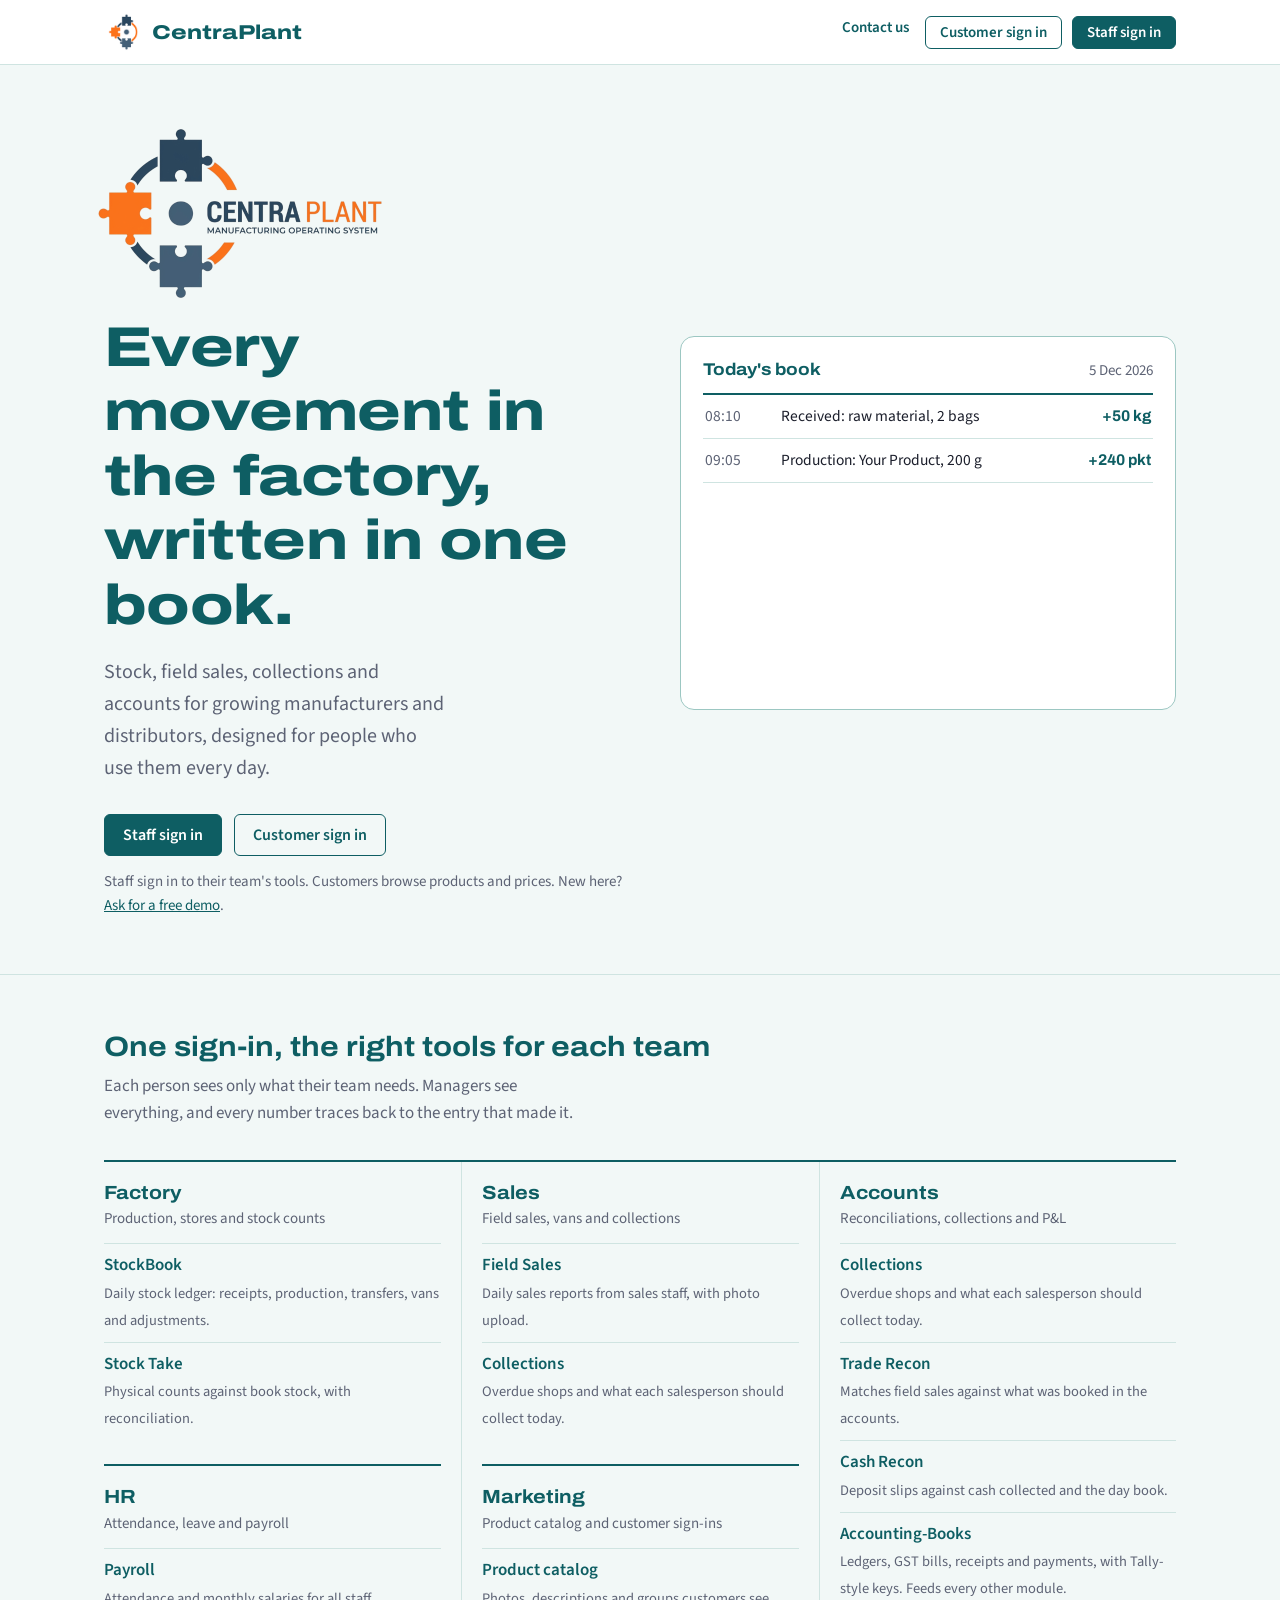
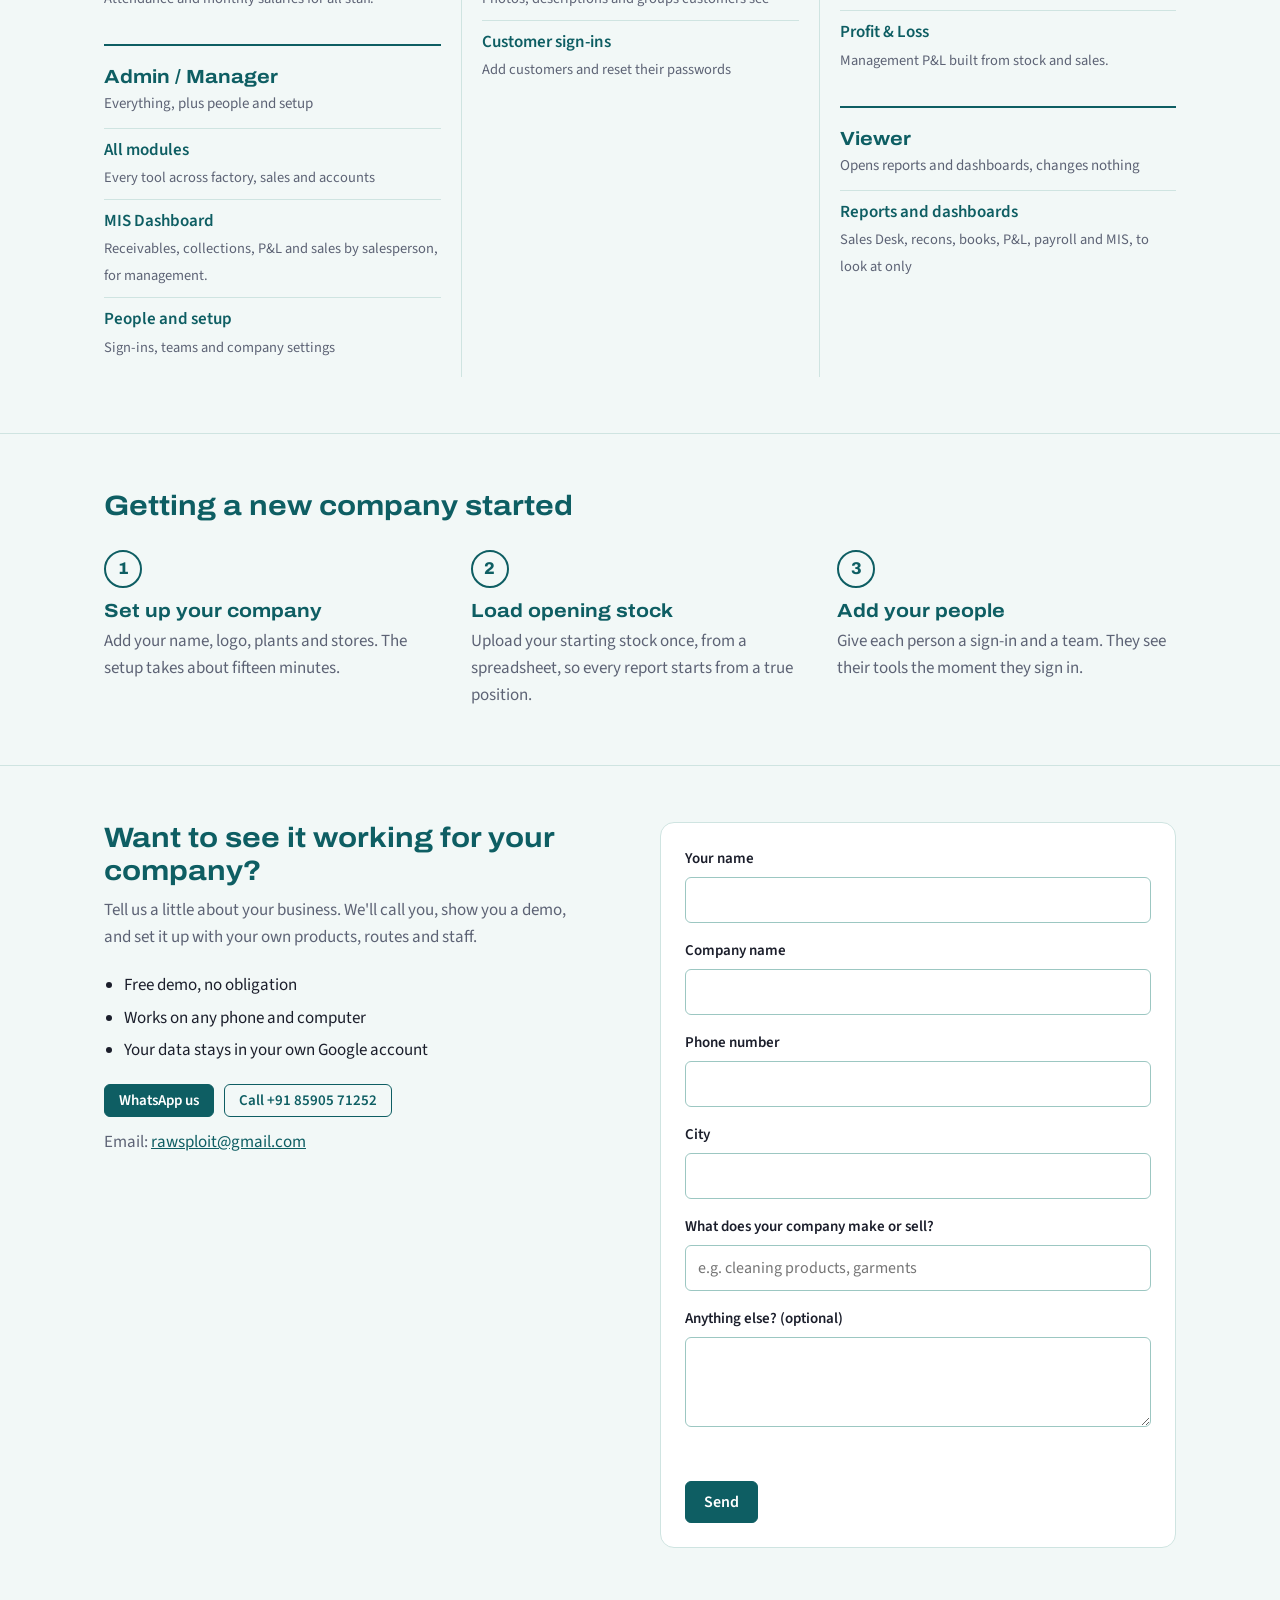
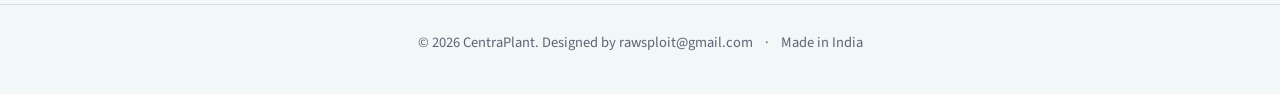
<file: index.html>
<!DOCTYPE html>
<html lang="en">
<head>
<meta charset="UTF-8">
<meta name="viewport" content="width=device-width, initial-scale=1">
<title>{site}: stock, sales and accounts in one place</title>
<meta name="description" content="Stock, sales and accounts for growing factories and distributors, in one place.">
<link rel="manifest" href="manifest.webmanifest">
<meta name="theme-color" content="#1F2A6B">
<link rel="icon" type="image/png" href="icons/favicon-64.png">
<link rel="apple-touch-icon" href="icons/apple-touch-icon.png">
<meta name="apple-mobile-web-app-capable" content="yes">
<meta name="mobile-web-app-capable" content="yes">
<meta name="apple-mobile-web-app-title" content="CentraPlant">
<meta name="apple-mobile-web-app-status-bar-style" content="default">
<link rel="stylesheet" href="assets/site.css">
<script src="assets/config.js"></script>
<script src="assets/site.js"></script>
<script src="assets/install.js"></script>
</head>
<body>

<header class="bar">
  <div class="wrap">
    <a class="brand" data-page="index.html" aria-label="Home">
      <img class="brand-logo" src="icons/brand-96.png" alt="" width="38" height="38">
      <span class="brand-name" data-site-name>CentraPlant</span>
    </a>
    <div class="bar-actions">
      <a class="bar-link" href="#contact">Contact us</a>
      <a class="btn btn-line btn-small" data-page="login.html" data-kind="customer">Customer sign in</a>
      <a class="btn btn-ink btn-small" data-page="login.html" data-kind="staff">Staff sign in</a>
    </div>
  </div>
</header>

<main>
  <section class="hero">
    <div class="wrap">
      <div>
        <img class="hero-logo" src="assets/logo-full.png" alt="CentraPlant, Manufacturing Operating System" width="284" height="169">
        <h1>Every movement in the factory, written in one book.</h1>
        <p class="lead">Stock, field sales, collections and accounts for growing manufacturers and distributors, designed for people who use them every day.</p>
        <div class="hero-actions">
          <a class="btn btn-ink" data-page="login.html" data-kind="staff">Staff sign in</a>
          <a class="btn btn-line" data-page="login.html" data-kind="customer">Customer sign in</a>
        </div>
        <p class="hero-note">Staff sign in to their team's tools. Customers browse products and prices.
          New here? <a href="#contact">Ask for a free demo</a>.</p>
      </div>

      <div class="book" aria-label="Example of a day's stock and cash movements">
        <div class="book-head">
          <h3>Today's book</h3>
          <span class="book-date" id="bookDate"></span>
        </div>
        <ul class="book-rows" id="bookRows"></ul>
        <span class="stamp" id="bookStamp" hidden>Balanced</span>
      </div>
    </div>
  </section>

  <section class="section" id="teams">
    <div class="wrap">
      <h2>One sign-in, the right tools for each team</h2>
      <p class="section-intro">Each person sees only what their team needs. Managers see everything, and every number traces back to the entry that made it.</p>
      <div class="teams" id="teamsGrid"></div>
    </div>
  </section>

  <section class="section">
    <div class="wrap">
      <h2>Getting a new company started</h2>
      <div class="steps">
        <div class="step"><h3>Set up your company</h3><p>Add your name, logo, plants and stores. The setup takes about fifteen minutes.</p></div>
        <div class="step"><h3>Load opening stock</h3><p>Upload your starting stock once, from a spreadsheet, so every report starts from a true position.</p></div>
        <div class="step"><h3>Add your people</h3><p>Give each person a sign-in and a team. They see their tools the moment they sign in.</p></div>
      </div>
    </div>
  </section>
  <section class="section contact" id="contact">
    <div class="wrap contact-wrap">
      <div>
        <h2>Want to see it working for your company?</h2>
        <p class="section-intro">Tell us a little about your business. We'll call you, show you a demo, and set it up with your own products, routes and staff.</p>
        <ul class="contact-points">
          <li>Free demo, no obligation</li>
          <li>Works on any phone and computer</li>
          <li>Your data stays in your own Google account</li>
        </ul>
        <p class="contact-direct" id="contactDirect"></p>
      </div>
      <form class="contact-form" id="contactForm" novalidate>
        <label class="field"><span>Your name</span><input id="cName" name="name" autocomplete="name" maxlength="80" required></label>
        <label class="field"><span>Company name</span><input id="cCompany" name="company" autocomplete="organization" maxlength="120" required></label>
        <label class="field"><span>Phone number</span><input id="cPhone" name="phone" type="tel" autocomplete="tel" inputmode="tel" maxlength="20" required></label>
        <label class="field"><span>City</span><input id="cCity" name="city" autocomplete="address-level2" maxlength="60"></label>
        <label class="field"><span>What does your company make or sell?</span><input id="cWhat" name="what" maxlength="120" placeholder="e.g. cleaning products, garments"></label>
        <label class="field"><span>Anything else? (optional)</span><textarea id="cNote" name="note" rows="3" maxlength="600"></textarea></label>
        <label class="hp" aria-hidden="true">Leave this empty<input id="cWebsite" name="website" tabindex="-1" autocomplete="off"></label>
        <p class="form-error" id="cError" role="alert"></p>
        <button class="btn btn-ink" type="submit" id="cSend">Send</button>
        <p class="contact-done" id="cDone" hidden></p>
      </form>
    </div>
  </section>
</main>

<footer class="foot">
  <div class="wrap">
    <span data-credit></span>
    <span>Made in India</span>
  </div>
</footer>

<script>
(function () {
  /* Contact form */
  (function () {
    var C = window.CONTACT || {}, f = document.getElementById("contactForm");
    var $ = function (id) { return document.getElementById(id); };
    C.email = Suite.contactInfo().email;
    $("contactDirect").innerHTML = Suite.contactHtml();
    f.addEventListener("submit", function (e) {
      e.preventDefault();
      var d = { name: $("cName").value.trim(), company: $("cCompany").value.trim(), phone: $("cPhone").value.trim(),
        city: $("cCity").value.trim(), what: $("cWhat").value.trim(), note: $("cNote").value.trim(), website: $("cWebsite").value };
      var err = !d.name ? "Please enter your name." : !d.company ? "Please enter your company name." :
        (d.phone.replace(/\D/g, "").length < 10) ? "Please enter a phone number we can call (10 digits or more)." : "";
      $("cError").textContent = err;
      if (err) return;
      if (d.website) return;               // filled in by a bot, not a person
      var text = "New enquiry from centraplant.com\n\nName: " + d.name + "\nCompany: " + d.company + "\nPhone: " + d.phone +
        "\nCity: " + (d.city || "-") + "\nMakes / sells: " + (d.what || "-") + "\n\n" + (d.note || "");
      function done(msg) { f.querySelectorAll(".field, #cSend").forEach(function (el) { el.hidden = true; }); $("cDone").textContent = msg; $("cDone").hidden = false; }
      if (C.leadsUrl) {
        $("cSend").disabled = true; $("cSend").textContent = "Sending…";
        fetch(C.leadsUrl, { method: "POST", headers: { "Content-Type": "text/plain;charset=utf-8" }, body: JSON.stringify(d) })
          .then(function (r) { return r.json(); })
          .then(function (r) { if (!r || !r.ok) throw new Error((r && r.error) || "not saved"); done("Thank you, " + d.name + ". We'll call you within one working day."); })
          .catch(function () {
            $("cSend").disabled = false; $("cSend").textContent = "Send";
            $("cError").innerHTML = 'That didn\'t go through. Please try again, or email us at <a href="mailto:' + Suite.esc(C.email || "") + '">' + Suite.esc(C.email || "") + "</a>.";
          });
      } else {
        location.href = "mailto:" + (C.email || "") + "?subject=" + encodeURIComponent("CentraPlant enquiry: " + d.company) + "&body=" + encodeURIComponent(text);
        done("Your email app should open with the details filled in. Press Send there and we'll call you within one working day.");
      }
    });
  })();

  /* Teams and their modules */
  var grid = document.getElementById("teamsGrid");
  var cards = window.TEAMS.map(function (t) {
    var mods = t.id === "admin"
      ? [{ name: "All modules", desc: "Every tool across factory, sales and accounts" }]
          .concat(window.MODULES.filter(function (m) { return !m.teams.length; }))
          .concat([{ name: "People and setup", desc: "Sign-ins, teams and company settings" }])
      : t.id === "viewer"
      ? [{ name: "Reports and dashboards", desc: "Sales Desk, recons, books, P&L, payroll and MIS, to look at only" }]
      : t.id === "marketing"
      ? [{ name: "Product catalog", desc: "Photos, descriptions and groups customers see" }, { name: "Customer sign-ins", desc: "Add customers and reset their passwords" }]
      : window.MODULES.filter(function (m) { return m.teams.indexOf(t.id) !== -1; });
    return '<div class="team"><h3>' + Suite.esc(t.name) + '</h3><p class="blurb">' + Suite.esc(t.blurb) + '</p><ul>' +
      mods.map(function (m) { return '<li><b>' + Suite.esc(m.name) + '</b><span>' + Suite.esc(m.desc) + '</span></li>'; }).join("") +
      '</ul></div>';
  });
  /* three stacked columns, so a long team doesn't leave gaps beside the short ones */
  var cols = [[], [], []];
  cards.forEach(function (html, i) { cols[i % 3].push(html); });
  grid.innerHTML = cols.map(function (c) { return '<div class="team-col">' + c.join("") + "</div>"; }).join("");

  /* Today's book: the day's entries write themselves in, once */
  var rows = [
    ["08:10", "Received: raw material, 2 bags",        "+50 kg",   ""],
    ["09:05", "Production: Your Product, 200 g",       "+240 pkt", ""],
    ["09:40", "Van 001 loaded for the north route",    "−180 pkt", "out"],
    ["12:15", "Cash collected: City Supermarket",      "₹ 8,450",  ""],
    ["15:30", "Returned from van 001",                 "+12 pkt",  ""],
    ["17:45", "Deposit slip matched to the day book",  "₹ 21,300", ""]
  ];
  var d = new Date();
  document.getElementById("bookDate").textContent =
    d.toLocaleDateString("en-IN", { day: "numeric", month: "short", year: "numeric" });
  var list = document.getElementById("bookRows");
  var still = window.matchMedia("(prefers-reduced-motion: reduce)").matches;
  function add(i) {
    var r = rows[i];
    var li = document.createElement("li");
    if (!still) li.className = "new";
    li.innerHTML = '<span class="t">' + r[0] + '</span><span class="what">' + r[1] +
      '</span><span class="qty ' + r[3] + '">' + r[2] + '</span>';
    list.appendChild(li);
  }
  if (still) { rows.forEach(function (_, i) { add(i); }); document.getElementById("bookStamp").hidden = false; }
  else {
    var i = 0;
    var timer = setInterval(function () {
      add(i++);
      if (i === rows.length) { clearInterval(timer); setTimeout(function () { document.getElementById("bookStamp").hidden = false; }, 500); }
    }, 650);
  }
})();
</script>
</body>
</html>
</file>
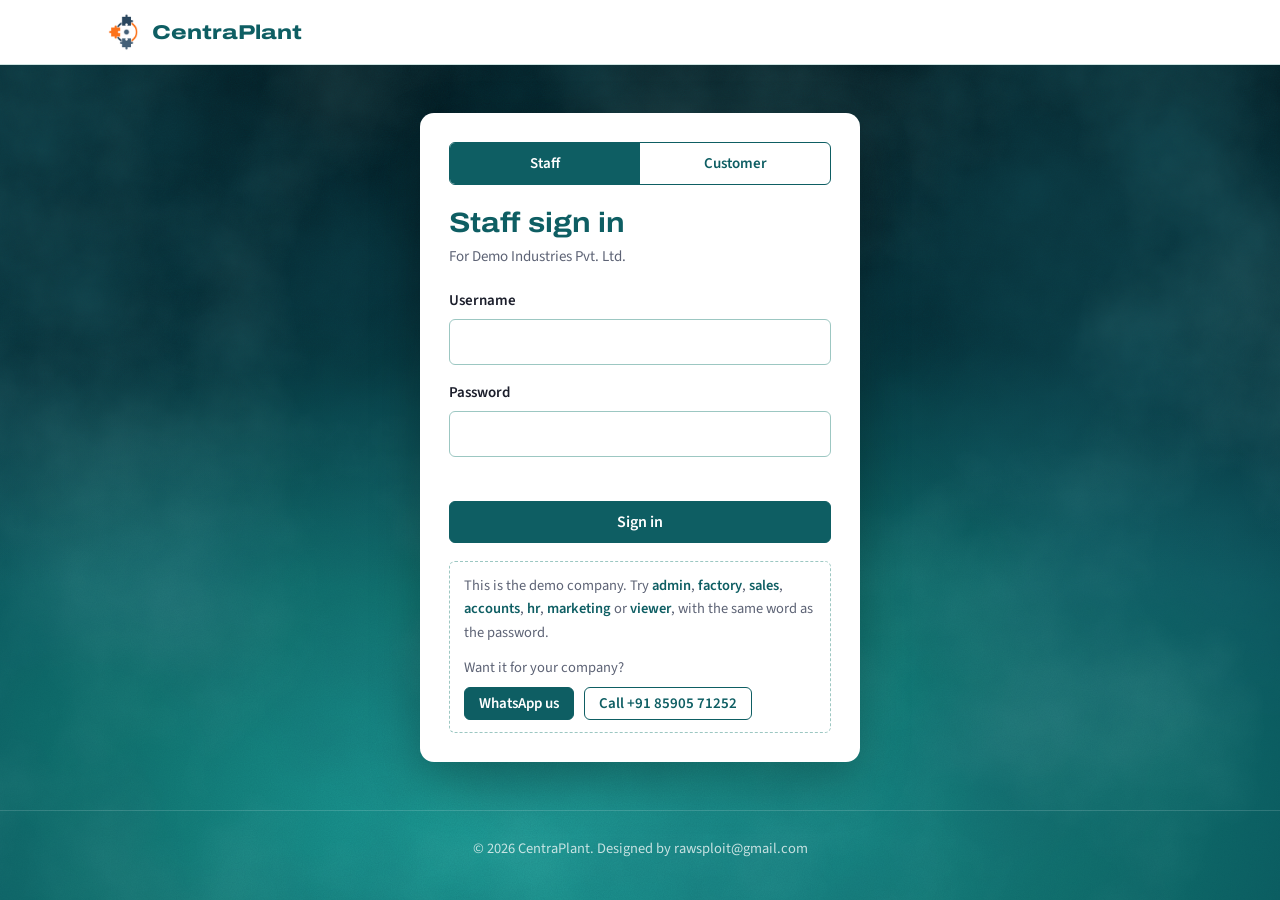
<file: billing.html>
<!DOCTYPE html>
<html lang="en">
<head>
<meta charset="UTF-8">
<meta name="viewport" content="width=device-width, initial-scale=1, viewport-fit=cover">
<title>Billing | {site}</title>
<link rel="manifest" href="manifest.webmanifest">
<meta name="theme-color" content="#1F2A6B">
<link rel="icon" type="image/png" href="icons/favicon-64.png">
<link rel="apple-touch-icon" href="icons/apple-touch-icon.png">
<meta name="apple-mobile-web-app-capable" content="yes">
<meta name="mobile-web-app-capable" content="yes">
<meta name="apple-mobile-web-app-title" content="CentraPlant">
<link rel="stylesheet" href="assets/site.css">
<script src="assets/config.js"></script>
<script src="assets/site.js"></script>
<style>
  body { background: var(--paper); }
  [hidden] { display: none !important; }
  .bl-top { position: sticky; top: 0; z-index: 10; background: var(--ink); color: #fff; padding: 10px 14px calc(10px); display: flex; align-items: center; gap: 10px; }
  .bl-top h1 { font-size: 17px; color: #fff; margin: 0; flex: 1; min-width: 0; white-space: nowrap; overflow: hidden; text-overflow: ellipsis; }
  .bl-top small { display: block; font: 500 12.5px var(--body); opacity: .85; }
  .bl-top .back { background: transparent; border: 0; color: #fff; font-size: 22px; padding: 2px 8px; cursor: pointer; }
  .sync { font: 600 12.5px var(--body); border-radius: 999px; padding: 4px 10px; background: rgba(255,255,255,.16); color: #fff; border: 0; cursor: pointer; white-space: nowrap; }
  .sync.wait { background: #FFF3D6; color: #8A5300; }
  .sync.off { background: #FDECEA; color: var(--danger); }
  .sync.ok { background: #E5F2EA; color: var(--stamp); }
  .bl-main { max-width: 640px; margin: 0 auto; padding: 14px 14px 110px; }
  .card { background: var(--sheet); border: 1px solid var(--rule-strong); border-radius: var(--radius-l); padding: 14px; margin-bottom: 12px; }
  .card h2 { font-size: 18px; margin: 0 0 6px; }
  .muted { color: var(--muted); }
  .sum { display: grid; grid-template-columns: repeat(3, 1fr); gap: 8px; margin-bottom: 12px; }
  .sum div { background: var(--sheet); border: 1px solid var(--rule); border-radius: 10px; padding: 8px 10px; }
  .sum b { display: block; font-family: var(--head); font-size: 17px; color: var(--ink); font-variant-numeric: tabular-nums; }
  .sum span { font-size: 12.5px; color: var(--muted); }
  .search { width: 100%; font: 400 16px var(--body); padding: 11px 13px; border: 1.5px solid var(--rule-strong); border-radius: 10px; margin-bottom: 10px; background: #fff; }
  .shop { display: flex; align-items: center; gap: 10px; width: 100%; text-align: left; background: var(--sheet); border: 1px solid var(--rule); border-radius: 12px; padding: 12px; margin-bottom: 8px; cursor: pointer; font: inherit; color: inherit; }
  .shop:active { background: var(--tint-1); }
  .shop .nm { flex: 1; min-width: 0; }
  .shop .nm b { display: block; font-weight: 600; }
  .shop .nm span { font-size: 13.5px; color: var(--muted); }
  .tag { font: 600 12.5px var(--body); border-radius: 999px; padding: 3px 9px; white-space: nowrap; }
  .tag.billed { background: var(--stamp-bg); color: var(--stamp); }
  .tag.skipped { background: #EEEEEE; color: #555; }
  .tag.wait { background: #FFF3D6; color: #8A5300; }
  .tag.err { background: #FDECEA; color: var(--danger); }
  .acts { display: grid; grid-template-columns: 1fr 1fr; gap: 10px; }
  .acts button { padding: 16px 10px; font: 600 16px var(--body); border-radius: 12px; border: 1.5px solid var(--ink); background: #fff; color: var(--ink); cursor: pointer; }
  .acts button.main { background: var(--ink); color: #fff; grid-column: 1 / -1; }
  .item { display: flex; align-items: center; gap: 10px; padding: 10px 0; border-bottom: 1px solid var(--rule); }
  .item .nm { flex: 1; min-width: 0; }
  .item .nm b { display: block; font-weight: 600; font-size: 15.5px; }
  .item .nm span { font-size: 13.5px; color: var(--muted); }
  .qstep { display: inline-flex; align-items: center; border: 1.5px solid var(--rule-strong); border-radius: 999px; overflow: hidden; background: #fff; }
  .qstep button { border: 0; background: transparent; width: 36px; height: 36px; font: 700 19px var(--body); color: var(--ink); cursor: pointer; }
  .qstep input { width: 46px; border: 0; text-align: center; font: 600 16px var(--body); -moz-appearance: textfield; background: transparent; }
  .qstep input::-webkit-outer-spin-button, .qstep input::-webkit-inner-spin-button { -webkit-appearance: none; margin: 0; }
  .free { font-size: 13px; color: var(--muted); display: flex; align-items: center; gap: 6px; margin-top: 4px; }
  .free input { width: 52px; font: 500 14px var(--body); padding: 3px 6px; border: 1px solid var(--rule-strong); border-radius: 6px; }
  .chips { display: flex; flex-wrap: wrap; gap: 8px; margin: 8px 0 12px; }
  .chips button { font: 600 15px var(--body); padding: 9px 14px; border-radius: 999px; border: 1.5px solid var(--rule-strong); background: #fff; color: var(--text); cursor: pointer; }
  .chips button[aria-pressed="true"] { background: var(--ink); border-color: var(--ink); color: #fff; }
  .field input, .field select, .field textarea { font-size: 16px; }
  .bar { position: fixed; left: 0; right: 0; bottom: 0; background: var(--sheet); border-top: 1px solid var(--rule-strong); padding: 10px 14px calc(10px + env(safe-area-inset-bottom)); z-index: 10; }
  .bar .in { max-width: 640px; margin: 0 auto; display: flex; align-items: center; gap: 12px; }
  .bar .tot { flex: 1; }
  .bar .tot b { font-family: var(--head); font-size: 22px; color: var(--ink); display: block; }
  .bar .tot span { font-size: 13px; color: var(--muted); }
  .bar .btn { padding: 13px 22px; font-size: 16px; }
  .msg { padding: 10px 12px; border-radius: 10px; font-size: 15px; margin-bottom: 12px; }
  .msg.ok { background: var(--stamp-bg); color: var(--stamp); }
  .msg.err { background: #FDECEA; color: var(--danger); }
  .msg.warn { background: #FFF3D6; color: #8A5300; }
  .qr-box { background: #fff; border: 1px solid var(--rule); border-radius: 12px; padding: 14px; margin: 0 auto 12px; max-width: 360px; text-align: center; }
  .qr-box svg { display: block; margin: 0 auto 8px; width: 220px; height: 220px; }
  .qr-box p { margin: 0; line-height: 1.5; }
  .receipt { background: #fff; border: 1px dashed var(--rule-strong); border-radius: 8px; padding: 14px; font: 13.5px/1.45 "Courier New", monospace; white-space: pre-wrap; color: #111; margin: 0 auto 12px; max-width: 360px; overflow-x: auto; }
  .stack { display: grid; gap: 10px; }
  .stack .btn { width: 100%; padding: 14px; font-size: 16px; }
  .list-line { display: flex; justify-content: space-between; gap: 10px; padding: 9px 0; border-bottom: 1px solid var(--rule); font-size: 15px; }
  .list-line:last-child { border-bottom: 0; }
  .list-line b { font-variant-numeric: tabular-nums; }
  .link-btn { background: none; border: 0; color: var(--ink); font: 600 15px var(--body); padding: 6px 0; cursor: pointer; text-decoration: underline; }
  .danger-btn { background: none; border: 0; color: var(--danger); font: 600 14px var(--body); padding: 6px 0; cursor: pointer; }
  @media print {
    body * { visibility: hidden !important; }
    #printArea, #printArea * { visibility: visible !important; }
    #printArea { position: absolute; left: 0; top: 0; border: 0; padding: 0; margin: 0; }
    #printText { border: 0; padding: 0; margin: 0; background: none; }
    #printQr { text-align: center; margin-top: 2mm; }
    #printQr svg { width: 34mm; height: 34mm; }
  }
</style>
<style id="pageSize">@media print { @page { size: 80mm auto; margin: 2mm; } }</style>
</head>
<body>
<header class="bl-top">
  <button class="back" id="backBtn" type="button" aria-label="Back" hidden>‹</button>
  <h1 id="title">Billing<small id="subtitle"></small></h1>
  <button class="sync" id="syncBtn" type="button">…</button>
</header>
<main class="bl-main" id="main"></main>
<div class="bar" id="bar" hidden><div class="in" id="barIn"></div></div>
<div id="printArea" hidden><pre id="printText" class="receipt"></pre><div id="printQr"></div></div>
<script src="assets/qr.js"></script>
<script src="assets/billing.js"></script>
</body>
</html>
</file>
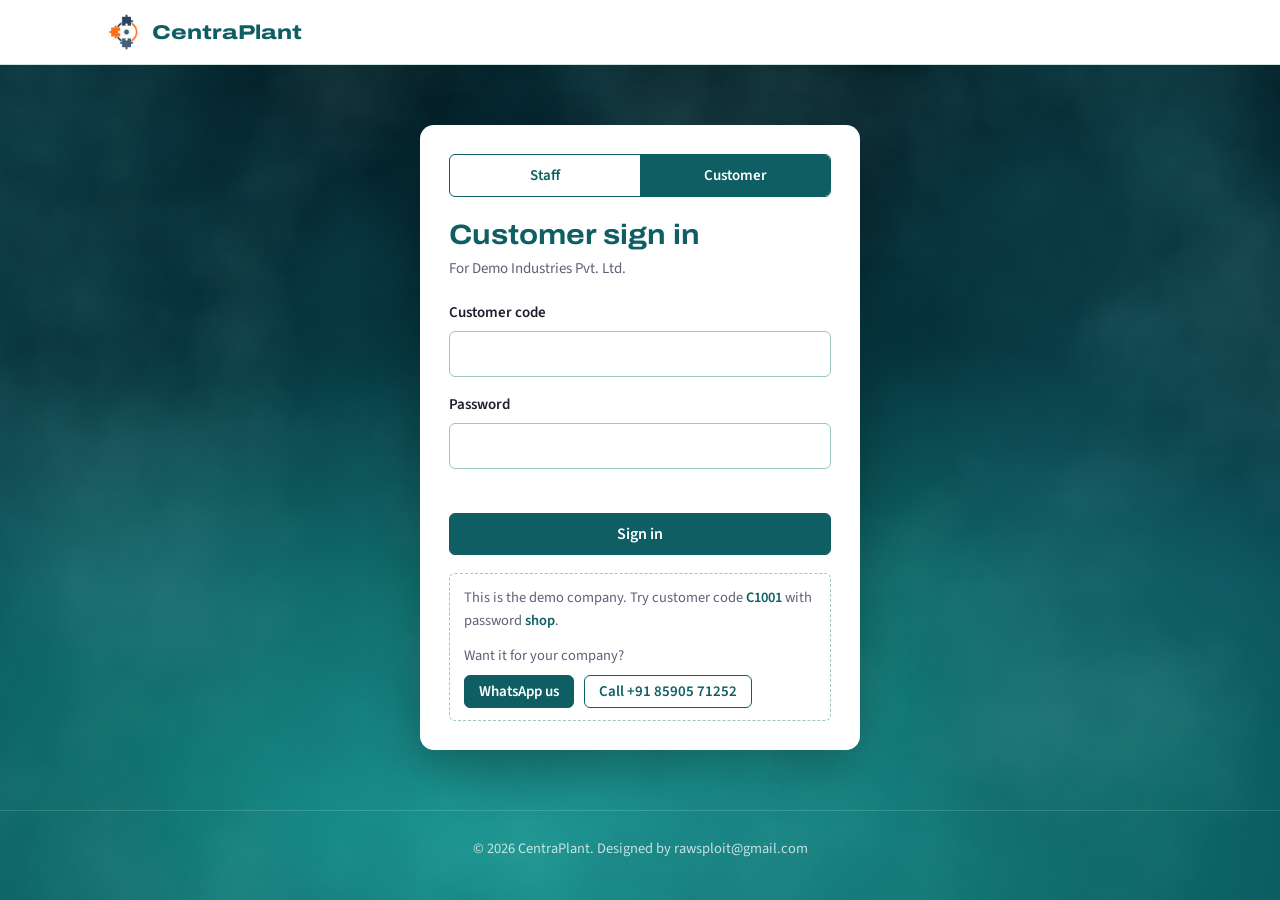
<file: catalog.html>
<!DOCTYPE html>
<html lang="en">
<head>
<meta charset="UTF-8">
<meta name="viewport" content="width=device-width, initial-scale=1">
<title>Products | {site}</title>
<link rel="manifest" href="manifest.webmanifest">
<meta name="theme-color" content="#1F2A6B">
<link rel="icon" type="image/png" href="icons/favicon-64.png">
<link rel="apple-touch-icon" href="icons/apple-touch-icon.png">
<meta name="apple-mobile-web-app-capable" content="yes">
<meta name="mobile-web-app-capable" content="yes">
<meta name="apple-mobile-web-app-title" content="CentraPlant">
<meta name="apple-mobile-web-app-status-bar-style" content="default">
<link rel="stylesheet" href="assets/site.css">
<script src="assets/config.js"></script>
<script src="assets/site.js"></script>
<script src="assets/install.js"></script>
<style>
  .drawer[hidden], .drawer-bg[hidden], .cart-bar[hidden], .view-switch[hidden] { display:none !important; }
  .cat-head { display:flex; justify-content:space-between; align-items:flex-end; gap:16px; flex-wrap:wrap; }
  .view-switch { display:flex; gap:8px; }
  .packs li { align-items:center; gap:10px; }
  .product .desc { color:var(--muted); font-size:14px; margin:4px 0 0; }
  .packs .pk { flex:1; min-width:0; }
  .packs .pk small { display:block; color:var(--muted); font-size:13px; }
  .qstep { display:inline-flex; align-items:center; border:1.5px solid var(--rule-strong); border-radius:999px; overflow:hidden; background:#fff; }
  .qstep button { border:0; background:transparent; width:30px; height:30px; font:700 17px var(--body); color:var(--ink); cursor:pointer; }
  .qstep button:hover { background:var(--tint-2); }
  .qstep input { width:42px; border:0; text-align:center; font:600 15px var(--body); color:var(--text); -moz-appearance:textfield; }
  .qstep input::-webkit-outer-spin-button, .qstep input::-webkit-inner-spin-button { -webkit-appearance:none; margin:0; }
  .add-btn { font:600 14px var(--body); padding:6px 14px; border-radius:999px; border:1.5px solid var(--ink); background:#fff; color:var(--ink); cursor:pointer; }
  .add-btn:hover { background:var(--tint-2); }
  .cart-bar { position:fixed; left:0; right:0; bottom:0; background:var(--ink); color:#fff; z-index:20; box-shadow:0 -4px 18px rgba(0,0,0,.12); }
  .cart-bar .wrap { display:flex; align-items:center; justify-content:space-between; gap:12px; padding-top:12px; padding-bottom:12px; }
  .cart-bar b { font-family:var(--head); font-size:18px; }
  .cart-bar span, .cart-bar button { white-space:nowrap; }
  @media (max-width:520px){ .cart-bar b { font-size:16px; } }
  .cart-bar button { background:#fff; color:var(--ink); border:0; }
  body.has-cart main { padding-bottom:96px !important; }
  .drawer-bg { position:fixed; inset:0; background:rgba(15,20,40,.38); z-index:30; }
  .drawer { position:fixed; top:0; right:0; bottom:0; width:min(440px,100%); background:var(--sheet); z-index:31; display:flex; flex-direction:column; box-shadow:-8px 0 30px rgba(0,0,0,.18); }
  .drawer-head { display:flex; justify-content:space-between; align-items:center; padding:18px 20px; border-bottom:1px solid var(--rule); }
  .drawer-body { flex:1; overflow:auto; padding:8px 20px 16px; }
  .drawer-foot { border-top:1px solid var(--rule); padding:16px 20px 20px; }
  .x-btn { border:0; background:transparent; font-size:26px; line-height:1; color:var(--muted); cursor:pointer; padding:4px 8px; }
  .cart-line { display:flex; align-items:center; gap:12px; padding:12px 0; border-bottom:1px solid var(--rule); }
  .cart-line .nm { flex:1; min-width:0; }
  .cart-line .nm b { display:block; color:var(--text); font-weight:600; }
  .cart-line .nm span { color:var(--muted); font-size:14px; }
  .cart-line .amt { font-family:var(--head); color:var(--ink); min-width:76px; text-align:right; font-variant-numeric:tabular-nums; }
  .rm { border:0; background:transparent; color:var(--danger); font:600 13.5px var(--body); cursor:pointer; padding:2px 0; }
  .total-row { display:flex; justify-content:space-between; align-items:baseline; margin-bottom:12px; }
  .total-row b { font-family:var(--head); font-size:22px; color:var(--ink); }
  .drawer textarea { width:100%; font:400 15px var(--body); padding:10px 12px; border:1.5px solid var(--rule-strong); border-radius:var(--radius-s); resize:vertical; min-height:64px; margin:6px 0 12px; }
  .drawer textarea:focus { border-color:var(--ink); outline:none; box-shadow:0 0 0 3px var(--tint-3); }
  .msg { padding:10px 12px; border-radius:var(--radius-s); font-size:15px; margin-bottom:12px; }
  .msg.ok { background:var(--stamp-bg); color:var(--stamp); }
  .msg.err { background:#FDECEA; color:var(--danger); }
  .orders { display:grid; gap:14px; }
  .order { background:var(--sheet); border:1px solid var(--rule-strong); border-radius:var(--radius-l); padding:16px 18px; }
  .order-top { display:flex; justify-content:space-between; gap:10px; flex-wrap:wrap; align-items:baseline; }
  .order-top h3 { font-size:17px; }
  .order .when { color:var(--muted); font-size:14px; }
  .pill { display:inline-block; font:600 13px var(--body); padding:3px 10px; border-radius:999px; }
  .pill.New { background:var(--tint-2); color:var(--ink); }
  .pill.Accepted { background:#FFF3D6; color:#8A5300; }
  .pill.Dispatched { background:var(--stamp-bg); color:var(--stamp); }
  .pill.Cancelled { background:#EEEEEE; color:#555; }
  .order table { width:100%; border-collapse:collapse; margin-top:10px; font-size:15px; }
  .order td { padding:6px 0; border-top:1px solid var(--rule); }
  .order td.n { text-align:right; font-variant-numeric:tabular-nums; }
  .order .note { color:var(--muted); font-size:14px; margin-top:8px; }
</style>
</head>
<body>

<header class="bar">
  <div class="wrap">
    <a class="brand" data-page="catalog.html" aria-label="Products">
      <img class="brand-logo" src="icons/brand-96.png" alt="" width="38" height="38">
      <span class="brand-name" data-client-name></span>
    </a>
    <div class="bar-actions">
      <span class="side-user" id="who" style="align-self:center"></span>
      <button class="btn btn-line btn-small" id="signOut" type="button">Sign out</button>
    </div>
  </div>
</header>

<main class="wrap" style="padding-top:32px;padding-bottom:48px">
  <div class="cat-head">
    <h1 style="font-size:34px" id="pageTitle">Products and prices</h1>
    <div class="view-switch" role="group" aria-label="View">
      <button class="chip" type="button" data-view="shop" aria-pressed="true">Products</button>
      <button class="chip" type="button" data-view="orders" aria-pressed="false">My orders</button>
    </div>
  </div>

  <section id="shopView">
    <div class="cat-tools">
      <input id="q" type="search" placeholder="Search products" aria-label="Search products">
      <div id="chips" role="group" aria-label="Category" style="display:flex;flex-wrap:wrap;gap:8px"></div>
    </div>
    <p id="state" style="color:var(--muted)">Loading products…</p>
    <div class="products" id="grid"></div>
  </section>

  <section id="ordersView" hidden>
    <p id="ordersState" style="color:var(--muted);margin-top:18px">Loading your orders…</p>
    <div class="orders" id="ordersList" style="margin-top:18px"></div>
  </section>
</main>

<div class="cart-bar" id="cartBar" hidden>
  <div class="wrap">
    <span><b id="cartCount">0 items</b> &nbsp;·&nbsp; <span id="cartTotal">₹ 0</span></span>
    <button class="btn btn-small" type="button" id="openCart">View list</button>
  </div>
</div>

<div class="drawer-bg" id="drawerBg" hidden></div>
<aside class="drawer" id="drawer" hidden aria-labelledby="drawerTitle" role="dialog" aria-modal="true">
  <div class="drawer-head">
    <h2 id="drawerTitle" style="font-size:22px">Your order list</h2>
    <button class="x-btn" type="button" id="closeCart" aria-label="Close">×</button>
  </div>
  <div class="drawer-body" id="cartLines"></div>
  <div class="drawer-foot">
    <div id="cartMsg"></div>
    <div class="total-row"><span>Total (at list prices)</span><b id="drawerTotal">₹ 0</b></div>
    <label for="note" style="font-weight:600;font-size:15px">Note for us (optional)</label>
    <textarea id="note" maxlength="500" placeholder="Delivery day, address changes, anything else"></textarea>
    <button class="btn btn-ink" type="button" id="sendOrder" style="width:100%">Send order</button>
    <p style="color:var(--muted);font-size:13.5px;margin-top:10px">We'll confirm stock and delivery. You can see the status under My orders.</p>
  </div>
</aside>

<footer class="foot"><div class="wrap"><span data-credit></span></div></footer>

<script>
(function () {
  var s = Suite.getSession();
  /* Marketing and admins can look at the page as customers see it (no ordering). */
  var PREVIEW = !!(s && s.kind === "staff" && (s.role === "admin" || s.role === "marketing") && Suite.params.get("preview") === "1");
  if (!s || (s.kind !== "customer" && !PREVIEW)) { location.replace(Suite.link("login.html", { as: "customer" })); return; }
  var $ = function (id) { return document.getElementById(id); };
  var esc = Suite.esc;
  $("who").textContent = s.name;
  $("signOut").onclick = function () { Suite.clearSession(); location.replace(Suite.link("index.html")); };
  if (PREVIEW) {
    $("who").textContent = "Customer view (preview)";
    $("signOut").textContent = "Back to the catalog editor";
    $("signOut").onclick = function () { location.href = Suite.link("portal.html", { m: "catalog" }); };
    document.querySelector(".view-switch").hidden = true;
    var note = document.createElement("p");
    note.className = "demo-hint"; note.style.margin = "14px 0 0";
    note.textContent = "This is how customers see your products. Ordering is switched off in this preview.";
    document.querySelector(".cat-head").after(note);
  }

  var DEMO = [
    { name: "Floor Cleaner",     category: "Cleaning", packs: [["1 L", 120], ["5 L", 520]] },
    { name: "Dish Wash Liquid",  category: "Cleaning", packs: [["500 ml", 85], ["2 L", 299]] },
    { name: "Toilet Cleaner",    category: "Cleaning", packs: [["500 ml", 95]] },
    { name: "Hand Wash",         category: "Personal care", packs: [["200 ml", 60], ["750 ml refill", 150]] },
    { name: "Glass Cleaner",     category: "Cleaning", packs: [["500 ml", 110]] },
    { name: "Laundry Detergent", category: "Laundry", packs: [["1 kg", 140], ["5 kg", 640]] }
  ];

  var MAX_QTY = 100000;
  var products = [], cat = "All", cart = {};
  var CART_KEY = (PREVIEW ? "preview:" : "cart:") + Suite.clientId() + ":" + s.user;
  var rupee = function (n) { return "₹ " + Number(n).toLocaleString("en-IN", { maximumFractionDigits: 2 }); };
  var keyOf = function (name, pack) { return name + "\u0001" + pack; };

  /* ---------- cart (kept on this device until sent) ---------- */
  function loadCart() {
    try { cart = JSON.parse(localStorage.getItem(CART_KEY) || "{}") || {}; } catch (e) { cart = {}; }
  }
  function saveCart() {
    try { localStorage.setItem(CART_KEY, JSON.stringify(cart)); } catch (e) {}
  }
  function priceOf(name, pack) {
    for (var i = 0; i < products.length; i++) if (products[i].name === name)
      for (var j = 0; j < products[i].packs.length; j++) if (products[i].packs[j][0] === pack) return products[i].packs[j][1];
    return null;
  }
  /* drop anything no longer in the list (product removed or renamed) */
  function pruneCart() {
    Object.keys(cart).forEach(function (k) {
      var c = cart[k];
      if (!c || priceOf(c.product, c.pack) === null || !(c.qty > 0)) delete cart[k];
    });
    saveCart();
  }
  function setQty(name, pack, qty) {
    qty = Math.max(0, Math.min(MAX_QTY, Math.floor(Number(qty) || 0)));
    var k = keyOf(name, pack);
    if (qty) cart[k] = { product: name, pack: pack, qty: qty }; else delete cart[k];
    saveCart();
    renderBar();
  }
  function cartLines() {
    return Object.keys(cart).map(function (k) {
      var c = cart[k], price = priceOf(c.product, c.pack) || 0;
      return { key: k, product: c.product, pack: c.pack, qty: c.qty, price: price, amount: price * c.qty };
    });
  }
  function renderBar() {
    var lines = cartLines();
    var count = lines.reduce(function (n, l) { return n + l.qty; }, 0);
    var total = lines.reduce(function (n, l) { return n + l.amount; }, 0);
    $("cartBar").hidden = PREVIEW || !lines.length || !$("ordersView").hidden;
    document.body.classList.toggle("has-cart", !!lines.length);
    $("cartCount").textContent = count + (count === 1 ? " item" : " items") + " in " + lines.length + (lines.length === 1 ? " line" : " lines");
    $("cartTotal").textContent = rupee(total);
    $("drawerTotal").textContent = rupee(total);
  }

  function stepper(name, pack, qty) {
    if (PREVIEW) return "";
    var data = ' data-name="' + esc(name) + '" data-pack="' + esc(pack) + '"';
    if (!qty) return '<button class="add-btn" type="button" data-act="add"' + data + ' aria-label="Add ' + esc(name + " " + pack) + '">Add</button>';
    return '<span class="qstep"><button type="button" data-act="dec"' + data + ' aria-label="One less">−</button>' +
      '<input type="number" inputmode="numeric" min="0" max="' + MAX_QTY + '" value="' + qty + '"' + data + ' aria-label="Quantity of ' + esc(name + " " + pack) + '">' +
      '<button type="button" data-act="inc"' + data + ' aria-label="One more">+</button></span>';
  }

  /* ---------- products ---------- */
  function render() {
    var q = $("q").value.trim().toLowerCase();
    var list = products.filter(function (p) {
      return (cat === "All" || p.category === cat) && (!q || p.name.toLowerCase().indexOf(q) !== -1);
    });
    $("state").textContent = products.length ? (list.length ? "" : "No products match that search. Clear it to see everything.")
      : "No products are listed yet. Please check back soon.";
    $("grid").innerHTML = list.map(function (p) {
      var pic = p.image ? '<img src="' + esc(p.image) + '" alt="">' : esc(p.name.charAt(0));
      return '<article class="product"><div class="pic">' + pic + '</div><div class="info"><span class="cat">' + esc(p.category) +
        "</span><h3>" + esc(p.name) + "</h3>" + (p.description ? '<p class="desc">' + esc(p.description) + "</p>" : "") + '<ul class="packs">' +
        p.packs.map(function (k) {
          var c = cart[keyOf(p.name, k[0])];
          return '<li><span class="pk">' + esc(k[0]) + '<small>' + rupee(k[1]) + '</small></span>' + stepper(p.name, k[0], c ? c.qty : 0) + "</li>";
        }).join("") +
        "</ul></div></article>";
    }).join("");
  }
  function chips() {
    var cats = ["All"].concat(products.map(function (p) { return p.category; })
      .filter(function (c, i, a) { return a.indexOf(c) === i; }));
    $("chips").innerHTML = cats.length > 2 ? cats.map(function (c) {
      return '<button class="chip" type="button" data-cat="' + esc(c) + '" aria-pressed="' + (c === cat) + '">' + esc(c) + "</button>";
    }).join("") : "";
  }
  $("chips").addEventListener("click", function (e) {
    var b = e.target.closest("[data-cat]"); if (!b) return;
    cat = b.dataset.cat; chips(); render();
  });
  $("q").addEventListener("input", render);

  /* steppers in the grid and in the drawer share one handler */
  function onStep(e, after) {
    var b = e.target.closest("[data-act]"); if (!b) return;
    var name = b.dataset.name, pack = b.dataset.pack, c = cart[keyOf(name, pack)], q = c ? c.qty : 0;
    if (b.dataset.act === "add" || b.dataset.act === "inc") q++;
    else if (b.dataset.act === "dec") q--;
    else if (b.dataset.act === "rm") q = 0;
    setQty(name, pack, q);
    after();
  }
  function onType(e, after) {
    var i = e.target; if (i.tagName !== "INPUT" || !i.dataset.name) return;
    setQty(i.dataset.name, i.dataset.pack, i.value);
    after();
  }
  $("grid").addEventListener("click", function (e) { onStep(e, render); });
  $("grid").addEventListener("change", function (e) { onType(e, render); });

  /* ---------- drawer ---------- */
  function renderDrawer() {
    var lines = cartLines();
    $("cartLines").innerHTML = lines.length ? lines.map(function (l) {
      var data = ' data-name="' + esc(l.product) + '" data-pack="' + esc(l.pack) + '"';
      return '<div class="cart-line"><div class="nm"><b>' + esc(l.product) + '</b><span>' + esc(l.pack) + " · " + rupee(l.price) + ' each</span><br>' +
        '<button class="rm" type="button" data-act="rm"' + data + '>Remove</button></div>' +
        stepper(l.product, l.pack, l.qty) + '<span class="amt">' + rupee(l.amount) + "</span></div>";
    }).join("") : '<p style="color:var(--muted);padding:18px 0">Your list is empty. Tap Add next to a product to put it here.</p>';
    $("sendOrder").disabled = !lines.length;
  }
  function openDrawer() { $("cartMsg").innerHTML = ""; renderDrawer(); $("drawer").hidden = false; $("drawerBg").hidden = false; $("closeCart").focus(); }
  function closeDrawer() { $("drawer").hidden = true; $("drawerBg").hidden = true; render(); }
  $("openCart").onclick = openDrawer;
  $("closeCart").onclick = closeDrawer;
  $("drawerBg").onclick = closeDrawer;
  document.addEventListener("keydown", function (e) { if (e.key === "Escape" && !$("drawer").hidden) closeDrawer(); });
  $("cartLines").addEventListener("click", function (e) { onStep(e, renderDrawer); });
  $("cartLines").addEventListener("change", function (e) { onType(e, renderDrawer); });

  $("sendOrder").onclick = function () {
    var lines = cartLines();
    if (!lines.length) return;
    var btn = $("sendOrder");
    btn.disabled = true; btn.textContent = "Sending…";
    $("cartMsg").innerHTML = "";
    var items = lines.map(function (l) { return { product: l.product, pack: l.pack, qty: l.qty }; });
    var note = $("note").value.trim();
    var send = Suite.isDemo() ? demoPlace(items, note) : Suite.api("placeOrder", { token: s.token, items: items, note: note });
    send.then(function (res) {
      if (!res.ok) throw new Error(res.message || "The order didn't go through.");
      cart = {}; saveCart(); $("note").value = "";
      renderDrawer(); renderBar();
      $("cartMsg").innerHTML = '<div class="msg ok">Sent. Your order number is <b>' + esc(res.order_id) + '</b>. We\'ll confirm it soon.</div>';
      ordersLoaded = false;
    }).catch(function (err) {
      $("cartMsg").innerHTML = '<div class="msg err">' + esc(err.message || "The order didn't go through.") + " Your list is still here. Try again.</div>";
    }).then(function () { btn.textContent = "Send order"; btn.disabled = !cartLines().length; });
  };

  /* ---------- my orders ---------- */
  var ordersLoaded = false;
  function fmtWhen(iso) {
    if (!iso) return "";
    var d = new Date(iso);
    return d.toLocaleDateString("en-IN", { day: "numeric", month: "short" }) + ", " + d.toLocaleTimeString("en-IN", { hour: "numeric", minute: "2-digit" });
  }
  var STATUS_TEXT = { New: "Sent", Accepted: "Accepted", Dispatched: "Dispatched", Cancelled: "Cancelled" };
  function loadOrders() {
    $("ordersState").textContent = "Loading your orders…";
    $("ordersList").innerHTML = "";
    var load = Suite.isDemo() ? Promise.resolve({ ok: true, orders: demoOrders() }) : Suite.api("myOrders", { token: s.token });
    load.then(function (res) {
      if (!res.ok) throw new Error(res.message || "Couldn't load your orders.");
      ordersLoaded = true;
      var list = res.orders || [];
      $("ordersState").textContent = list.length ? "Your last " + list.length + (list.length === 1 ? " order" : " orders") + "." : "You haven't sent an order yet.";
      $("ordersList").innerHTML = list.map(function (o) {
        return '<article class="order"><div class="order-top"><h3>' + esc(o.order_id) + '</h3><span class="pill ' + esc(o.status) + '">' +
          esc(STATUS_TEXT[o.status] || o.status) + '</span></div><div class="when">Sent ' + esc(fmtWhen(o.created)) +
          (o.status_at && o.status !== "New" ? " · " + esc(STATUS_TEXT[o.status] || o.status) + " " + esc(fmtWhen(o.status_at)) : "") + "</div>" +
          "<table>" + o.lines.map(function (l) {
            return "<tr><td>" + esc(l.product) + " · " + esc(l.pack) + '</td><td class="n">× ' + l.qty + '</td><td class="n">' + rupee(l.amount) + "</td></tr>";
          }).join("") + '<tr><td><b>Total</b></td><td></td><td class="n"><b>' + rupee(o.total) + "</b></td></tr></table>" +
          (o.note ? '<div class="note">Note: ' + esc(o.note) + "</div>" : "") +
          (o.status === "New" ? '<div class="note">Changes? Call us and mention the order number.</div>' : "") +
          "</article>";
      }).join("");
    }).catch(function (err) {
      $("ordersState").textContent = (err.message || "Couldn't load your orders.") + " Refresh the page to try again.";
    });
  }

  document.querySelector(".view-switch").addEventListener("click", function (e) {
    var b = e.target.closest("[data-view]"); if (!b) return;
    var orders = b.dataset.view === "orders";
    document.querySelectorAll(".view-switch [data-view]").forEach(function (x) { x.setAttribute("aria-pressed", x === b); });
    $("shopView").hidden = orders; $("ordersView").hidden = !orders;
    $("pageTitle").textContent = orders ? "My orders" : "Products and prices";
    renderBar();
    if (orders) loadOrders();
  });

  /* ---------- demo company (no server) ---------- */
  var DEMO_KEY = "demoOrders:" + s.user;
  function demoOrders() { try { return JSON.parse(localStorage.getItem(DEMO_KEY) || "[]"); } catch (e) { return []; } }
  function demoPlace(items, note) {
    var list = demoOrders(), now = new Date();
    var id = "ORD-" + String(now.getFullYear()).slice(2) + ("0" + (now.getMonth() + 1)).slice(-2) + ("0" + now.getDate()).slice(-2) + "-" + ("00" + (list.length + 1)).slice(-3);
    var lines = items.map(function (it) { var p = priceOf(it.product, it.pack) || 0; return { product: it.product, pack: it.pack, qty: it.qty, price: p, amount: p * it.qty }; });
    var total = lines.reduce(function (n, l) { return n + l.amount; }, 0);
    list.unshift({ order_id: id, created: now.toISOString(), status: "New", status_at: "", note: note, lines: lines, total: total });
    try { localStorage.setItem(DEMO_KEY, JSON.stringify(list.slice(0, 20))); } catch (e) {}
    return Promise.resolve({ ok: true, order_id: id, total: total });
  }

  /* ---------- start ---------- */
  loadCart();
  var load = Suite.isDemo()
    ? Promise.resolve({ ok: true, products: DEMO })
    : Suite.api("catalog", { token: s.token });
  load.then(function (res) {
    if (!res.ok) throw new Error(res.message || "Couldn't load products.");
    products = res.products || [];
    pruneCart();
    chips(); render(); renderBar();
  }).catch(function (err) {
    $("state").textContent = (err.message || "Couldn't load products.") + " Refresh the page to try again.";
  });
})();
</script>
</body>
</html>
</file>
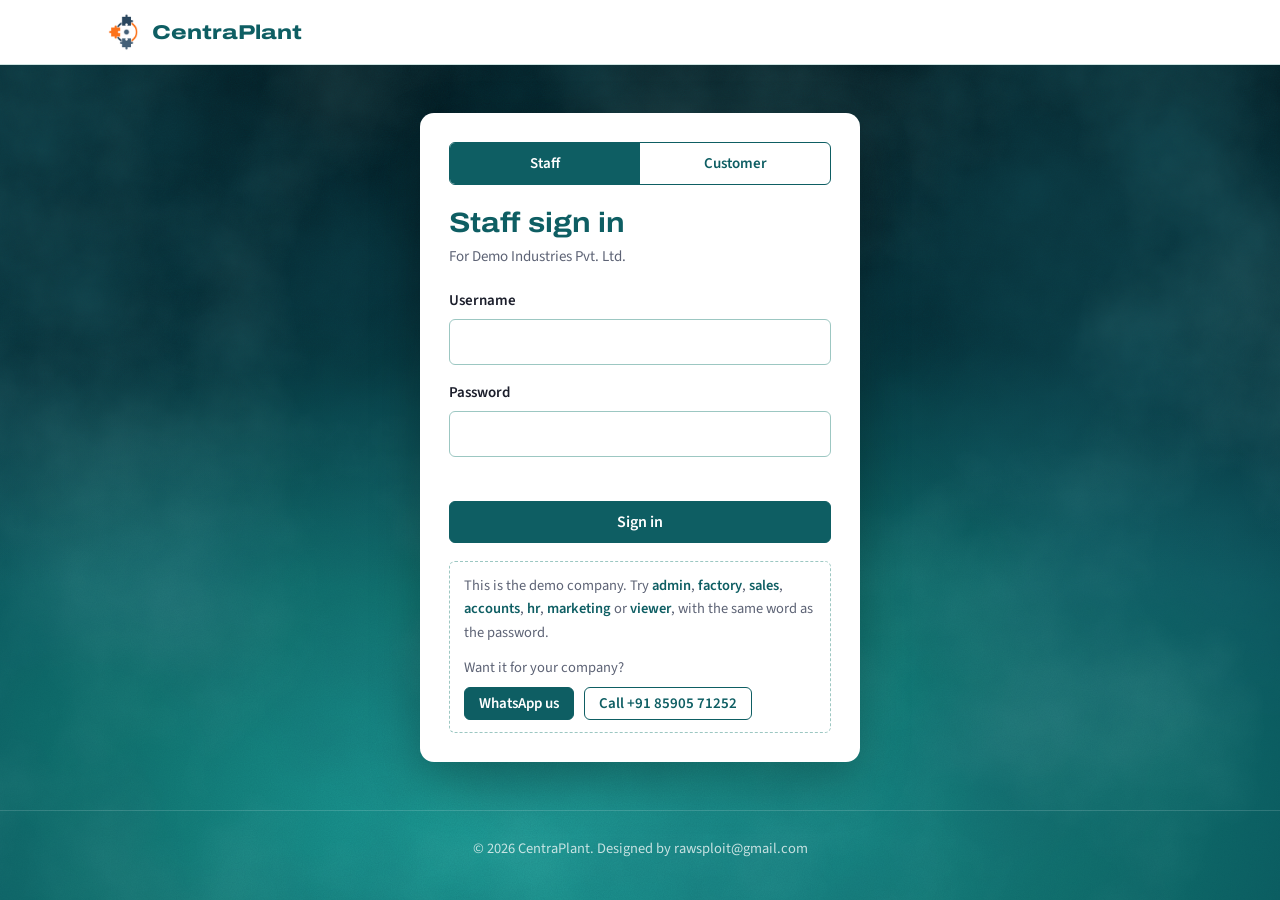
<file: invoice.html>
<!DOCTYPE html>
<html lang="en">
<head>
<meta charset="UTF-8">
<meta name="viewport" content="width=device-width, initial-scale=1">
<title>Tax invoice | {site}</title>
<link rel="icon" type="image/png" href="icons/favicon-64.png">
<link rel="stylesheet" href="assets/site.css">
<script src="assets/config.js"></script>
<script src="assets/site.js"></script>
<script src="assets/qr.js"></script>
<style>
  body { background: #E9ECF3; }
  .inv-actions { max-width: 210mm; margin: 18px auto 10px; display: flex; gap: 10px; justify-content: flex-end; padding: 0 10px; }
  .inv { background: #fff; color: #111; width: 210mm; min-height: 297mm; margin: 0 auto 30px; padding: 14mm 13mm; box-shadow: 0 2px 14px rgba(0,0,0,.12); font: 12.5px/1.4 "Source Sans 3", "Segoe UI", Arial, sans-serif; position: relative; }
  .inv h1 { font: 800 22px var(--head); color: #111; margin: 0; letter-spacing: .2px; }
  .inv .top { display: flex; justify-content: space-between; gap: 20px; border-bottom: 2px solid #111; padding-bottom: 10px; }
  .inv .doc { text-align: right; }
  .inv .doc .ttl { font: 800 17px var(--head); letter-spacing: 1px; }
  .inv .doc .copy { font-size: 11px; color: #555; }
  .inv .muted { color: #555; }
  .inv .parties { display: grid; grid-template-columns: 1fr 1fr; gap: 0; border: 1px solid #999; margin-top: 12px; }
  .inv .parties > div { padding: 8px 10px; }
  .inv .parties > div + div { border-left: 1px solid #999; }
  .inv .lbl { font-size: 10.5px; text-transform: uppercase; letter-spacing: .6px; color: #555; font-weight: 700; margin-bottom: 3px; }
  .inv table.items { width: 100%; border-collapse: collapse; margin-top: 12px; }
  .inv table.items th, .inv table.items td { border: 1px solid #999; padding: 5px 6px; vertical-align: top; }
  .inv table.items th { background: #F1F3F7; font-size: 11px; text-align: center; }
  .inv td.n { text-align: right; font-variant-numeric: tabular-nums; white-space: nowrap; }
  .inv td.c { text-align: center; }
  .inv tfoot td { font-weight: 700; background: #FAFBFC; }
  .inv .bottom { display: grid; grid-template-columns: 1.2fr 1fr; gap: 14px; margin-top: 12px; }
  .inv .box { border: 1px solid #999; padding: 8px 10px; }
  .inv .totals div { display: flex; justify-content: space-between; padding: 3px 0; }
  .inv .totals .grand { border-top: 2px solid #111; margin-top: 4px; padding-top: 6px; font: 800 15px var(--head); }
  .inv .words { margin-top: 10px; font-weight: 600; }
  .inv .sign { margin-top: 26px; font-size: 11.5px; display: flex; justify-content: space-between; align-items: flex-end; }
  .inv .sign .who { text-align: center; min-width: 200px; border-top: 1px solid #111; padding-top: 4px; }
  .inv .foot { position: absolute; left: 13mm; right: 13mm; bottom: 9mm; text-align: center; font-size: 10.5px; color: #777; }
  .inv .stamp { position: absolute; top: 46%; left: 50%; transform: translate(-50%, -50%) rotate(-18deg); font: 900 74px var(--head); color: rgba(180,35,24,.16); border: 6px solid rgba(180,35,24,.16); padding: 6px 24px; border-radius: 10px; pointer-events: none; }
  .err { max-width: 560px; margin: 60px auto; background: #fff; padding: 24px; border-radius: 12px; }
  @media screen and (max-width: 820px) { .inv { width: auto; min-height: 0; padding: 18px; margin: 0 8px 20px; } .inv .parties, .inv .bottom { grid-template-columns: 1fr; } .inv .parties > div + div { border-left: 0; border-top: 1px solid #999; } .inv .foot { position: static; margin-top: 20px; } }
  @media print {
    body { background: #fff; }
    .inv-actions { display: none; }
    .inv { box-shadow: none; margin: 0; width: auto; min-height: 0; padding: 0; }
    .inv .foot { position: static; margin-top: 18px; }
    @page { size: A4; margin: 12mm; }
  }
  .inv-qr { display: flex; gap: 10px; align-items: center; margin-top: 8px; }
  .inv-qr svg { flex: none; width: 28mm; height: 28mm; }
</style>
</head>
<body>
<div class="inv-actions"><button class="btn btn-line" type="button" onclick="window.close()">Close</button><button class="btn btn-ink" type="button" id="printBtn" disabled>Print / Save as PDF</button></div>
<div id="out"><p style="text-align:center;margin-top:60px">Loading the invoice…</p></div>
<script>
(function () {
  "use strict";
  var esc = Suite.esc;
  var s = Suite.getSession();
  var no = Suite.params.get("no") || "";
  if (!s || s.kind !== "staff") { location.replace(Suite.link("login.html")); return; }

  /* UPI QR for what is still due (or the total of a UPI bill); none on fully paid cash/cheque bills or cancelled ones */
  function invoiceQr(b, c) {
    if (b.kind !== "BILL" || String(b.status).toLowerCase() === "cancelled" || !c.upi || !c.upi_qr || c.upi_qr === "off" || !window.QR) return "";
    var due = b.pay_mode === "UPI" ? (b.paid || b.total) : Math.round((b.total - b.paid) * 100) / 100;
    if (!(due > 0.005)) return "";
    var amt = c.upi_qr === "amount" ? due : 0;
    return '<div class="inv-qr">' + QR.svg(QR.upiLink({ upi: c.upi, name: c.name, amount: amt, note: b.bill_no }), 110) +
      "<div><b>Scan to pay" + (amt ? " " + n2(amt) : "") + "</b><br>with any UPI app" + (amt ? "<br><small>Note: " + esc(b.bill_no) + "</small>" : "") + "</div></div>";
  }
  function n2(v) { return Number(v || 0).toLocaleString("en-IN", { minimumFractionDigits: 2, maximumFractionDigits: 2 }); }
  function niceDate(ymd) { var p = String(ymd).split("-"); return p.length === 3 ? p[2] + "-" + p[1] + "-" + p[0] : ymd; }

  /* Rupees in words, Indian style (lakh, crore). */
  var ONES = ["", "One", "Two", "Three", "Four", "Five", "Six", "Seven", "Eight", "Nine", "Ten", "Eleven", "Twelve", "Thirteen", "Fourteen", "Fifteen", "Sixteen", "Seventeen", "Eighteen", "Nineteen"];
  var TENS = ["", "", "Twenty", "Thirty", "Forty", "Fifty", "Sixty", "Seventy", "Eighty", "Ninety"];
  function two(n) { return n < 20 ? ONES[n] : TENS[Math.floor(n / 10)] + (n % 10 ? " " + ONES[n % 10] : ""); }
  function three(n) { return (n >= 100 ? ONES[Math.floor(n / 100)] + " Hundred" + (n % 100 ? " " : "") : "") + (n % 100 ? two(n % 100) : ""); }
  function words(amount) {
    var r = Math.floor(Math.abs(amount)), p = Math.round((Math.abs(amount) - r) * 100), out = [];
    var crore = Math.floor(r / 10000000); r %= 10000000;
    var lakh = Math.floor(r / 100000); r %= 100000;
    var thou = Math.floor(r / 1000); r %= 1000;
    if (crore) out.push(three(crore) + " Crore");
    if (lakh) out.push(two(lakh) + " Lakh");
    if (thou) out.push(two(thou) + " Thousand");
    if (r) out.push(three(r));
    var txt = "Rupees " + (out.length ? out.join(" ") : "Zero");
    if (p) txt += " and " + two(p) + " Paise";
    return txt + " Only";
  }

  function render(d) {
    var b = d.bill, c = d.company, shop = d.shop || {};
    var inter = b.igst > 0;
    var title = b.kind === "RETURN" ? "CREDIT NOTE" : b.kind === "COLLECTION" ? "RECEIPT" : "TAX INVOICE";
    document.title = title.charAt(0) + title.slice(1).toLowerCase() + " " + b.bill_no;
    var stateCode = function (g) { var m = /^(\d{2})/.exec(g || ""); return m ? m[1] : ""; };
    var rows = d.lines.map(function (l, i) {
      var unit = l.qty ? l.taxable / l.qty : 0;
      return "<tr><td class=\"c\">" + (i + 1) + "</td><td>" + esc(l.product) + (l.pack ? " – " + esc(l.pack) : "") + "</td><td class=\"c\">" + esc(l.hsn) +
        "</td><td class=\"n\">" + l.qty + (l.free_qty ? "<br><small>+" + l.free_qty + " free</small>" : "") + "</td><td class=\"n\">" + n2(unit) + "</td><td class=\"n\">" + n2(l.taxable) +
        "</td><td class=\"c\">" + l.gst + "%</td>" + (inter ? "<td class=\"n\">" + n2(l.igst) + "</td>" : "<td class=\"n\">" + n2(l.cgst) + "</td><td class=\"n\">" + n2(l.sgst) + "</td>") +
        "<td class=\"n\">" + n2(l.total) + "</td></tr>";
    }).join("");
    var totQty = d.lines.reduce(function (a, l) { return a + l.qty; }, 0);
    var html = '<div class="inv">' + (b.status === "Cancelled" ? '<div class="stamp">CANCELLED</div>' : "") +
      '<div class="top"><div><h1>' + esc(c.name) + "</h1>" +
      [c.address, [c.state, c.pincode].filter(Boolean).join(" – "), c.phone ? "Phone " + c.phone : "", c.email].filter(Boolean).map(function (x) { return "<div>" + esc(x) + "</div>"; }).join("") +
      (c.gstin ? "<div><b>GSTIN: " + esc(c.gstin) + "</b></div>" : "") + "</div>" +
      '<div class="doc"><div class="ttl">' + title + '</div><div class="copy">Original for recipient</div>' +
      "<div style=\"margin-top:8px\"><b>No:</b> " + esc(b.bill_no) + "</div><div><b>Date:</b> " + esc(niceDate(b.bill_date)) + "</div>" +
      (c.gstin ? "<div><b>State code:</b> " + esc(stateCode(c.gstin)) + (c.state ? " " + esc(c.state) : "") + "</div>" : "") +
      (b.ref_bill ? "<div><b>Against bill:</b> " + esc(b.ref_bill) + "</div>" : "") + "</div></div>" +
      '<div class="parties"><div><div class="lbl">Bill to</div><b>' + esc(shop.name || b.shop_name) + "</b>" +
      (shop.address ? "<div>" + esc(shop.address) + "</div>" : "") + (shop.phone ? "<div>Phone " + esc(shop.phone) + "</div>" : "") +
      ((shop.gstin || b.shop_gstin) ? "<div><b>GSTIN: " + esc(shop.gstin || b.shop_gstin) + "</b> · State code " + esc(stateCode(shop.gstin || b.shop_gstin)) + "</div>" : '<div class="muted">Unregistered (no GSTIN)</div>') +
      '</div><div><div class="lbl">Details</div><div>Customer code: ' + esc(b.shop_id) + "</div><div>Route: " + esc(b.route_id) + "</div><div>Sold by: " + esc(b.user_name) +
      "</div><div>Payment: " + esc(b.pay_mode) + "</div>" + (b.note ? "<div>Note: " + esc(b.note) + "</div>" : "") + "</div></div>";

    if (b.kind !== "COLLECTION") {
      html += '<table class="items"><thead><tr><th style="width:28px">#</th><th>Item</th><th>HSN</th><th>Qty</th><th>Rate</th><th>Taxable</th><th>GST</th>' +
        (inter ? "<th>IGST</th>" : "<th>CGST</th><th>SGST</th>") + "<th>Amount</th></tr></thead><tbody>" + rows + "</tbody>" +
        '<tfoot><tr><td></td><td>Total</td><td></td><td class="n">' + totQty + '</td><td></td><td class="n">' + n2(b.taxable) + "</td><td></td>" +
        (inter ? '<td class="n">' + n2(b.igst) + "</td>" : '<td class="n">' + n2(b.cgst) + '</td><td class="n">' + n2(b.sgst) + "</td>") +
        '<td class="n">' + n2(b.taxable + b.cgst + b.sgst + b.igst) + "</td></tr></tfoot></table>";
    }
    html += '<div class="bottom"><div class="box"><div class="lbl">Payment details</div>' +
      (c.upi ? "<div>UPI ID: <b>" + esc(c.upi) + "</b></div>" : "") +
      (c.bank ? "<div>Bank: " + esc(c.bank) + "</div>" : "") + (c.account ? "<div>Account no: " + esc(c.account) + "</div>" : "") + (c.ifsc ? "<div>IFSC: " + esc(c.ifsc) + "</div>" : "") +
      (!c.upi && !c.bank ? '<div class="muted">Add UPI and bank details in Company setup to show them here.</div>' : "") +
      (b.kind === "BILL" ? "<div style=\"margin-top:6px\">Paid: " + n2(b.paid) + (b.total - b.paid > 0.005 ? " · Balance due: <b>" + n2(b.total - b.paid) + "</b>" : "") + "</div>" : "") +
      invoiceQr(b, c) +
      '</div><div class="box totals">' +
      (b.kind !== "COLLECTION" ? "<div><span>Taxable value</span><span>" + n2(b.taxable) + "</span></div>" +
        (inter ? "<div><span>IGST</span><span>" + n2(b.igst) + "</span></div>" : "<div><span>CGST</span><span>" + n2(b.cgst) + "</span></div><div><span>SGST</span><span>" + n2(b.sgst) + "</span></div>") +
        "<div><span>Round off</span><span>" + n2(b.round_off) + "</span></div>" : "") +
      '<div class="grand"><span>' + (b.kind === "RETURN" ? "Credit total" : b.kind === "COLLECTION" ? "Amount received" : "Invoice total") + "</span><span>₹ " + n2(b.total) + "</span></div></div></div>" +
      '<div class="words">' + esc(words(b.total)) + "</div>" +
      (b.status === "Cancelled" ? '<p style="color:#B42318;margin-top:8px"><b>Cancelled</b> by ' + esc(b.cancelled_by) + ": " + esc(b.cancel_reason) + "</p>" : "") +
      '<div class="sign"><div class="muted">Certified that the particulars given above are true and correct.<br>E. &amp; O.E.</div><div class="who">For ' + esc(c.name) + "<br><br>Authorised signatory</div></div>" +
      '<div class="foot">' + esc(c.name) + " · Computer-generated document · Designed by rawsploit@gmail.com</div></div>";
    document.getElementById("out").innerHTML = html;
    var pb = document.getElementById("printBtn");
    pb.disabled = false; pb.onclick = function () { window.print(); };
  }

  function fail(msg) {
    document.getElementById("out").innerHTML = '<div class="err"><h2>Couldn\'t open this invoice</h2><p>' + esc(msg) + "</p></div>";
  }

  if (Suite.isDemo()) {
    var lines = [
      { product: "Floor Cleaner", pack: "1 L", hsn: "34022090", qty: 6, free_qty: 0, gst: 18, taxable: 610.17, cgst: 54.92, sgst: 54.92, igst: 0, total: 720.01 },
      { product: "Dish Wash Liquid", pack: "500 ml", hsn: "34022090", qty: 10, free_qty: 1, gst: 18, taxable: 720.34, cgst: 64.83, sgst: 64.83, igst: 0, total: 850 }];
    render({ bill: { bill_no: no || "R1/JOSE/26/00012", kind: "BILL", bill_date: new Date().toISOString().slice(0, 10), shop_id: "S0001", shop_name: "City Supermarket",
                     route_id: "R1", user_name: "Joseph (Sales)", pay_mode: "Credit", taxable: 1330.51, cgst: 119.75, sgst: 119.75, igst: 0, round_off: -0.01, total: 1570, paid: 0, status: "Active" },
             lines: lines, shop: { name: "City Supermarket", address: "Market Road", phone: "9800000001", gstin: "32AAAAA1111A1Z1" },
             company: { name: Suite.client().name, address: "Industrial Estate, Kochi", state: "Kerala", pincode: "682000", gstin: "32ABCDE1234F1Z5", phone: "0484 000000", upi: "demo@upi", upi_qr: "amount", bank: "Demo Bank", account: "000123456789", ifsc: "DEMO0001234" } });
    return;
  }
  if (!no) { fail("No bill number was given."); return; }
  Suite.api("salesBill", { token: s.token, bill_no: no }).then(function (res) {
    if (!res.ok) throw new Error(res.message || "Couldn't load the bill.");
    render(res);
  }).catch(function (e) { fail(e.message); });
})();
</script>
</body>
</html>
</file>
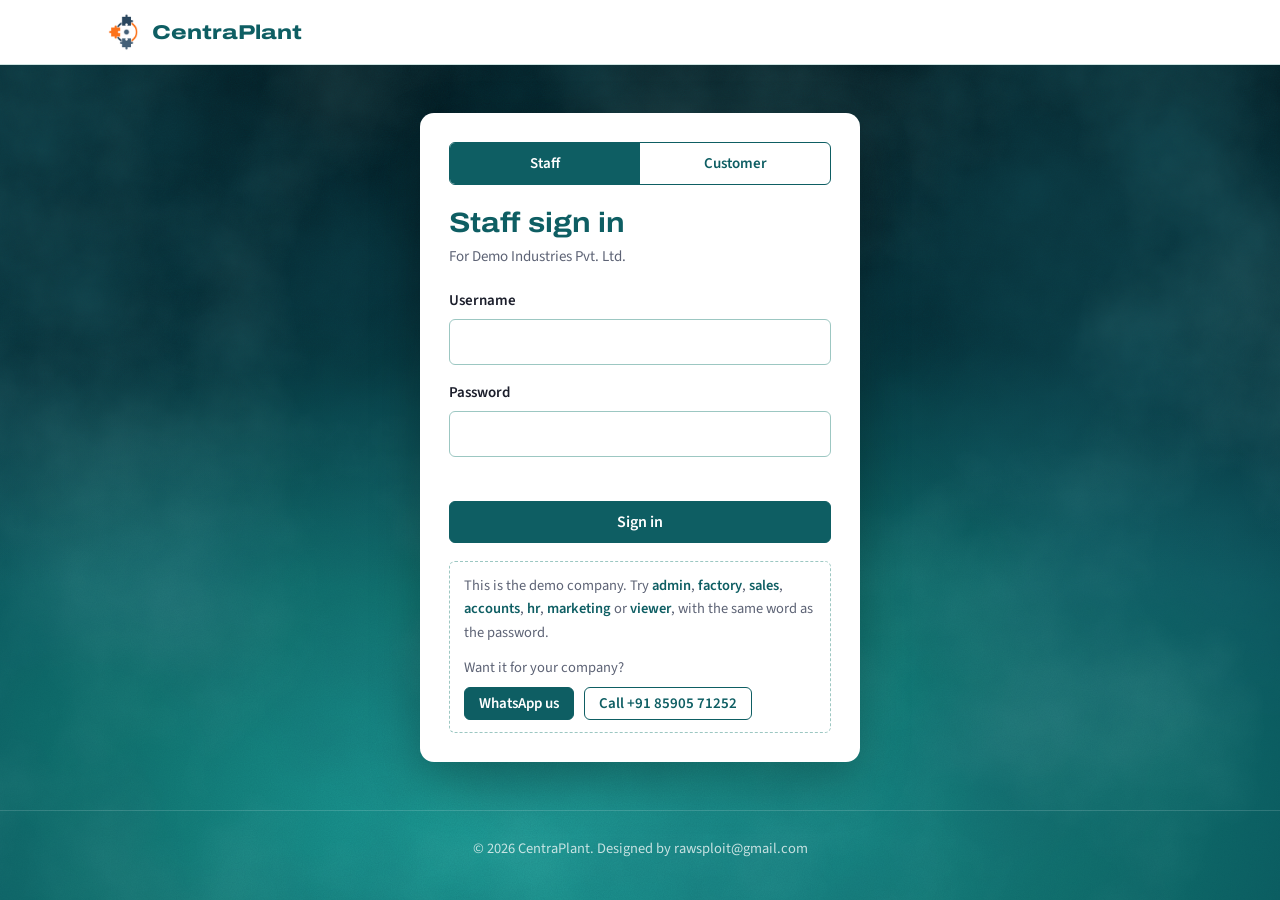
<file: login.html>
<!DOCTYPE html>
<html lang="en">
<head>
<meta charset="UTF-8">
<meta name="viewport" content="width=device-width, initial-scale=1">
<title>Sign in | {site}</title>
<link rel="manifest" href="manifest.webmanifest">
<meta name="theme-color" content="#1F2A6B">
<link rel="icon" type="image/png" href="icons/favicon-64.png">
<link rel="apple-touch-icon" href="icons/apple-touch-icon.png">
<meta name="apple-mobile-web-app-capable" content="yes">
<meta name="mobile-web-app-capable" content="yes">
<meta name="apple-mobile-web-app-title" content="CentraPlant">
<meta name="apple-mobile-web-app-status-bar-style" content="default">
<link rel="stylesheet" href="assets/site.css">
<script src="assets/config.js"></script>
<script src="assets/site.js"></script>
<script src="assets/install.js"></script>
</head>
<body class="login-page">

<header class="bar">
  <div class="wrap">
    <a class="brand" data-page="index.html" aria-label="Home">
      <img class="brand-logo" src="icons/brand-96.png" alt="" width="38" height="38">
      <span class="brand-name" data-site-name>CentraPlant</span>
    </a>
  </div>
</header>

<main class="login-main">
  <div class="login-card">
    <a class="back-shop" id="backShop" hidden>‹ Back to the products</a>
    <img class="login-logo" data-client-logo hidden alt="">
    <div class="switch" role="group" aria-label="Who is signing in">
      <button type="button" id="asStaff" aria-pressed="true">Staff</button>
      <button type="button" id="asCustomer" aria-pressed="false">Customer</button>
    </div>

    <h2 id="title">Staff sign in</h2>
    <p class="client-line">For <span data-client-name></span></p>

    <form id="form" novalidate>
      <label class="field">
        <span id="userLabel">Username</span>
        <input id="username" name="username" autocomplete="username" required>
      </label>
      <label class="field">
        <span>Password</span>
        <input id="password" name="password" type="password" autocomplete="current-password" required>
      </label>
      <p class="form-error" id="error" role="alert"></p>
      <button class="btn btn-ink" id="submit" type="submit" style="width:100%">Sign in</button>
    </form>

    <form id="newPw" novalidate hidden>
      <p style="margin:0 0 12px">Welcome! You signed in with a password someone gave you. Please choose your own now. Only you will know it.</p>
      <label class="field"><span>New password</span><input id="np1" type="password" autocomplete="new-password" minlength="8"></label>
      <label class="field"><span>Type it again</span><input id="np2" type="password" autocomplete="new-password"></label>
      <p class="muted" style="margin:-4px 0 12px;font-size:14px">At least 8 characters. A short sentence or a mix of words and numbers is easy to remember and hard to guess.</p>
      <p class="form-error" id="npError" role="alert"></p>
      <button class="btn btn-ink" id="npSave" type="submit" style="width:100%">Save my password and continue</button>
    </form>

    <div class="demo-hint" id="demoHint" hidden></div>
  </div>
</main>

<footer class="foot">
  <div class="wrap"><span data-credit></span></div>
</footer>

<script>
(function () {
  var kind = Suite.params.get("as") === "customer" ? "customer" : "staff";
  var $ = function (id) { return document.getElementById(id); };
  Suite.loadBrand();
  if (Suite.params.get("from") === "store") { $("backShop").hidden = false; $("backShop").href = Suite.link("store.html"); }

  function render() {
    $("asStaff").setAttribute("aria-pressed", kind === "staff");
    $("asCustomer").setAttribute("aria-pressed", kind === "customer");
    $("title").textContent = kind === "staff" ? "Staff sign in" : "Customer sign in";
    $("userLabel").textContent = kind === "staff" ? "Username" : "Customer code";
    $("error").textContent = "";
    var hint = $("demoHint");
    hint.hidden = !Suite.isDemo();
    hint.innerHTML = kind === "staff"
      ? "This is the demo company. Try <code>admin</code>, <code>factory</code>, <code>sales</code>, <code>accounts</code>, <code>hr</code>, <code>marketing</code> or <code>viewer</code>, with the same word as the password."
      : "This is the demo company. Try customer code <code>C1001</code> with password <code>shop</code>.";
    if (Suite.isDemo()) hint.innerHTML += '<div class="contact-direct demo-login-ask"><span>Want it for your company?</span>' + Suite.contactHtml(false) + "</div>";
  }
  $("asStaff").onclick = function () { kind = "staff"; render(); $("username").focus(); };
  $("asCustomer").onclick = function () { kind = "customer"; render(); $("username").focus(); };

  /* Sales staff who bill from this phone: the app opens straight into Billing,
     even with no signal (Billing keeps working and sends bills later). */
  var standalone = window.matchMedia && window.matchMedia("(display-mode: standalone)").matches;
  var biller = null;
  try { biller = (JSON.parse(localStorage.getItem("billing:" + Suite.clientId()) || "null") || {}).who; } catch (e) {}
  if (biller && !Suite.params.get("next") && (!navigator.onLine || (standalone && kind === "staff" && !Suite.getSession()))) {
    location.replace(Suite.link("billing.html")); return;
  }

  /* Already signed in? Go straight in. */
  var s = Suite.getSession();
  function after(s) {
    if (s.kind === "customer") return Suite.link("catalog.html");
    if (s.role === "sales" && standalone && !Suite.params.get("next")) return Suite.link("billing.html");
    var next = new URLSearchParams(Suite.params.get("next") || "");
    var extra = {};
    if (/^[a-z0-9-]{2,30}$/.test(next.get("m") || "")) extra.m = next.get("m");
    if (extra.m && /^[a-z]{2,20}$/.test(next.get("tab") || "")) extra.tab = next.get("tab");
    return Suite.link("portal.html", extra);
  }
  if (s) { location.replace(after(s)); return; }

  $("username").addEventListener("input", function () { $("error").textContent = ""; });
  $("password").addEventListener("input", function () { $("error").textContent = ""; });

  $("form").addEventListener("submit", function (e) {
    e.preventDefault();
    var btn = $("submit");
    btn.disabled = true; btn.textContent = "Signing in…";
    Suite.signIn(kind, $("username").value, $("password").value)
      .then(function (s) {
        if (s && s.mustChange) return askNewPassword(s);
        location.replace(after(s));
      })
      .catch(function (err) {
        $("error").textContent = err.message || "Sign-in failed. Check your connection and try again.";
        btn.disabled = false; btn.textContent = "Sign in";
      });
  });

  function askNewPassword(p) {
    $("form").hidden = true; $("newPw").hidden = false;
    document.querySelector(".switch").hidden = true;
    $("title").textContent = "Choose your own password";
    $("np1").focus();
    $("newPw").onsubmit = function (e) {
      e.preventDefault();
      var a = $("np1").value, b = $("np2").value, err = $("npError");
      if (a.length < 8) { err.textContent = "Use at least 8 characters."; return; }
      if (a !== b) { err.textContent = "The two passwords don't match."; return; }
      if (a === p.oldPassword) { err.textContent = "Choose a new password, different from the one you were given."; return; }
      var btn = $("npSave"); btn.disabled = true; btn.textContent = "Saving…";
      Suite.api("changePassword", { token: p.session.token, oldPassword: p.oldPassword, newPassword: a }).then(function (r) {
        if (!r || !r.ok) throw new Error((r && r.message) || "Couldn't save the password.");
        Suite.setSession(p.session);
        location.replace(after(p.session));
      }).catch(function (e2) { err.textContent = e2.message; btn.disabled = false; btn.textContent = "Save my password and continue"; });
    };
  }

  render();

  /* A real company that hasn't been set up yet: point to setup. */
  if (!Suite.isDemo()) {
    Suite.api("status").then(function (res) {
      if (!res.setupDone) {
        $("demoHint").hidden = false;
        $("demoHint").innerHTML = 'This company isn\'t set up yet. <a href="' + Suite.link("setup.html") + '">Set it up now</a>.';
      }
    }).catch(function () {});
  }
})();
</script>
</body>
</html>
</file>
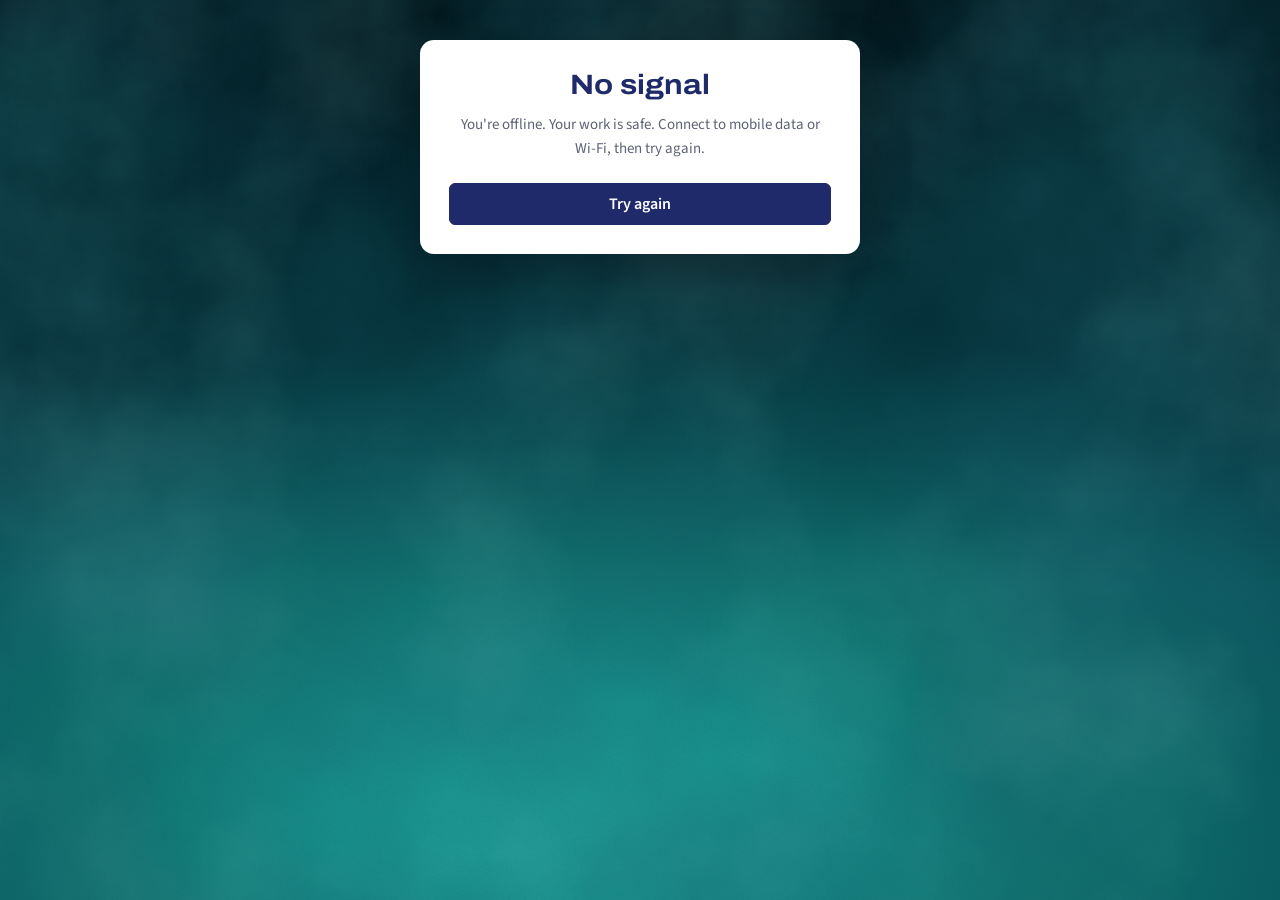
<file: offline.html>
<!DOCTYPE html>
<html lang="en">
<head>
<meta charset="UTF-8">
<meta name="viewport" content="width=device-width, initial-scale=1">
<title>No signal</title>
<meta name="theme-color" content="#1F2A6B">
<link rel="stylesheet" href="assets/site.css">
</head>
<body class="login-page">
<main class="login-main">
  <div class="login-card" style="text-align:center">
    <h2>No signal</h2>
    <p class="client-line" style="margin:12px 0 22px">You're offline. Your work is safe. Connect to mobile data or Wi-Fi, then try again.</p>
    <button class="btn btn-ink" type="button" onclick="location.reload()" style="width:100%">Try again</button>
  </div>
</main>
</body>
</html>
</file>
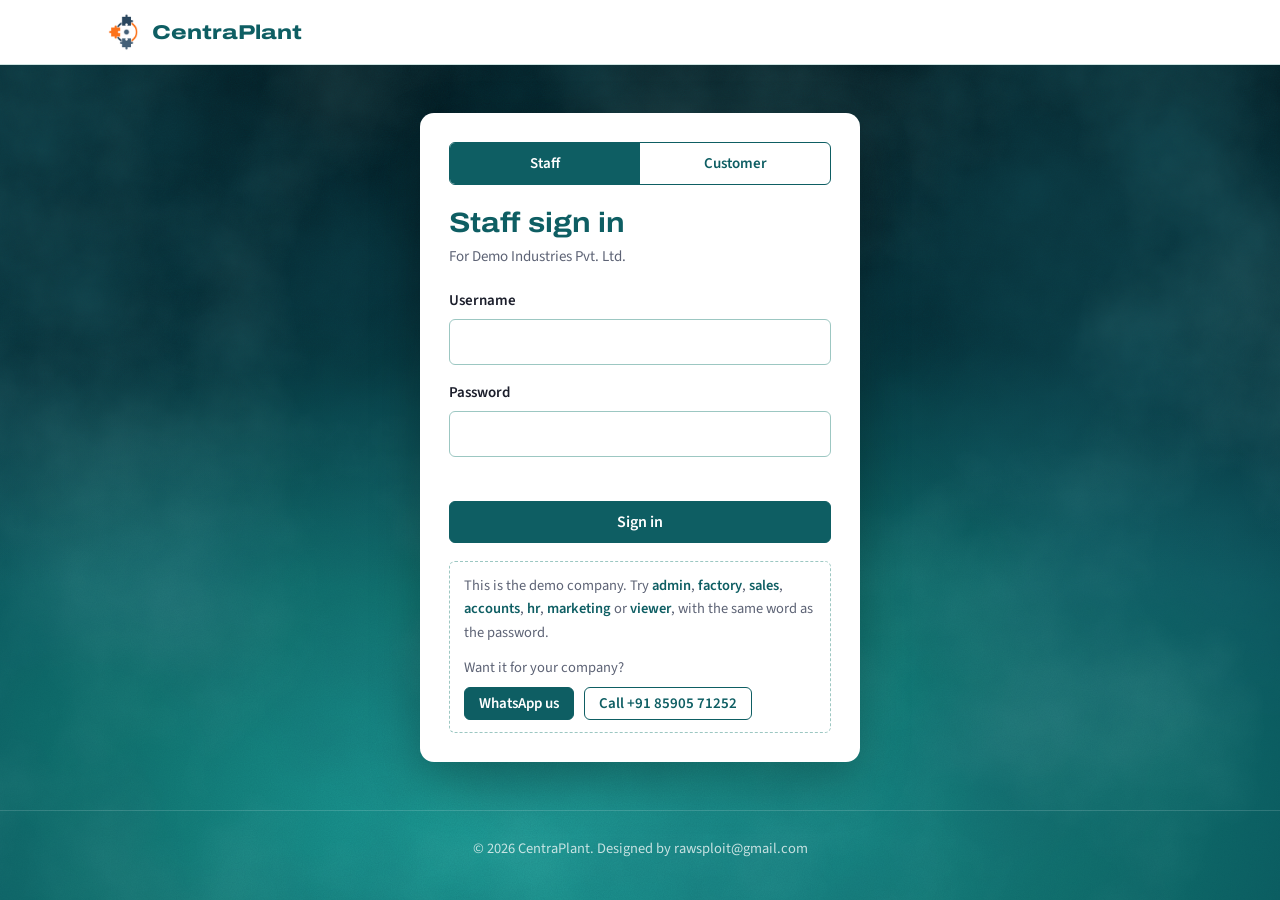
<file: portal.html>
<!DOCTYPE html>
<html lang="en">
<head>
<meta charset="UTF-8">
<meta name="viewport" content="width=device-width, initial-scale=1">
<title>{site}</title>
<link rel="manifest" href="manifest.webmanifest">
<meta name="theme-color" content="#1F2A6B">
<link rel="icon" type="image/png" href="icons/favicon-64.png">
<link rel="apple-touch-icon" href="icons/apple-touch-icon.png">
<meta name="apple-mobile-web-app-capable" content="yes">
<meta name="mobile-web-app-capable" content="yes">
<meta name="apple-mobile-web-app-title" content="CentraPlant">
<meta name="apple-mobile-web-app-status-bar-style" content="default">
<link rel="stylesheet" href="assets/site.css">
<script src="assets/config.js"></script>
<script src="assets/site.js"></script>
<script src="assets/install.js"></script>
<script src="assets/people.js"></script>
<script src="assets/company.js"></script>
<script src="assets/catalog-admin.js"></script>
<script src="assets/storefront-admin.js"></script>
<script src="assets/xlsx.js"></script>
<script src="assets/sales-desk.js"></script>
<script src="assets/tally-books.js"></script>
</head>
<body>
<div class="shell">
  <aside class="side" id="side">
    <div class="side-top">
      <div class="side-head">
        <a class="brand" data-page="portal.html" aria-label="Home">
          <img class="brand-logo" src="icons/brand-96.png" alt="" width="38" height="38">
          <span class="brand-name" data-site-name>CentraPlant</span>
        </a>
        <button class="side-toggle" id="sideToggle" type="button" aria-controls="side">&#9776;</button>
      </div>
      <button class="side-pin" id="sidePin" type="button">Keep menu open</button>
      <img class="side-logo" data-client-logo hidden alt="">
      <div class="side-client" data-client-name></div>
      <div class="side-user" id="who"></div>
    </div>
    <nav id="nav" aria-label="Modules"></nav>
    <div class="side-foot">
      <button class="btn btn-line btn-small" id="signOut" type="button" style="width:100%">Sign out</button>
      <p style="margin-top:12px" data-credit></p>
    </div>
  </aside>
  <div class="side-scrim" id="sideScrim"></div>

  <section class="main">
    <div class="main-bar">
      <button class="btn btn-line btn-small menu-btn" id="menuBtn" type="button" aria-controls="side" aria-expanded="false">Menu</button>
      <h2 id="viewTitle">Home</h2>
      <button class="btn btn-line btn-small" id="homeBtn" type="button" data-go="home" hidden>‹ Home</button>
    </div>
    <div id="view"></div>
  </section>
</div>

<script>
(function () {
  var s = Suite.getSession();
  if (!s || s.kind !== "staff") {
    var want = Suite.params.get("m") ? { next: "m=" + Suite.params.get("m") + (Suite.params.get("tab") ? "&tab=" + Suite.params.get("tab") : "") } : null;
    location.replace(Suite.link("login.html", want)); return;
  }

  var $ = function (id) { return document.getElementById(id); };
  var esc = Suite.esc;
  // someone removed, switched off or moved to another team is signed out here
  if (!Suite.isDemo()) {
    Suite.api("me", { token: s.token }).then(function (r) {
      if (r && r.ok === false && /session has ended|team has changed/i.test(r.message || "")) {
        Suite.clearSession(); location.replace(Suite.link("login.html"));
      }
    }).catch(function () {});
  }
  var mods = Suite.modulesFor(s.role);
  var client = Suite.client();

  $("who").textContent = s.name + " · " + Suite.teamName(s.role);
  window.onAccountsChanged = function () { location.reload(); };
  Suite.loadBrand();

  /* A module (inside its frame) can ask to open a built-in page, e.g. Field Sales → Billing.
     Only Google's module frames are listened to, and only known pages can be opened. */
  window.addEventListener("message", function (e) {
    var d = e.data || {};
    if (!d || d.centraplant !== "open" || typeof d.page !== "string") return;
    if (!/^https:\/\/([a-z0-9-]+\.)*(googleusercontent\.com|google\.com)$/.test(e.origin)) return;
    if (VAN_PAGES.some(function (p) { return p.id === d.page; })) go(d.page);
  });

  /* built-in pages (not separate modules) */
  var CAN_CATALOG = s.role === "admin" || s.role === "marketing";
  var PAGES = [
    { id: "catalog",   name: "Product catalog",   marketing: true, desc: "Photos, descriptions and groups customers see. Packs and prices come from Company setup." },
    { id: "storefront", name: "Storefront",       marketing: true, desc: "Your public shop page: banners, words and colour. Preview, then publish." },
    { id: "customers", name: "Customer sign-ins", marketing: true, desc: "Add customers and reset their passwords." },
    { id: "billing",   name: "Billing",    van: true, team: "sales",    after: "fieldsales",  roles: ["sales", "admin"],    href: "billing.html", desc: "Bill shops from your phone, even without signal. Print or send the bill on WhatsApp." },
    { id: "salesdesk", name: "Sales Desk", van: true, team: "accounts", after: "collections", roles: ["admin", "accounts", "viewer"], desc: "Today's bills live, formal tax invoices, shops and sales reports." },
    { id: "tallybooks", name: "Tally Books", van: true, tally: true, team: "accounts", after: "cashrecon", roles: ["admin", "accounts", "viewer"], desc: "Your Tally day book, ledgers and stock, brought in automatically, and the batch of new entries waiting for your approval before they go into Tally." }
  ];
  var KEEPS_TALLY = Suite.brandCached().accounts === "tally";
  var VAN_PAGES = PAGES.filter(function (p) { return p.van && p.roles.indexOf(s.role) !== -1 && (!p.tally || KEEPS_TALLY); });

  /* ---- sidebar ---- */
  function abbr(id, name) {
    if (id === "home") return "\u2302";
    if (id === "password") return "PW";
    if (id === "storefront") return "SF";
    var w = String(name).replace(/&/g, " ").replace(/([a-z])([A-Z])/g, "$1 $2").split(/[\s\-\/]+/)
      .filter(function (x) { return x && ["and", "of", "the", "my"].indexOf(x.toLowerCase()) === -1; });
    if (!w.length) return "?";
    if (w.length > 1) return (w[0][0] + w[1][0]).toUpperCase();
    return w[0][0].toUpperCase() + (w[0][1] || "").toLowerCase();
  }
  function navBtn(id, name) {
    return '<button type="button" data-go="' + id + '" title="' + esc(name) + '"><span class="nav-ico" aria-hidden="true">' +
      esc(abbr(id, name)) + '</span><span class="nav-txt">' + esc(name) + "</span></button>";
  }
  function navHtml() {
    var html = navBtn("home", "Home");
    var shown = {}, placed = {};
    var groups = s.role === "admin" || s.role === "viewer"
      ? window.TEAMS.filter(function (t) { return t.id !== "admin" && t.id !== "viewer"; })
      : [{ id: s.role, name: Suite.teamName(s.role) }];
    if (s.role === "viewer") groups = groups.concat([{ id: "admin", name: "Management" }]);
    groups.forEach(function (g) {
      var list = mods.filter(function (m) {
        return !shown[m.id] && (m.teams.indexOf(g.id) !== -1 || (s.role === "viewer" && g.id === "admin" && !m.teams.length));
      });
      list.forEach(function (m) { shown[m.id] = true; });
      // built-in van sales pages join their team's list, right after the module they belong with
      VAN_PAGES.forEach(function (p) {
        if (p.team !== g.id || placed[p.id]) return;
        var at = list.map(function (m) { return m.id; }).indexOf(p.after);
        list.splice(at === -1 ? list.length : at + 1, 0, p);
        placed[p.id] = true;
      });
      if (!list.length) return;
      html += "<h4>" + esc(g.name) + "</h4>" + list.map(function (m) {
        return navBtn(m.id, m.name);
      }).join("");
    });
    var rest = VAN_PAGES.filter(function (p) { return !placed[p.id]; });
    if (rest.length) {
      html += "<h4>Sales</h4>" + rest.map(function (p) {
        return navBtn(p.id, p.name);
      }).join("");
    }
    if (CAN_CATALOG) {
      html += "<h4>Marketing</h4>" + PAGES.filter(function (p) { return p.marketing && (p.id !== "customers" || s.role !== "admin"); }).map(function (p) {
        return navBtn(p.id, p.name);
      }).join("");
    }
    if (s.role === "admin") {
      html += "<h4>Admin</h4>" + mods.filter(function (m) { return !m.teams.length; }).map(function (m) {
        return navBtn(m.id, m.name);
      }).join("") + navBtn("company", "Company setup") + navBtn("people", "People and setup");
    }
    html += "<h4>You</h4>" + navBtn("password", "My password");
    return html;
  }
  $("nav").innerHTML = navHtml();

  /* ---- views ---- */
  function moduleUrl(id) { return (client.modules || {})[id] || ""; }
  var DEMO = Suite.isDemo();
  /* demo company: what each app does, shown in place of the app */
  var DEMO_INFO = {
    stockbook: ["Goods received, production and packing, entered day by day", "Load vans in the morning and take returns back in the evening",
      "Move stock between plants and stores", "Alerts when an item runs low, and a list of what customers have ordered", "Daily stock report in Excel"],
    stocktake: ["Count stock on a phone, or from a photo of the count sheet", "Compares the count with the book stock in StockBook",
      "Shows shortage and excess, item by item", "Checks van returns at the factory"],
    fieldsales: ["Start Day and End Day, with a photo of the vehicle's KM reading", "Shop visits during the day",
      "Daily sales report, or a photo of the handwritten report, read automatically", "Attendance and leave", "Expenses with bill photos, approved by the manager and accounts"],
    collections: ["List of overdue shops for each salesperson", "How many days each amount is pending",
      "Notes from every follow-up call", "What each salesperson should collect today"],
    nexus: ["Checks every bill from the field against the accounts", "Shows bills missing from the accounts, or entered with a different amount",
      "Route-wise and salesperson-wise", "Excel report of every difference"],
    cashrecon: ["Bank deposit slips (photo) against cash collected", "Checked against the day book",
      "Shows short deposits and late deposits", "UPI payments matched too"],
    pnl: ["Monthly profit and loss, built from stock and sales", "Add expenses by hand, or bring them in from Tally or Accounting-Books",
      "Plant-wise and route-wise"],
    payroll: ["Everyone added in People and setup appears by themselves", "Attendance from Field Sales for the sales team, marked by HR for everyone else", "Leave records", "Monthly salary sheet and register in Excel"],
    mis: ["One screen for the owner: sales, collections, money pending and profit", "Salesperson-wise and route-wise", "Only the owner and managers can open it"]
  };

  function showHome() {
    var order = mods.slice();
    VAN_PAGES.forEach(function (p) {
      var at = order.map(function (m) { return m.id; }).indexOf(p.after);
      order.splice(at === -1 ? order.length : at + 1, 0, p);
    });
    var cards = order.map(function (m) {
      if (m.van) return '<button class="mod" type="button" data-go="' + m.id + '"><h3>' + esc(m.name) + "</h3><p>" + esc(m.desc) + '</p><span class="status live">Ready</span></button>';
      var live = !!moduleUrl(m.id);
      var label = live ? "Connected" : DEMO ? "Customised for you" : "Not connected yet";
      return '<button class="mod" type="button" data-go="' + m.id + '"><h3>' + esc(m.name) + "</h3><p>" + esc(m.desc) +
        '</p><span class="status ' + (live ? "live" : DEMO ? "custom" : "soon") + '">' + label + "</span></button>";
    }).join("");
    if (s.role === "marketing") cards += PAGES.filter(function (p) { return p.marketing; }).map(function (p) {
      return '<button class="mod" type="button" data-go="' + p.id + '"><h3>' + esc(p.name) + "</h3><p>" + esc(p.desc) + '</p><span class="status live">Ready</span></button>';
    }).join("");
    var ask = DEMO ? '<div class="demo-ask"><div><strong>This is a demo company with sample data.</strong> Like what you see? We\'ll set it up for your company.</div>' +
      '<div class="contact-direct">' + Suite.contactHtml(false) + "</div></div>" : "";
    return '<div class="view">' + ask + '<p style="color:var(--muted)">Signed in as ' + esc(s.name) +
      '. Pick a tool to start.</p><div class="home-grid">' + cards + "</div></div>";
  }
  function showModule(m) {
    var url = moduleUrl(m.id);
    if (url) {
      var sep = url.indexOf("?") === -1 ? "?" : "&";
      var screen = (Suite.params.get("m") === m.id && /^[a-z]{2,20}$/.test(Suite.params.get("tab") || "")) ? "&tab=" + Suite.params.get("tab") : "";
      return '<iframe class="frame" title="' + esc(m.name) + '" src="' + esc(url + sep + "t=" + encodeURIComponent(s.token) + screen) + '"></iframe>';
    }
    if (DEMO && DEMO_INFO[m.id]) {
      return '<div class="view"><div class="empty demo-info"><h3>' + esc(m.name) + "</h3><p>" + esc(m.desc) + "</p>" +
        '<h4>What it does</h4><ul>' + DEMO_INFO[m.id].map(function (t) { return "<li>" + esc(t) + "</li>"; }).join("") + "</ul>" +
        '<p class="demo-note"><strong>Customised for you.</strong> We set this up with your own products, routes, staff and reports, so it works the way your company works.</p>' +
        '<h4>Want it for your company?</h4><div class="contact-direct">' + Suite.contactHtml() + "</div><br>" +
        '<button class="btn btn-line" type="button" data-go="home">‹ Back to Home</button></div></div>';
    }
    return '<div class="view"><div class="empty"><h3>' + esc(m.name) + ' isn\'t connected yet</h3><p>' + esc(m.desc) +
      "</p><p>An admin connects it in People and setup. Until then, nothing here can change your data.</p></div></div>";
  }

  /* Inside a module that has its own menu, ours shrinks to a slim strip of badges.
     The toggle slides it out over the page; "Keep menu open" makes it stay full on this device. */
  var PIN_KEY = "suite.sidePinned", inModule = false;
  function pinned() { try { return localStorage.getItem(PIN_KEY) === "1"; } catch (e) { return false; } }
  function setPinned(v) { try { if (v) localStorage.setItem(PIN_KEY, "1"); else localStorage.removeItem(PIN_KEY); } catch (e) {} }
  function sideLabel(text) { var t = $("sideToggle"); t.title = text; t.setAttribute("aria-label", text); }
  function applySide() {
    var rail = inModule && !pinned();
    document.body.classList.toggle("in-module", inModule);
    document.body.classList.toggle("rail", rail);
    $("side").classList.remove("peek");
    $("sideToggle").innerHTML = rail ? "&#9776;" : "&laquo;";
    $("sideToggle").setAttribute("aria-expanded", rail ? "false" : "true");
    sideLabel(rail ? "Show menu" : "Make menu slim");
  }
  $("sideToggle").onclick = function () {
    if (!document.body.classList.contains("rail")) { setPinned(false); applySide(); return; }
    var open = $("side").classList.toggle("peek");
    this.innerHTML = open ? "&times;" : "&#9776;";
    this.setAttribute("aria-expanded", open ? "true" : "false");
    sideLabel(open ? "Close menu" : "Show menu");
  };
  $("sidePin").onclick = function () { setPinned(true); applySide(); };
  $("sideScrim").onclick = applySide;
  document.addEventListener("keydown", function (e) { if (e.key === "Escape" && $("side").classList.contains("peek")) applySide(); });

  var BUILT_IN = ["home", "password", "people", "company", "catalog", "customers", "storefront", "salesdesk", "tallybooks"];
  var current = null;
  function go(id, fromHistory) {
    var m = window.MODULES.filter(function (x) { return x.id === id; })[0];
    var allowed = id === "home" || id === "password" || ((id === "people" || id === "company") && s.role === "admin") ||
      ((id === "catalog" || id === "customers" || id === "storefront") && CAN_CATALOG) ||
      VAN_PAGES.some(function (p) { return p.id === id; }) || mods.indexOf(m) !== -1;
    if (!allowed) id = "home";
    var page = PAGES.filter(function (p) { return p.id === id; })[0];
    if (page && page.href) { location.href = Suite.link(page.href); return; }
    if (id === "salesdesk") SalesDesk.render($("view"), Suite.params.get("tab"));
    else if (id === "tallybooks") TallyBooks.render($("view"), Suite.params.get("tab"));
    else if (id === "catalog") CatalogAdmin.render($("view"));
    else if (id === "storefront") StorefrontAdmin.render($("view"));
    else if (id === "customers") People.renderCustomers($("view"));
    else if (id === "people") People.renderPeople($("view"));
    else if (id === "company") Company.render($("view"));
    else if (id === "password") People.renderPassword($("view"));
    else $("view").innerHTML = id === "home" ? showHome() : showModule(m);
    $("viewTitle").textContent = page ? page.name : id === "home" ? "Home" : id === "people" ? "People and setup" : id === "company" ? "Company setup" : id === "password" ? "My password" : m.name;
    document.querySelectorAll("#nav button").forEach(function (b) {
      if (b.dataset.go === id) b.setAttribute("aria-current", "page"); else b.removeAttribute("aria-current");
    });
    inModule = BUILT_IN.indexOf(id) === -1;
    applySide();
    $("side").classList.remove("open");
    $("menuBtn").setAttribute("aria-expanded", "false");
    $("homeBtn").hidden = id === "home";
    // each screen is a step in the browser history, so the phone's Back button returns to the previous one
    var url = Suite.link("portal.html", id === "home" ? null : { m: id });
    if (history.pushState && !fromHistory) {
      if (current === null || current === id) history.replaceState({ m: id }, "", url);
      else history.pushState({ m: id }, "", url);
    }
    current = id;
    window.scrollTo(0, 0);
    document.querySelector(".main").scrollTop = 0;
  }
  window.addEventListener("popstate", function (e) {
    var id = (e.state && e.state.m) || new URLSearchParams(location.search).get("m") || "home";
    go(id, true);
  });

  document.addEventListener("click", function (e) {
    var b = e.target.closest("[data-go]");
    if (b) go(b.dataset.go);
  });
  $("menuBtn").onclick = function () {
    var open = $("side").classList.toggle("open");
    this.setAttribute("aria-expanded", open);
  };
  $("signOut").onclick = function () { Suite.clearSession(); location.replace(Suite.link("index.html")); };

  go(Suite.params.get("m") || "home");
})();
</script>
</body>
</html>
</file>
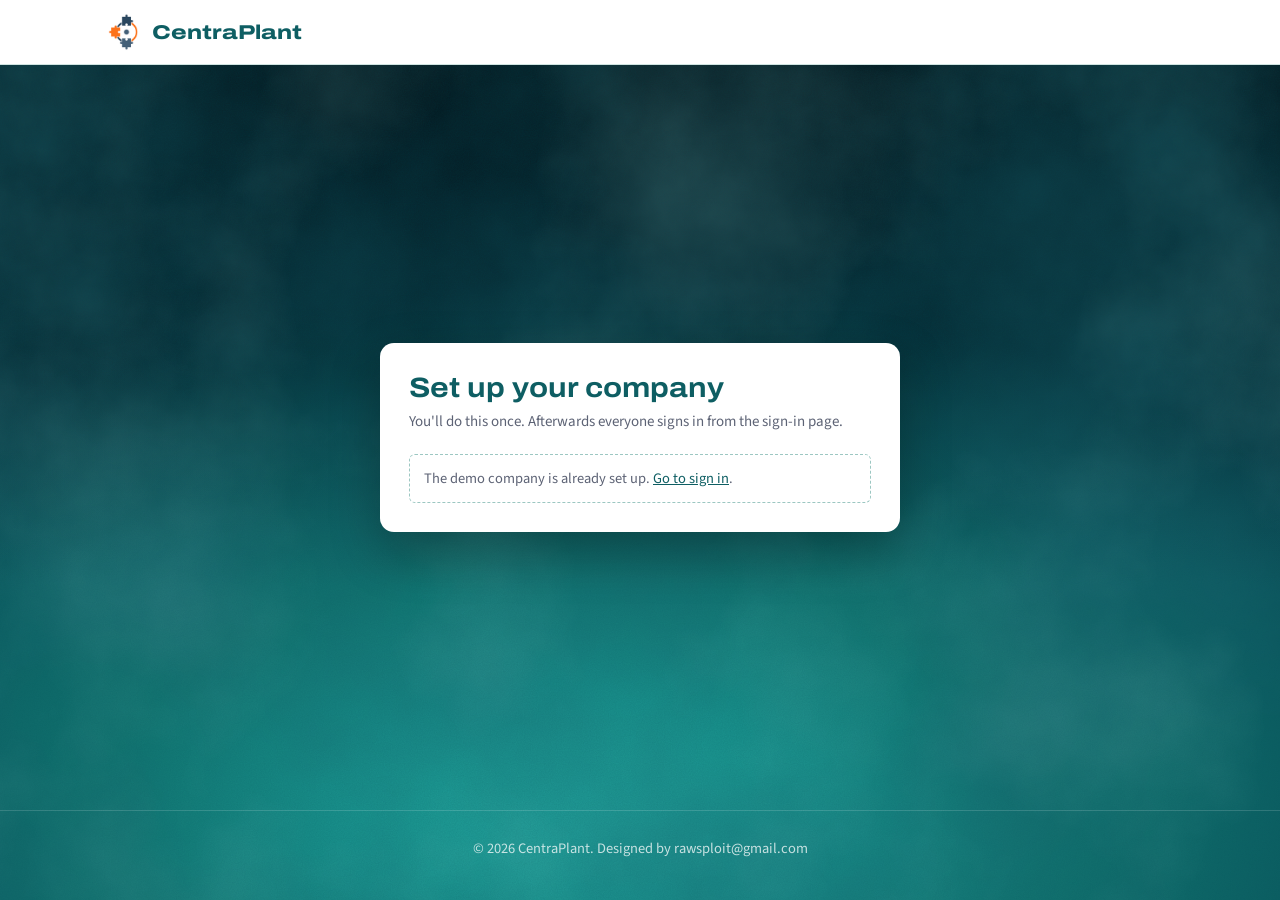
<file: setup.html>
<!DOCTYPE html>
<html lang="en">
<head>
<meta charset="UTF-8">
<meta name="viewport" content="width=device-width, initial-scale=1">
<title>Set up your company | {site}</title>
<link rel="manifest" href="manifest.webmanifest">
<meta name="theme-color" content="#1F2A6B">
<link rel="icon" type="image/png" href="icons/favicon-64.png">
<link rel="apple-touch-icon" href="icons/apple-touch-icon.png">
<meta name="apple-mobile-web-app-capable" content="yes">
<meta name="mobile-web-app-capable" content="yes">
<meta name="apple-mobile-web-app-title" content="CentraPlant">
<meta name="apple-mobile-web-app-status-bar-style" content="default">
<link rel="stylesheet" href="assets/site.css">
<script src="assets/config.js"></script>
<script src="assets/site.js"></script>
<script src="assets/install.js"></script>
</head>
<body class="login-page">

<header class="bar">
  <div class="wrap">
    <a class="brand" data-page="index.html" aria-label="Home">
      <img class="brand-logo" src="icons/brand-96.png" alt="" width="38" height="38">
      <span class="brand-name" data-site-name>CentraPlant</span>
    </a>
  </div>
</header>

<main class="login-main">
  <div class="login-card" style="max-width:520px">
    <h2>Set up your company</h2>
    <p class="client-line">You'll do this once. Afterwards everyone signs in from the sign-in page.</p>

    <p id="blocked" class="demo-hint" hidden></p>

    <form id="form" novalidate>
      <label class="field">
        <span>Setup code</span>
        <input id="setupCode" autocomplete="off" required placeholder="The code you were given">
      </label>
      <label class="field">
        <span>Company name</span>
        <input id="company" autocomplete="organization" required>
      </label>
      <label class="field">
        <span>Logo link (optional)</span>
        <input id="logo" type="url" placeholder="https://…">
      </label>
      <h3 style="margin:22px 0 12px">Your admin sign-in</h3>
      <label class="field">
        <span>Your name</span>
        <input id="adminName" autocomplete="name" required>
      </label>
      <label class="field">
        <span>Username</span>
        <input id="adminUsername" autocomplete="username" required>
      </label>
      <label class="field">
        <span>Password (at least 8 characters)</span>
        <input id="adminPassword" type="password" autocomplete="new-password" required>
      </label>
      <label class="field">
        <span>Type the password again</span>
        <input id="confirm" type="password" autocomplete="new-password" required>
      </label>
      <p class="form-error" id="error" role="alert"></p>
      <button class="btn btn-ink" id="submit" type="submit" style="width:100%">Finish setup</button>
    </form>
  </div>
</main>

<footer class="foot"><div class="wrap"><span data-credit></span></div></footer>

<script>
(function () {
  var $ = function (id) { return document.getElementById(id); };
  function block(text) { $("form").hidden = true; $("blocked").hidden = false; $("blocked").innerHTML = text; }

  if (Suite.isDemo()) {
    block('The demo company is already set up. <a href="' + Suite.link("login.html") + '">Go to sign in</a>.');
    return;
  }
  Suite.api("status").then(function (res) {
    if (res.setupDone) block((res.company ? Suite.esc(res.company) + " is" : "This company is") +
      ' already set up. <a href="' + Suite.link("login.html") + '">Go to sign in</a>.');
  }).catch(function () { /* the submit will report connection problems */ });

  document.querySelectorAll("#form input").forEach(function (i) { i.addEventListener("input", function () { $("error").textContent = ""; }); });

  $("form").addEventListener("submit", function (e) {
    e.preventDefault();
    var v = function (id) { return $(id).value.trim(); };
    var err = !v("setupCode") ? "Enter the setup code you were given."
      : !v("company") ? "Enter your company name."
      : !v("adminName") ? "Enter your name."
      : !v("adminUsername") ? "Choose a username."
      : $("adminPassword").value.length < 8 ? "Use a password of at least 8 characters."
      : $("adminPassword").value !== $("confirm").value ? "The two passwords don't match."
      : "";
    if (err) { $("error").textContent = err; return; }

    var btn = $("submit"); btn.disabled = true; btn.textContent = "Setting up…";
    Suite.api("setup", {
      setupCode: v("setupCode"), company: v("company"), logo: v("logo"),
      adminName: v("adminName"), adminUsername: v("adminUsername"), adminPassword: $("adminPassword").value
    }).then(function (res) {
      if (!res.ok) throw new Error(res.message);
      block("All set. " + Suite.esc(v("company")) + ' is ready. <a href="' + Suite.link("login.html") + '">Sign in as ' + Suite.esc(v("adminUsername")) + "</a>.");
    }).catch(function (e2) {
      $("error").textContent = e2.message || "Setup didn't finish. Check your connection and try again.";
      btn.disabled = false; btn.textContent = "Finish setup";
    });
  });
})();
</script>
</body>
</html>
</file>
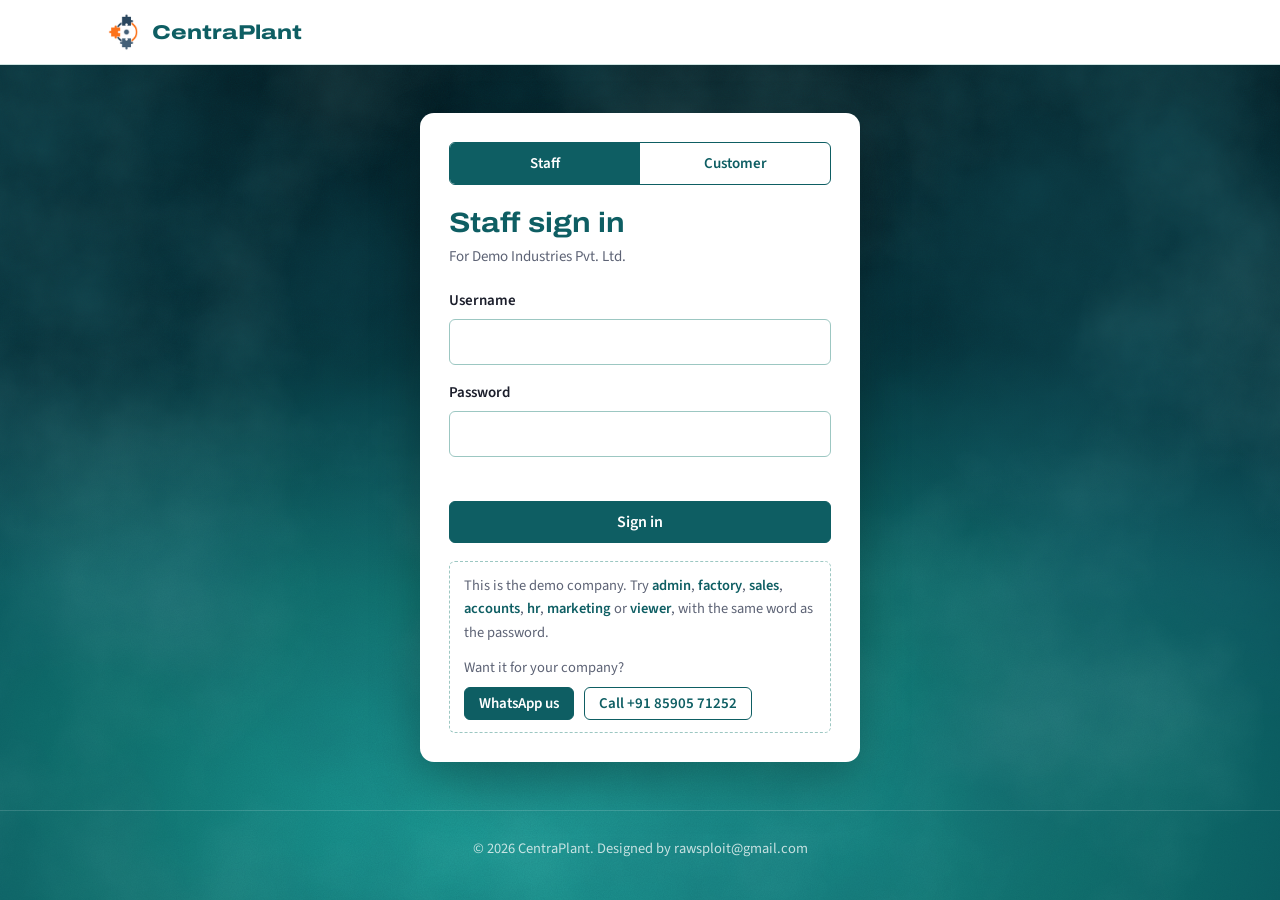
<file: store.html>
<!DOCTYPE html>
<html lang="en">
<head>
<meta charset="UTF-8">
<meta name="viewport" content="width=device-width, initial-scale=1">
<title>Products</title>
<link rel="manifest" href="manifest.webmanifest">
<meta name="theme-color" content="#0E5E63">
<link rel="icon" type="image/png" href="icons/favicon-64.png">
<link rel="apple-touch-icon" href="icons/apple-touch-icon.png">
<link rel="stylesheet" href="assets/site.css">
<script src="assets/config.js"></script>
<script src="assets/site.js"></script>
<style>
  /* Storefront: the company's own shop page. Colours follow the accent Marketing picks. */
  body.sf { background:#fff; --acc: var(--ink); --acc-ink:#fff; --acc-soft: var(--paper); }
  body.sf[hidden] { display:block !important; visibility:hidden; }
  .sf-wrap { max-width:1280px; margin:0 auto; padding:0 20px; }
  .sf-ribbon { background:#FFF3D6; color:#6B4300; font-size:14.5px; border-bottom:1px solid #F0D9A0; }
  .sf-ribbon .sf-wrap { display:flex; gap:12px; align-items:center; justify-content:space-between; flex-wrap:wrap; padding-top:8px; padding-bottom:8px; }
  .sf-ribbon a { color:#6B4300; font-weight:600; }

  .sf-top { position:sticky; top:0; z-index:10; background:#fff; border-bottom:1px solid #ECEEF3; }
  .sf-top .sf-wrap { display:flex; align-items:center; gap:20px; padding-top:12px; padding-bottom:12px; }
  .sf-brand { display:flex; align-items:center; gap:10px; text-decoration:none; color:var(--text); min-width:0; flex-shrink:0; }
  .sf-brand img { height:46px; width:auto; max-width:160px; object-fit:contain; display:block; }
  .sf-brand b { font:800 20px/1.1 var(--head); color:var(--acc); white-space:nowrap; overflow:hidden; text-overflow:ellipsis; max-width:260px; }
  .sf-search { flex:1; display:flex; align-items:center; background:#F4F5F8; border:1.5px solid #E3E6ED; border-radius:12px; padding:0 6px 0 14px; max-width:620px; }
  .sf-search:focus-within { border-color:var(--acc); background:#fff; }
  .sf-search input { flex:1; border:0; background:transparent; font:400 16px var(--body); padding:11px 6px; min-width:0; color:var(--text); }
  .sf-search input:focus { outline:none; }
  .sf-search button { border:0; background:var(--acc); color:var(--acc-ink); width:38px; height:34px; border-radius:9px; cursor:pointer; display:grid; place-items:center; }
  .sf-actions { display:flex; align-items:center; gap:10px; margin-left:auto; flex-shrink:0; }
  .sf-btn { display:inline-flex; align-items:center; gap:8px; border-radius:999px; font:600 15px var(--body); padding:10px 18px; text-decoration:none; cursor:pointer; border:1.5px solid var(--acc); white-space:nowrap; }
  .sf-btn.solid { background:var(--acc); color:var(--acc-ink); }
  .sf-btn.line { background:#fff; color:var(--acc); }
  .sf-staff { color:var(--muted); font-size:14px; text-decoration:none; white-space:nowrap; }
  .sf-staff:hover { color:var(--acc); text-decoration:underline; }

  .sf-cats { border-bottom:1px solid #ECEEF3; background:#fff; }
  .sf-cats .sf-wrap { display:flex; gap:8px; overflow-x:auto; padding-top:10px; padding-bottom:10px; scrollbar-width:thin; }
  .sf-chip { flex-shrink:0; border:1.5px solid #E3E6ED; background:#fff; color:var(--text); font:600 14.5px var(--body); padding:7px 15px; border-radius:999px; cursor:pointer; }
  .sf-chip:hover { border-color:var(--acc); color:var(--acc); }
  .sf-chip[aria-pressed="true"] { background:var(--acc); border-color:var(--acc); color:var(--acc-ink); }

  .sf-banners { display:grid; gap:16px; margin:22px auto 8px; }
  .sf-slot { position:relative; overflow:hidden; border-radius:18px; background:var(--acc-soft); display:block; }
  .sf-slot img { position:absolute; inset:0; width:100%; height:100%; display:block; object-fit:cover; }
  .sf-slot.fit-contain img { object-fit:contain; }
  .sf-slot[data-tap] { cursor:pointer; transition:transform .15s ease, box-shadow .15s ease; }
  .sf-slot[data-tap]:hover { transform:translateY(-2px); box-shadow:0 10px 26px rgba(20,25,45,.12); }
  .sf-slot.sl-hero { grid-area:hero; aspect-ratio:5 / 2; }
  .sf-slot.sl-tile1 { grid-area:tile1; aspect-ratio:16 / 9; }
  .sf-slot.sl-tile2 { grid-area:tile2; aspect-ratio:16 / 9; }
  .sf-slot.sl-side { grid-area:side; min-height:260px; }
  .sf-text-hero { display:flex; flex-direction:column; justify-content:center; padding:clamp(22px,4vw,48px); background:linear-gradient(135deg, var(--acc) 0%, var(--acc-deep) 100%); color:var(--acc-ink); }
  .sf-text-hero h1 { font:800 clamp(26px,3.6vw,46px)/1.08 var(--head); margin:0 0 10px; color:inherit; max-width:16ch; }
  .sf-text-hero p { font-size:clamp(15px,1.5vw,19px); margin:0 0 20px; max-width:46ch; opacity:.92; }
  .sf-text-hero .sf-btn { align-self:flex-start; background:var(--acc-ink); color:var(--acc); border-color:var(--acc-ink); }

  .sf-intro { text-align:center; margin:34px auto 6px; max-width:760px; }
  .sf-intro h1 { font:800 clamp(24px,3vw,36px)/1.15 var(--head); color:var(--acc); margin:0 0 8px; }
  .sf-intro p { color:var(--muted); font-size:17px; margin:0 auto; max-width:60ch; }
  .sf-points { display:flex; flex-wrap:wrap; justify-content:center; gap:10px 26px; margin:22px auto 0; }
  .sf-point { display:flex; align-items:center; gap:9px; font:600 15.5px var(--body); color:var(--text); }
  .sf-point i { width:30px; height:30px; border-radius:50%; background:var(--acc-soft); color:var(--acc); display:grid; place-items:center; font-style:normal; }

  .sf-products { margin:40px auto 10px; scroll-margin-top:90px; }
  .sf-products-head { display:flex; justify-content:space-between; align-items:baseline; gap:12px; flex-wrap:wrap; margin-bottom:16px; }
  .sf-products-head h2 { font:800 24px var(--head); color:var(--text); margin:0; }
  .sf-products-head span { color:var(--muted); font-size:15px; }
  .sf-grid { display:grid; grid-template-columns:repeat(auto-fill, minmax(200px, 1fr)); gap:18px; }
  .sf-card { border:1px solid #ECEEF3; border-radius:16px; overflow:hidden; background:#fff; display:flex; flex-direction:column; transition:box-shadow .15s ease, transform .15s ease; }
  .sf-card:hover { box-shadow:0 10px 26px rgba(20,25,45,.10); transform:translateY(-2px); }
  .sf-pic { aspect-ratio:1 / 1; background:#F6F7FA; display:grid; place-items:center; }
  .sf-pic img { width:100%; height:100%; object-fit:contain; padding:12px; display:block; }
  .sf-pic span { font:800 54px var(--head); color:var(--acc); opacity:.35; }
  .sf-card-body { padding:12px 14px 14px; display:flex; flex-direction:column; gap:4px; flex:1; }
  .sf-card-body small { color:var(--acc); font:600 12.5px var(--body); text-transform:uppercase; letter-spacing:.04em; }
  .sf-card-body b { font:700 16.5px/1.25 var(--body); color:var(--text); }
  .sf-card-body p { color:var(--muted); font-size:14px; margin:0; line-height:1.4; }
  .sf-card-body a { margin-top:auto; padding-top:10px; color:var(--acc); font:600 14px var(--body); text-decoration:none; }
  .sf-card-body a:hover { text-decoration:underline; }
  .sf-none { color:var(--muted); padding:30px 0; text-align:center; }

  .sf-cta { margin:48px auto 0; background:var(--acc-soft); border-radius:20px; padding:28px clamp(20px,4vw,40px); display:flex; align-items:center; justify-content:space-between; gap:18px; flex-wrap:wrap; }
  .sf-cta h3 { font:800 22px var(--head); color:var(--acc); margin:0 0 4px; }
  .sf-cta p { margin:0; color:var(--muted); }
  .sf-foot { margin-top:48px; border-top:1px solid #ECEEF3; padding:22px 0 30px; color:var(--muted); font-size:14px; }
  .sf-foot .sf-wrap { display:flex; justify-content:space-between; gap:12px; flex-wrap:wrap; }

  @media (max-width:860px) {
    .sf-top .sf-wrap { flex-wrap:wrap; gap:12px; }
    .sf-search { order:3; flex-basis:100%; max-width:none; }
    .sf-staff { display:none; }
    .sf-brand img { height:38px; }
  }
  @media (max-width:760px) {
    .sf-banners { gap:10px; }
    .sf-slot { border-radius:14px; }
    .sf-slot.sl-side { aspect-ratio:4 / 5; min-height:0; width:100%; justify-self:stretch; }
    .sf-btn { padding:9px 14px; font-size:14.5px; }
    .sf-grid { grid-template-columns:repeat(2, 1fr); gap:12px; }
  }
</style>
</head>
<body class="sf" hidden>

<div class="sf-ribbon" id="ribbon" hidden><div class="sf-wrap"><span><b>Preview.</b> This is your draft. Visitors don't see it until you publish.</span><a id="backToEditor" href="#">‹ Back to the designer</a></div></div>

<header class="sf-top">
  <div class="sf-wrap">
    <a class="sf-brand" href="#" id="brand"></a>
    <form class="sf-search" id="searchBox" role="search" hidden>
      <input id="q" type="search" placeholder="Search products" aria-label="Search products" autocomplete="off">
      <button type="submit" aria-label="Search"><svg width="18" height="18" viewBox="0 0 24 24" fill="none" stroke="currentColor" stroke-width="2.4" stroke-linecap="round"><circle cx="11" cy="11" r="7"/><path d="m20 20-3.5-3.5"/></svg></button>
    </form>
    <div class="sf-actions">
      <a class="sf-staff" id="staffLink" href="#">Staff sign-in</a>
      <a class="sf-btn solid" id="signIn" href="#">Sign in to order</a>
    </div>
  </div>
</header>
<nav class="sf-cats" id="cats" aria-label="Product groups" hidden><div class="sf-wrap" id="catList"></div></nav>

<main>
  <div class="sf-wrap">
    <section class="sf-banners" id="banners" aria-label="Highlights"></section>
    <section class="sf-intro" id="intro" hidden></section>
    <section class="sf-products" id="products" hidden>
      <div class="sf-products-head"><h2 id="prodTitle">Our products</h2><span id="prodCount"></span></div>
      <div class="sf-grid" id="grid"></div>
    </section>
    <section class="sf-cta" id="cta">
      <div><h3>Buying for your shop?</h3><p>Sign in with your customer code to see prices and place orders.</p></div>
      <a class="sf-btn solid" id="ctaBtn" href="#">Sign in to order</a>
    </section>
  </div>
</main>
<footer class="sf-foot"><div class="sf-wrap"><span id="footName"></span><span data-credit></span></div></footer>

<script>
(function () {
  "use strict";
  var $ = function (id) { return document.getElementById(id); };
  var esc = Suite.esc;
  var preview = Suite.params.get("preview") === "1";
  var signInUrl = Suite.link("login.html", { as: "customer", from: "store" });
  var toSignIn = function () { location.replace(Suite.link("login.html")); };

  /* Demo company: no shop page unless Marketing is previewing a design in this tab. */
  function demoData() {
    var page = null;
    try { page = JSON.parse(sessionStorage.getItem("suite.sfDemo") || "null"); } catch (e) {}
    if (!page) return { ok: true, on: false };
    return { ok: true, on: true, preview: true, company: Suite.client().name, logo: Suite.client().logo || "", page: page,
      products: [
        { name: "Floor Cleaner", category: "Cleaning", description: "Pine fresh, for tiles and marble.", image: "" },
        { name: "Dish Wash Liquid", category: "Cleaning", description: "Cuts grease, gentle on hands.", image: "" },
        { name: "Bath Soap", category: "Personal care", description: "Mild everyday soap.", image: "" },
        { name: "Detergent Powder", category: "Laundry", description: "For machine and hand wash.", image: "" }
      ] };
  }

  function load() {
    if (Suite.isDemo()) return Promise.resolve(preview ? demoData() : { ok: true, on: false });
    if (preview) {
      var s = Suite.getSession();
      if (!s || s.kind !== "staff") return Promise.resolve({ ok: true, on: false });
      return Suite.api("storefrontPreview", { token: s.token });
    }
    return Suite.api("storefront", {});
  }

  load().then(function (res) {
    if (!res || !res.ok || !res.on) return toSignIn();
    draw(res);
  }).catch(toSignIn);

  /* ---------- colours ---------- */
  function hex2rgb(h) { var n = parseInt(h.slice(1), 16); return [n >> 16 & 255, n >> 8 & 255, n & 255]; }
  function mix(rgb, to, t) { return "rgb(" + rgb.map(function (v, i) { return Math.round(v + (to[i] - v) * t); }).join(",") + ")"; }
  function applyAccent(hex) {
    var b = document.body.style;
    if (!/^#[0-9a-fA-F]{6}$/.test(hex || "")) {
      var css = getComputedStyle(document.body).getPropertyValue("--ink").trim();
      hex = /^#[0-9a-fA-F]{6}$/.test(css) ? css : "#0E5E63";
    }
    var rgb = hex2rgb(hex);
    var lum = (0.2126 * rgb[0] + 0.7152 * rgb[1] + 0.0722 * rgb[2]) / 255;
    b.setProperty("--acc", hex);
    b.setProperty("--acc-ink", lum > 0.62 ? "#1B1E2B" : "#FFFFFF");
    b.setProperty("--acc-soft", mix(rgb, [255, 255, 255], 0.9));
    b.setProperty("--acc-deep", mix(rgb, [0, 0, 0], 0.28));
    var meta = document.querySelector('meta[name="theme-color"]');
    if (meta) meta.setAttribute("content", hex);
  }

  /* ---------- page ---------- */
  var products = [], filterCat = "", query = "";

  function draw(res) {
    var page = res.page || {};
    var company = res.company || Suite.client().name;
    Suite.brand();
    var kit = Suite.brandCached();
    if (Suite.isDemo() && !res.logo) res.logo = kit.logo || "";
    applyAccent(page.accent || kit.accent || res.brandAccent);
    document.title = company + (page.tagline ? " | " + page.tagline : "");
    products = res.products || [];

    var logo = res.logo || Suite.client().logo || "";
    $("brand").innerHTML = (logo ? '<img src="' + esc(logo) + '" alt="' + esc(company) + '">' : "<b>" + esc(company) + "</b>");
    $("brand").onclick = function (e) { e.preventDefault(); window.scrollTo({ top: 0, behavior: "smooth" }); };
    $("footName").textContent = "© " + new Date().getFullYear() + " " + company;
    $("signIn").href = $("ctaBtn").href = signInUrl;
    $("staffLink").href = Suite.link("login.html", { as: "staff", from: "store" });

    if (res.preview || preview) {
      $("ribbon").hidden = false;
      $("backToEditor").href = Suite.link("portal.html", { m: "storefront" });
    }

    drawBanners(page, company);
    drawIntro(page, company);

    var cats = products.map(function (p) { return p.category; }).filter(function (c, i, a) { return c && a.indexOf(c) === i; });
    if (page.showCategories !== false && cats.length > 1) {
      $("cats").hidden = false;
      $("catList").innerHTML = ['<button type="button" class="sf-chip" data-cat="" aria-pressed="true">All products</button>'].concat(cats.map(function (c) {
        return '<button type="button" class="sf-chip" data-cat="' + esc(c) + '" aria-pressed="false">' + esc(c) + "</button>";
      })).join("");
      $("catList").onclick = function (e) {
        var b = e.target.closest("[data-cat]"); if (!b) return;
        pickCat(b.dataset.cat, true);
      };
    }
    if (page.showSearch !== false && products.length) {
      $("searchBox").hidden = false;
      $("q").oninput = function () { query = this.value.trim().toLowerCase(); drawProducts(); };
      $("searchBox").onsubmit = function (e) { e.preventDefault(); query = $("q").value.trim().toLowerCase(); drawProducts(); goProducts(); };
    }
    $("products").hidden = page.showProducts === false || !products.length;
    if (!$("products").hidden) drawProducts();
    document.body.hidden = false;
  }

  function slotHtml(id, slot) {
    var tap = slot.tap ? ' data-tap="' + esc(slot.tap) + '" role="link" tabindex="0"' : "";
    return '<div class="sf-slot sl-' + id + (slot.fit === "contain" ? " fit-contain" : "") + '"' + tap + ">" +
      '<img src="' + esc(slot.image) + '" alt="' + esc(slot.alt || "") + '" loading="' + (id === "hero" ? "eager" : "lazy") + '"></div>';
  }

  function drawBanners(page, company) {
    var b = page.banners || {};
    var has = function (k) { return b[k] && b[k].image; };
    var heroText = !has("hero");
    var html = heroText
      ? '<div class="sf-slot sl-hero sf-text-hero"><h1>' + esc(page.headline || company) + "</h1>" +
        (page.tagline ? "<p>" + esc(page.tagline) + "</p>" : "") + '<a class="sf-btn" href="' + esc(signInUrl) + '">Sign in to order</a></div>'
      : slotHtml("hero", b.hero);
    var tiles = ["tile1", "tile2"].filter(has);
    tiles.forEach(function (k) { html += slotHtml(k, b[k]); });
    if (has("side")) html += slotHtml("side", b.side);

    // lay the spaces out like a shop window: big banner, tiles under it, tall one at the side
    var el = $("banners");
    var tileRow = tiles.length === 2 ? "tile1 tile2" : tiles.length === 1 ? tiles[0] + " " + tiles[0] : "";
    function layout() {
      var phone = window.matchMedia("(max-width:760px)").matches;
      var cols, rows;
      if (phone) {
        cols = "1fr 1fr"; rows = ["hero hero"];
        if (tileRow) rows.push(tileRow);
        if (has("side")) rows.push("side side");
      } else if (has("side")) {
        cols = tiles.length ? "1fr 1fr 1fr" : "2fr 1fr";
        rows = tiles.length ? ["hero hero side", tileRow + " side"] : ["hero side"];
      } else {
        cols = "1fr 1fr"; rows = ["hero hero"].concat(tileRow ? [tileRow] : []);
      }
      el.style.gridTemplateColumns = cols;
      el.style.gridTemplateAreas = rows.map(function (r) { return '"' + r + '"'; }).join(" ");
    }
    layout();
    window.addEventListener("resize", layout);
    el.innerHTML = html;
    el.querySelectorAll("[data-tap]").forEach(function (s) {
      var run = function () { tapTo(s.dataset.tap); };
      s.onclick = run;
      s.onkeydown = function (e) { if (e.key === "Enter" || e.key === " ") { e.preventDefault(); run(); } };
    });
  }

  function tapTo(tap) {
    if (tap === "signin") location.href = signInUrl;
    else if (tap === "products") goProducts();
    else if (tap.indexOf("cat:") === 0) pickCat(tap.slice(4), true);
  }

  function drawIntro(page, company) {
    var heroHasPicture = page.banners && page.banners.hero && page.banners.hero.image;
    var points = page.points || [];
    var words = heroHasPicture && (page.headline || page.tagline || page.blurb);
    var blurbOnly = !heroHasPicture && page.blurb;
    if (!words && !blurbOnly && !points.length) return;
    var html = "";
    if (words) html += (page.headline ? "<h1>" + esc(page.headline) + "</h1>" : "") + (page.tagline || page.blurb ? "<p>" + esc(page.blurb || page.tagline) + "</p>" : "");
    else if (blurbOnly) html += "<p>" + esc(page.blurb) + "</p>";
    if (points.length) html += '<div class="sf-points">' + points.map(function (p) {
      return '<span class="sf-point"><i><svg width="15" height="15" viewBox="0 0 24 24" fill="none" stroke="currentColor" stroke-width="3" stroke-linecap="round" stroke-linejoin="round"><path d="m5 12 5 5 9-10"/></svg></i>' + esc(p) + "</span>";
    }).join("") + "</div>";
    $("intro").innerHTML = html;
    $("intro").hidden = false;
  }

  function pickCat(cat, scroll) {
    filterCat = cat;
    document.querySelectorAll("#catList [data-cat]").forEach(function (b) { b.setAttribute("aria-pressed", String(b.dataset.cat === cat)); });
    drawProducts();
    if (scroll) goProducts();
  }
  function goProducts() { if (!$("products").hidden) $("products").scrollIntoView({ behavior: "smooth", block: "start" }); }

  function drawProducts() {
    var list = products.filter(function (p) {
      if (filterCat && p.category !== filterCat) return false;
      if (query && (p.name + " " + p.category + " " + (p.description || "")).toLowerCase().indexOf(query) === -1) return false;
      return true;
    });
    $("prodTitle").textContent = filterCat || (query ? "Search results" : "Our products");
    $("prodCount").textContent = list.length + (list.length === 1 ? " product" : " products");
    $("grid").innerHTML = list.length ? list.map(function (p) {
      var pic = p.image ? '<img src="' + esc(p.image) + '" alt="" loading="lazy">' : "<span>" + esc(p.name.charAt(0)) + "</span>";
      return '<article class="sf-card"><div class="sf-pic">' + pic + '</div><div class="sf-card-body">' +
        (p.category ? "<small>" + esc(p.category) + "</small>" : "") + "<b>" + esc(p.name) + "</b>" +
        (p.description ? "<p>" + esc(p.description) + "</p>" : "") +
        '<a href="' + esc(signInUrl) + '">Sign in for price ›</a></div></article>';
    }).join("") : '<p class="sf-none">Nothing matches that. Try another word, or see all products.</p>';
  }
})();
</script>
</body>
</html>
</file>
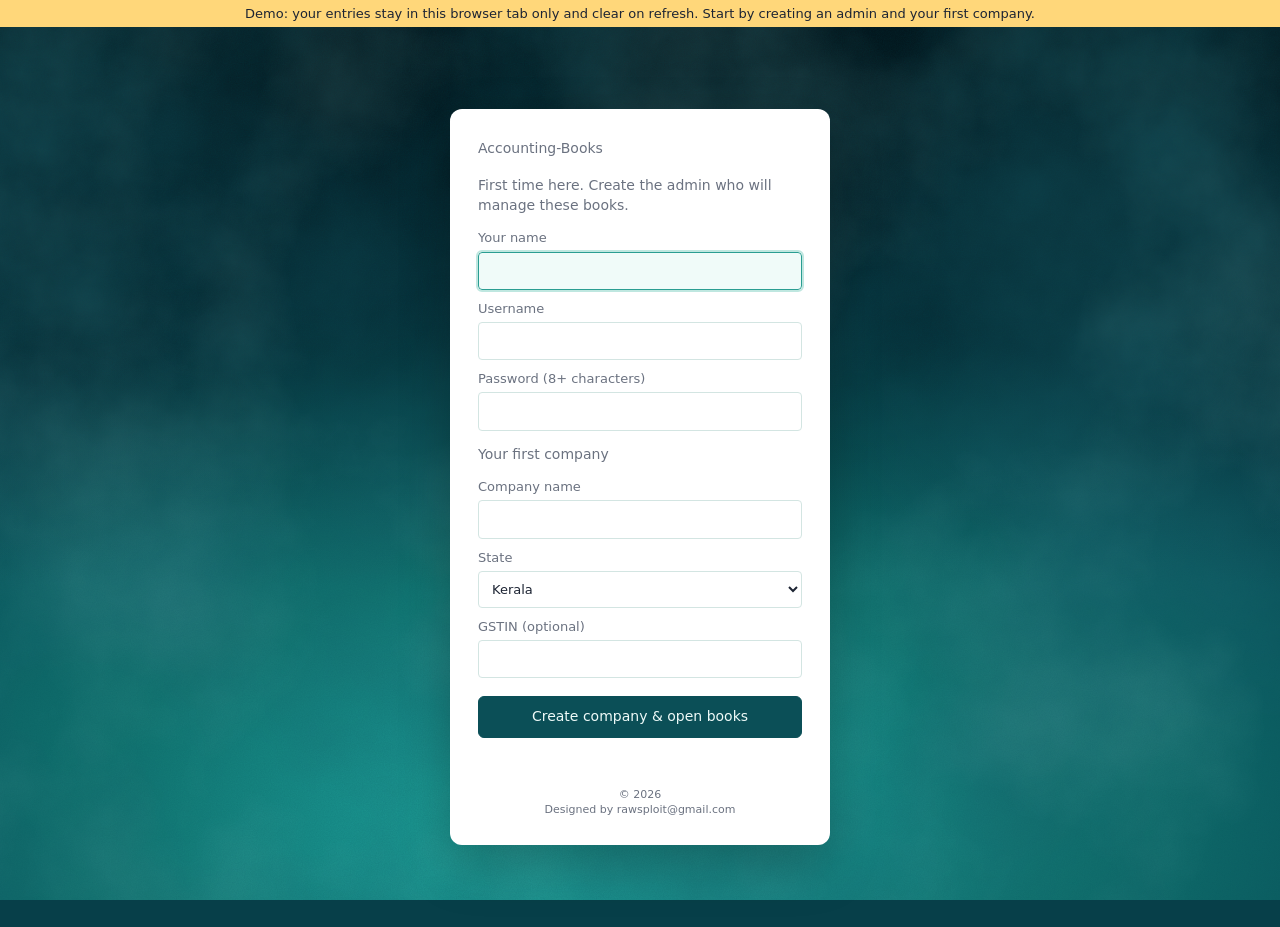
<file: demo/accounting-books.html>
<!DOCTYPE html>
<html>
<head>
  <base target="_top">
  <meta charset="utf-8">
  <title>Accounting-Books</title>
  <style>
/* Accounting-Books - keyboard-first books screen. Designed by rawsploit@gmail.com */
:root{
  --ink:#1d2433; --muted:#6b7280; --paper:#fbf8f1; --panel:#ffffff; --line:#e3ddcf;
  --band:#17375e; --band-ink:#f4f1e8; --hi:#ffd77a; --hi-ink:#1d2433; --accent:#0f766e;
  --dr:#0f5132; --cr:#842029; --err:#b42318; --ok:#067647;
  --mono: ui-monospace, "SF Mono", Menlo, Consolas, monospace;
  --side:#f3efe4; --status:#ebe5d6; --focus-line:#c9a64b; --focus-bg:#fffbea; --row-hover:#fff3cf;
}
/* Colour themes: every accent follows the login backdrop (THEME = teal | blue). */
body.theme-teal{
  --band:#0b4f57; --band-ink:#eefaf8; --accent:#0f766e;
  --hi:#bfe7e0; --hi-ink:#06343a; --paper:#f3f8f7; --line:#d3e5e2;
  --side:#e6f1ef; --status:#d9ebe8; --focus-line:#2a9d92; --focus-bg:#f0fbf9; --row-hover:#e3f4f1;
}
body.theme-maroon{
  --band:#5c1622; --band-ink:#fff1f3; --accent:#8e2a3c;
  --hi:#f2d0d6; --hi-ink:#3d0b14; --paper:#fbf5f5; --line:#ecd9dc;
  --side:#f6e9eb; --status:#efdde0; --focus-line:#b0465a; --focus-bg:#fff5f7; --row-hover:#fae8eb;
}
body.theme-blue{
  --band:#163a7d; --band-ink:#eef4ff; --accent:#2456b4;
  --hi:#cddcfb; --hi-ink:#0d2452; --paper:#f4f6fb; --line:#d6deef;
  --side:#e8eef9; --status:#dce5f5; --focus-line:#3b6fd1; --focus-bg:#f2f6ff; --row-hover:#e6eeff;
}
*{box-sizing:border-box}
html,body{margin:0;height:100%;background:var(--paper);color:var(--ink);font:14px/1.4 system-ui,-apple-system,"Segoe UI",Roboto,sans-serif}
.hidden{display:none!important}
.muted{color:var(--muted)}
.err{color:var(--err);min-height:1.2em}
.num{text-align:right;font-family:var(--mono);white-space:nowrap}
button{font:inherit;cursor:pointer}
.btn{border:1px solid var(--line);background:var(--panel);padding:7px 14px;border-radius:6px}
.btn.primary{background:var(--band);color:var(--band-ink);border-color:var(--band)}
.btn.danger{color:var(--err)}
.link{background:none;border:0;color:var(--band-ink);text-decoration:underline;padding:0 0 0 8px}
input,select,textarea{font:inherit;border:1px solid var(--line);border-radius:4px;padding:5px 7px;background:#fff;color:var(--ink)}
input:focus,select:focus,textarea:focus{outline:2px solid var(--hi);border-color:var(--focus-line);background:var(--focus-bg)}

/* sign-in */

/* login backdrop: studio painted-canvas look - dark at the top,
   light teal glow low down, soft mottled texture */
.auth{min-height:100%;display:flex;align-items:center;justify-content:center;padding:20px;
  background-color:#073f49;
  background-image:
    url("data:image/svg+xml,%3Csvg xmlns='http://www.w3.org/2000/svg' width='140' height='140' preserveAspectRatio='none'%3E%3Cfilter id='g'%3E%3CfeTurbulence type='fractalNoise' baseFrequency='.85' numOctaves='2' stitchTiles='stitch'/%3E%3CfeColorMatrix values='0 0 0 0 0  0 0 0 0 .08  0 0 0 0 .1  0 0 0 .18 0'/%3E%3C/filter%3E%3Crect width='100%' height='100%' filter='url(%23g)'/%3E%3C/svg%3E"),
    url("data:image/svg+xml,%3Csvg xmlns='http://www.w3.org/2000/svg' width='1200' height='800' preserveAspectRatio='none'%3E%3Cfilter id='l' x='0' y='0' width='100%' height='100%'%3E%3CfeTurbulence type='fractalNoise' baseFrequency='.004' numOctaves='6' seed='17'/%3E%3CfeColorMatrix values='0 0 0 0 .25  0 0 0 0 .62  0 0 0 0 .6  0.45 0 0 0 -0.2'/%3E%3C/filter%3E%3Crect width='100%' height='100%' filter='url(%23l)'/%3E%3C/svg%3E"),
    url("data:image/svg+xml,%3Csvg xmlns='http://www.w3.org/2000/svg' width='1200' height='800' preserveAspectRatio='none'%3E%3Cfilter id='d' x='0' y='0' width='100%' height='100%'%3E%3CfeTurbulence type='fractalNoise' baseFrequency='.0035' numOctaves='6' seed='4'/%3E%3CfeColorMatrix values='0 0 0 0 .01  0 0 0 0 .12  0 0 0 0 .15  0.9 0 0 0 -0.3'/%3E%3C/filter%3E%3Crect width='100%' height='100%' filter='url(%23d)'/%3E%3C/svg%3E"),
    linear-gradient(180deg,rgba(2,16,22,.95) 0%,rgba(3,24,32,.75) 22%,rgba(4,30,38,.35) 45%,transparent 65%),
    radial-gradient(ellipse 140% 80% at 50% 100%,transparent 55%,rgba(3,26,34,.35) 100%),
    radial-gradient(ellipse 75% 60% at 45% 92%,#22a39c 0%,#19908b 25%,#11736f 50%,#0b5a5f 80%,#084550 100%);
  background-size:140px 140px,cover,cover,100% 100%,100% 100%,100% 100%;
  background-attachment:fixed}
/* maroon backdrop when the THEME Script Property is "maroon" */
.theme-maroon .auth{
  background-color:#3a0d16;
  background-image:
    url("data:image/svg+xml,%3Csvg xmlns='http://www.w3.org/2000/svg' width='140' height='140' preserveAspectRatio='none'%3E%3Cfilter id='g'%3E%3CfeTurbulence type='fractalNoise' baseFrequency='.85' numOctaves='2' stitchTiles='stitch'/%3E%3CfeColorMatrix values='0 0 0 0 .1  0 0 0 0 0  0 0 0 0 .02  0 0 0 .18 0'/%3E%3C/filter%3E%3Crect width='100%' height='100%' filter='url(%23g)'/%3E%3C/svg%3E"),
    url("data:image/svg+xml,%3Csvg xmlns='http://www.w3.org/2000/svg' width='1200' height='800' preserveAspectRatio='none'%3E%3Cfilter id='l' x='0' y='0' width='100%' height='100%'%3E%3CfeTurbulence type='fractalNoise' baseFrequency='.004' numOctaves='6' seed='17'/%3E%3CfeColorMatrix values='0 0 0 0 .78  0 0 0 0 .4  0 0 0 0 .45  0.45 0 0 0 -0.2'/%3E%3C/filter%3E%3Crect width='100%' height='100%' filter='url(%23l)'/%3E%3C/svg%3E"),
    url("data:image/svg+xml,%3Csvg xmlns='http://www.w3.org/2000/svg' width='1200' height='800' preserveAspectRatio='none'%3E%3Cfilter id='d' x='0' y='0' width='100%' height='100%'%3E%3CfeTurbulence type='fractalNoise' baseFrequency='.0035' numOctaves='6' seed='4'/%3E%3CfeColorMatrix values='0 0 0 0 .12  0 0 0 0 .02  0 0 0 0 .04  0.9 0 0 0 -0.3'/%3E%3C/filter%3E%3Crect width='100%' height='100%' filter='url(%23d)'/%3E%3C/svg%3E"),
    linear-gradient(180deg,rgba(18,3,7,.95) 0%,rgba(26,5,10,.75) 22%,rgba(34,7,13,.35) 45%,transparent 65%),
    radial-gradient(ellipse 140% 80% at 50% 100%,transparent 55%,rgba(28,5,10,.45) 100%),
    radial-gradient(ellipse 75% 60% at 45% 92%,#b04257 0%,#963246 25%,#7a2436 50%,#5e1928 80%,#45101d 100%);
  background-size:140px 140px,cover,cover,100% 100%,100% 100%,100% 100%;
  background-attachment:fixed}
/* blue backdrop when the THEME Script Property is "blue" */
.theme-blue .auth{
  background-color:#0a1d44;
  background-image:
    url("data:image/svg+xml,%3Csvg xmlns='http://www.w3.org/2000/svg' width='140' height='140' preserveAspectRatio='none'%3E%3Cfilter id='g'%3E%3CfeTurbulence type='fractalNoise' baseFrequency='.85' numOctaves='2' stitchTiles='stitch'/%3E%3CfeColorMatrix values='0 0 0 0 0  0 0 0 0 .03  0 0 0 0 .12  0 0 0 .18 0'/%3E%3C/filter%3E%3Crect width='100%' height='100%' filter='url(%23g)'/%3E%3C/svg%3E"),
    url("data:image/svg+xml,%3Csvg xmlns='http://www.w3.org/2000/svg' width='1200' height='800' preserveAspectRatio='none'%3E%3Cfilter id='l' x='0' y='0' width='100%' height='100%'%3E%3CfeTurbulence type='fractalNoise' baseFrequency='.004' numOctaves='6' seed='17'/%3E%3CfeColorMatrix values='0 0 0 0 .3  0 0 0 0 .45  0 0 0 0 .85  0.45 0 0 0 -0.2'/%3E%3C/filter%3E%3Crect width='100%' height='100%' filter='url(%23l)'/%3E%3C/svg%3E"),
    url("data:image/svg+xml,%3Csvg xmlns='http://www.w3.org/2000/svg' width='1200' height='800' preserveAspectRatio='none'%3E%3Cfilter id='d' x='0' y='0' width='100%' height='100%'%3E%3CfeTurbulence type='fractalNoise' baseFrequency='.0035' numOctaves='6' seed='4'/%3E%3CfeColorMatrix values='0 0 0 0 .01  0 0 0 0 .04  0 0 0 0 .14  0.9 0 0 0 -0.3'/%3E%3C/filter%3E%3Crect width='100%' height='100%' filter='url(%23d)'/%3E%3C/svg%3E"),
    linear-gradient(180deg,rgba(3,8,24,.95) 0%,rgba(4,12,34,.75) 22%,rgba(5,16,44,.35) 45%,transparent 65%),
    radial-gradient(ellipse 140% 80% at 50% 100%,transparent 55%,rgba(3,10,30,.45) 100%),
    radial-gradient(ellipse 75% 60% at 45% 92%,#2f6bd0 0%,#2456b4 25%,#1a3f8e 50%,#122d6a 80%,#0b1f4d 100%);
  background-size:140px 140px,cover,cover,100% 100%,100% 100%,100% 100%;
  background-attachment:fixed}
.auth-card{background:var(--panel);width:100%;max-width:380px;border-radius:12px;padding:28px;box-shadow:0 20px 50px rgba(0,0,0,.25)}
.auth-card h1{margin:0;font-size:20px}
.auth-card h2{margin:2px 0 18px;font-size:14px;font-weight:500;color:var(--muted)}
.auth-card label{display:block;margin:10px 0;font-size:13px;color:var(--muted)}
.auth-card input,.auth-card select{display:block;width:100%;margin-top:4px;padding:9px}
.auth-card .btn{width:100%;margin-top:8px;padding:10px}
.auth-card footer{margin-top:18px;font-size:11px;color:var(--muted);text-align:center}
.auth-logo{max-height:56px;margin-bottom:10px}

/* frame */
#app{display:flex;flex-direction:column;height:100%}
.topbar{display:flex;align-items:center;gap:10px;background:var(--band);color:var(--band-ink);padding:7px 14px}
.topbar .muted{color:#b9c3d3}
.tb-left,.tb-right{flex:1}
.tb-right{text-align:right}
.tb-mid{font-weight:600;letter-spacing:.3px}
.shell{flex:1;display:flex;min-height:0}
#view{flex:1;overflow:auto;padding:16px}
.keys{width:178px;border-left:1px solid var(--line);background:var(--side);overflow:auto;padding:6px}
.keys button{display:flex;width:100%;text-align:left;gap:8px;border:0;background:none;padding:6px 8px;border-radius:4px;color:var(--ink)}
.keys button:hover{background:var(--hi)}
.keys button b{min-width:58px;font-family:var(--mono);font-size:12px;color:var(--band)}
.keys button[disabled]{opacity:.4;cursor:default}
.keys hr{border:0;border-top:1px solid var(--line);margin:6px 0}
.statusbar{display:flex;justify-content:space-between;gap:10px;padding:4px 14px;background:var(--status);font-size:12px}

/* gateway */
.gateway{max-width:420px;margin:10px auto;background:var(--panel);border:1px solid var(--line);border-radius:8px;overflow:hidden}
.gateway h3{margin:0;padding:10px 14px;background:var(--band);color:var(--band-ink);font-size:14px;text-align:center}
.gw-sec{padding:4px 0}
.gw-sec small{display:block;padding:8px 18px 2px;color:var(--muted);text-transform:uppercase;letter-spacing:.6px;font-size:11px}
.gw-item{display:block;width:100%;text-align:left;border:0;background:none;padding:6px 26px;color:var(--ink)}
.gw-item u{text-decoration:none;color:var(--band);font-weight:700}
.gw-item.sel,.gw-item:hover{background:var(--hi);color:var(--hi-ink)}

/* forms + vouchers */
.card{background:var(--panel);border:1px solid var(--line);border-radius:8px;padding:14px;margin-bottom:14px;max-width:1100px}
.card h3{margin:0 0 10px;font-size:15px}
.row{display:flex;flex-wrap:wrap;gap:12px;align-items:flex-end}
.row label{display:flex;flex-direction:column;font-size:12px;color:var(--muted);gap:3px}
.vhead{display:flex;justify-content:space-between;align-items:center;margin-bottom:10px}
.vtitle{font-size:18px;font-weight:700;color:var(--band)}
.vno{font-family:var(--mono)}
table.grid{width:100%;border-collapse:collapse}
table.grid th{font-size:12px;text-align:left;color:var(--muted);font-weight:600;border-bottom:1px solid var(--line);padding:5px 6px}
table.grid td{padding:3px 6px;border-bottom:1px solid #f0ebdf;vertical-align:middle}
table.grid td input,table.grid td select{width:100%}
table.grid tfoot td{font-weight:700;border-top:2px solid var(--line)}
table.grid tr.sel td{background:var(--hi)}
table.grid tr.click{cursor:pointer}
table.grid tr.click:hover td{background:var(--row-hover)}
table.grid tr.cancel td{color:var(--muted);text-decoration:line-through}
.w-drcr{width:62px}.w-amt{width:130px}.w-qty{width:80px}.w-pct{width:70px}.w-sm{width:90px}
.totals{margin-left:auto;max-width:360px}
.totals td{padding:3px 6px}
.totals tr.grand td{font-size:16px;font-weight:700;border-top:2px solid var(--ink)}
.tag{display:inline-block;padding:1px 8px;border-radius:10px;font-size:11px;background:#eef2f7;color:var(--band)}
.tag.ok{background:#e7f6ec;color:var(--ok)} .tag.warn{background:#fff4e5;color:#9a5b00}
.dr{color:var(--dr)} .cr{color:var(--cr)}
.two{display:grid;grid-template-columns:1fr 1fr;gap:14px}
.two .card{margin:0}
.rep-title{text-align:center;margin-bottom:8px}
.rep-title b{font-size:16px}
.indent td:first-child{padding-left:24px;color:var(--muted)}
.toast{position:fixed;left:50%;bottom:40px;transform:translateX(-50%);background:var(--ink);color:#fff;padding:9px 16px;border-radius:6px;opacity:0;pointer-events:none;transition:opacity .2s;max-width:90%}
.toast.show{opacity:1}.toast.bad{background:var(--err)}
.modal{position:fixed;inset:0;background:rgba(20,24,33,.45);display:flex;align-items:center;justify-content:center;padding:16px;z-index:9}
.modal-card{background:var(--panel);border-radius:10px;padding:18px;max-width:520px;width:100%;max-height:90vh;overflow:auto}
@media (max-width:760px){
  .keys{display:none}
  .two{grid-template-columns:1fr}
  #view{padding:10px}
  .tb-mid{display:none}
}
@media print{
  .topbar,.keys,.statusbar,.noprint{display:none!important}
  #view{overflow:visible}
}
</style>

</head>
<body class="theme-teal">
<div style="background:#ffd77a;color:#1d2433;padding:6px 12px;font:13px system-ui;text-align:center">Demo: your entries stay in this browser tab only and clear on refresh. Start by creating an admin and your first company.</div>

<!-- ============ SIGN-IN / FIRST SETUP ============ -->
<div id="auth" class="auth hidden">
  <div class="auth-card">
    <img id="authLogo" class="auth-logo hidden" alt="">
    <h1 id="authCompany"></h1>
    <h2>Accounting-Books</h2>

    <form id="loginForm" class="hidden" autocomplete="on">
      <label>Username<input id="lgUser" autocomplete="username" required></label>
      <label>Password<input id="lgPass" type="password" autocomplete="current-password" required></label>
      <button type="submit" class="btn primary">Sign in</button>
    </form>

    <form id="setupForm" class="hidden">
      <p class="muted">First time here. Create the admin who will manage these books.</p>
      <label>Your name<input id="suName" required></label>
      <label>Username<input id="suUser" required pattern="[a-zA-Z0-9._\-]{3,30}"></label>
      <label>Password (8+ characters)<input id="suPass" type="password" minlength="8" required></label>
      <p class="muted" style="margin-top:14px">Your first company</p>
      <label>Company name<input id="suCo" required></label>
      <label>State<select id="suState" required></select></label>
      <label>GSTIN (optional)<input id="suGstin" maxlength="15"></label>
      <button type="submit" class="btn primary">Create company &amp; open books</button>
    </form>

    <p id="portalNote" class="muted hidden">Please open Accounting-Books from your company portal.</p>
    <p id="authErr" class="err"></p>
    <footer>© 2026 <span class="coName"></span><br>Designed by rawsploit@gmail.com</footer>
  </div>
</div>

<!-- ============ MAIN ============ -->
<div id="app" class="hidden">
  <header class="topbar">
    <div class="tb-left"><b class="coName"></b> <span class="muted" id="tbGst"></span> <button class="link" id="btnCo" title="Select company (F3)">F3 Company</button></div>
    <div class="tb-mid" id="tbTitle">Gateway</div>
    <div class="tb-right"><span id="tbDate" title="F2 to change the working date"></span> · <span id="tbUser"></span>
      <button class="link" id="btnLogout" title="Sign out">Sign out</button></div>
  </header>

  <div class="shell">
    <main id="view"></main>
    <aside class="keys" id="keys"></aside>
  </div>

  <footer class="statusbar">
    <span id="status">Ready</span>
    <span class="muted">Esc: back · Enter: next · Ctrl+A: accept · Alt+C: create</span>
  </footer>
</div>

<div id="toast" class="toast"></div>
<div id="modal" class="modal hidden"><div class="modal-card" id="modalCard"></div></div>

<script>
/* ---- in-browser stand-in for Google Apps Script (preview only; data lives in this tab) ---- */
(function(){
function mkSheet(name){var data=[];return{_data:data,getName:function(){return name},getLastRow:function(){return data.length},
 getRange:function(r,c,nr,nc){nr=nr||1;nc=nc||1;return{
  setValues:function(v){for(var i=0;i<nr;i++){data[r-1+i]=data[r-1+i]||[];for(var j=0;j<nc;j++)data[r-1+i][c-1+j]=v[i][j];}return this},
  getValues:function(){var o=[];for(var i=0;i<nr;i++){var row=[];for(var j=0;j<nc;j++){var x=(data[r-1+i]||[])[c-1+j];row.push(x===undefined?"":x);}o.push(row);}return o},
  getValue:function(){var x=(data[r-1]||[])[c-1];return x===undefined?"":x},setValue:function(v){data[r-1]=data[r-1]||[];data[r-1][c-1]=v;return this},setFontWeight:function(){return this}}},
 setFrozenRows:function(){}}}
var props={},cache={},files={};
function mkSS(id,name){var sh={};return files[id]={getId:function(){return id},getName:function(){return name},getSheetByName:function(n){return sh[n]||null},insertSheet:function(n){return sh[n]=mkSheet(n)}}}
mkSS("home","Home");
function bytes(s){return Array.from(new TextEncoder().encode(String(s)))}
function fakeHmac(v,k){var h=[];var s=String(k)+"|"+String(v);for(var r=0;r<32;r++){var x=2166136261^r;for(var i=0;i<s.length;i++){x^=s.charCodeAt(i);x=Math.imul(x,16777619)>>>0;}h.push((x&255)>127?(x&255)-256:(x&255));}return h}
function b64(b){return btoa(String.fromCharCode.apply(null,b.map(function(x){return x&255})))}
window.SpreadsheetApp={getActiveSpreadsheet:function(){return files.home},openById:function(id){return files[id]},create:function(n){return mkSS("f"+Object.keys(files).length,n)}};
window.PropertiesService={getScriptProperties:function(){return{getProperty:function(k){return k in props?props[k]:null},setProperty:function(k,v){props[k]=String(v)}}}};
window.CacheService={getScriptCache:function(){return{get:function(k){return cache[k]||null},put:function(k,v){cache[k]=v},remove:function(k){delete cache[k]}}}};
window.LockService={getScriptLock:function(){return{waitLock:function(){},releaseLock:function(){}}}};
window.Session={getScriptTimeZone:function(){return"Asia/Kolkata"}};
window.Utilities={getUuid:function(){return crypto.randomUUID()},computeHmacSha256Signature:fakeHmac,base64Encode:b64,
 base64EncodeWebSafe:function(b){return b64(b).replace(/\+/g,"-").replace(/\//g,"_")},
 base64DecodeWebSafe:function(s){var t=atob(s.replace(/-/g,"+").replace(/_/g,"/"));return Array.from(t).map(function(c){return c.charCodeAt(0)})},
 newBlob:function(x){return{getBytes:function(){return bytes(x)},getDataAsString:function(){return typeof x==="string"?x:new TextDecoder().decode(new Uint8Array(x.map(function(b){return b&255})))}}},
 formatDate:function(d){var p=function(n){return(n<10?"0":"")+n};return d.getFullYear()+"-"+p(d.getMonth()+1)+"-"+p(d.getDate())}};
function runner(ok,fail){var o={withSuccessHandler:function(f){return runner(f,fail)},withFailureHandler:function(f){return runner(ok,f)}};
 return new Proxy(o,{get:function(t,name){if(name in t)return t[name];return function(){var a=arguments;setTimeout(function(){try{var r=window[name].apply(null,a);r=JSON.parse(JSON.stringify(r===undefined?null:r));ok&&ok(r)}catch(e){console.warn(e);fail&&fail(e)}},60)}}})}
window.google={script:{get run(){return runner(null,null)}}};
})();
</script>
<script>
/**
 * ==========================================================
 * Accounting-Books  -  SIGN-IN
 * ==========================================================
 * Two ways in:
 *  1. From the company portal: the portal passes a signed token
 *     (?t=...). It is checked with CORE_SECRET (Script Property
 *     copied from the client core). The role always comes from
 *     this app's Users tab, never from the browser.
 *  2. On its own: username + password from the Users tab
 *     (salted, iterated hashes - never plain text). The first
 *     visit to an empty Users tab creates the admin.
 *
 * Roles: admin (everything, incl. rates and masters),
 *        accountant (vouchers + reports), viewer (reports only).
 */

const AB_AUTH = { ITERATIONS: 300, SESSION_HOURS: 10, MIN_PASSWORD: 8, MAX_FAILED: 5, LOCK_MINUTES: 15 };

function abB64url_(bytes) { return Utilities.base64EncodeWebSafe(bytes).replace(/=+$/, ""); }
function abB64urlDecode_(s) {
  const pad = s.length % 4 ? "====".slice(s.length % 4) : "";
  return Utilities.newBlob(Utilities.base64DecodeWebSafe(s + pad)).getDataAsString();
}
function abSame_(a, b) {
  a = String(a); b = String(b);
  let d = a.length ^ b.length;
  for (let i = 0; i < Math.max(a.length, b.length); i++) d |= (a.charCodeAt(i) || 0) ^ (b.charCodeAt(i) || 0);
  return d === 0;
}

function abHash_(password, salt, iterations) {
  salt = salt || Utilities.getUuid().replace(/-/g, "");
  iterations = iterations || AB_AUTH.ITERATIONS;
  let h = Utilities.computeHmacSha256Signature(String(password), salt);
  for (let i = 1; i < iterations; i++) h = Utilities.computeHmacSha256Signature(Utilities.base64Encode(h), salt);
  return "v1$" + iterations + "$" + salt + "$" + Utilities.base64Encode(h);
}
function abCheckHash_(password, stored) {
  const p = String(stored || "").split("$");
  if (p.length !== 4 || p[0] !== "v1") return false;
  return abSame_(abHash_(password, p[2], Number(p[1])), stored);
}
function abPasswordProblem_(pw) {
  pw = String(pw || "");
  if (pw.length < AB_AUTH.MIN_PASSWORD) return "Use at least " + AB_AUTH.MIN_PASSWORD + " characters.";
  if (/^(.)\1+$/.test(pw) || /^(?:12345678|password|qwerty)/i.test(pw)) return "Pick something harder to guess.";
  return "";
}

/* This app's own signing key (created once). */
function abSecret_() {
  const props = PropertiesService.getScriptProperties();
  let s = props.getProperty("BOOKS_SECRET");
  if (!s) { s = Utilities.getUuid() + Utilities.getUuid(); props.setProperty("BOOKS_SECRET", s); }
  return s;
}

function abPortalMode_() { return !!abSetting_("CORE_SECRET", ""); }

/* ---------- users ---------- */

function abUsers_() {
  return abRows_(AB.SHEETS.USERS).filter(function (r) { return r[0]; }).map(function (r, i) {
    return {
      row: i + 2, username: abStr_(r[0]).toLowerCase(), name: abStr_(r[1]) || abStr_(r[0]),
      role: AB.ROLES.indexOf(abStr_(r[2]).toLowerCase()) >= 0 ? abStr_(r[2]).toLowerCase() : "viewer",
      hash: abStr_(r[3]), active: abStr_(r[4]).toLowerCase() !== "no"
    };
  });
}
function abFindUser_(username) {
  username = abStr_(username).toLowerCase();
  return abUsers_().filter(function (u) { return u.username === username && u.active; })[0] || null;
}

/* ---------- tokens ---------- */

function abIssue_(u) {
  const payload = abB64url_(Utilities.newBlob(JSON.stringify({
    u: u.username, exp: Date.now() + AB_AUTH.SESSION_HOURS * 3600e3,
    sv: abSetting_("SESSION_VERSION", "1")
  })).getBytes());
  return payload + "." + abB64url_(Utilities.computeHmacSha256Signature(payload, abSecret_()));
}

/* Who is asking: {username, name, role} or throws. */
function abWho_(token) {
  const parts = String(token || "").split(".");
  if (parts.length === 2) {
    // Portal token (signed by the core)
    const core = abSetting_("CORE_SECRET", "");
    if (core && abSame_(abB64url_(Utilities.computeHmacSha256Signature(parts[0], core)), parts[1])) {
      let p = null;
      try { p = JSON.parse(abB64urlDecode_(parts[0])); } catch (e) { p = null; }
      if (p && p.k === "staff" && Date.now() < p.exp) {
        const u = abFindUser_(p.u);
        if (u) return { username: u.username, name: p.n || u.name, role: u.role };
        throw new Error("You don't have access to Accounting-Books. Ask your admin to add you.");
      }
    }
    // Our own token
    if (!abPortalMode_() && abSame_(abB64url_(Utilities.computeHmacSha256Signature(parts[0], abSecret_())), parts[1])) {
      let p = null;
      try { p = JSON.parse(abB64urlDecode_(parts[0])); } catch (e) { p = null; }
      if (p && Date.now() < p.exp && String(p.sv) === abSetting_("SESSION_VERSION", "1")) {
        const u = abFindUser_(p.u);
        if (u) return { username: u.username, name: u.name, role: u.role };
      }
    }
  }
  throw new Error("SESSION_ENDED");
}

/*
 * token is "signedToken~companyId". Checks the person, their role
 * and (unless noCompany) that a company is selected, and points
 * this call at that company's books.
 */
function abRequire_(token, roles, noCompany) {
  const parts = String(token || "").split("~");
  AB_CTX = { coId: abStr_(parts[1]), co: null, ss: null };
  const who = abWho_(parts[0]);
  if (roles && roles.indexOf(who.role) < 0) throw new Error("Your role (" + who.role + ") can't do this.");
  if (!noCompany) abCo_() || (function () { throw new Error("NO_COMPANY"); })();
  return who;
}

/* ---------- public calls ---------- */

function abNeedsSetup() {
  abEnsureHome_();
  return { needsSetup: !abUsers_().length, portal: abPortalMode_(), states: AB_STATES };
}

/* First visit: the admin and the first company together. */
function abCreateFirstAdmin(username, name, password, company) {
  const lock = LockService.getScriptLock();
  lock.waitLock(20000);
  let res;
  try {
    abEnsureHome_();
    if (abUsers_().length) throw new Error("Setup is already done. Please sign in.");
    username = abStr_(username).toLowerCase();
    if (!/^[a-z0-9._-]{3,30}$/.test(username)) throw new Error("Username: 3-30 letters, numbers, dot, dash.");
    const prob = abPasswordProblem_(password);
    if (prob) throw new Error(prob);
    abCheckCompany_(company || {});
    abAppend_(AB.SHEETS.USERS, [[username, abStr_(name) || username, "admin", abHash_(password), "Yes"]]);
    res = abLogin(username, password);
  } finally {
    lock.releaseLock();
  }
  res.company = abSaveCompany(res.token, company);
  return res;
}

function abLogin(username, password) {
  if (abPortalMode_()) throw new Error("Please open Accounting-Books from your company portal.");
  username = abStr_(username).toLowerCase();
  const cache = CacheService.getScriptCache();
  const failKey = "abfail:" + username;
  const fails = Number(cache.get(failKey) || 0);
  if (fails >= AB_AUTH.MAX_FAILED) throw new Error("Too many attempts. Try again in " + AB_AUTH.LOCK_MINUTES + " minutes.");
  const u = abFindUser_(username);
  if (!u || !abCheckHash_(password, u.hash)) {
    cache.put(failKey, String(fails + 1), AB_AUTH.LOCK_MINUTES * 60);
    throw new Error("Wrong username or password.");
  }
  cache.remove(failKey);
  return { token: abIssue_(u), user: { username: u.username, name: u.name, role: u.role } };
}


function abChangePassword(token, oldPw, newPw) {
  const w = abRequire_(token, null, true);
  const u = abFindUser_(w.username);
  if (!abCheckHash_(oldPw, u.hash)) throw new Error("Current password is wrong.");
  const prob = abPasswordProblem_(newPw);
  if (prob) throw new Error(prob);
  abSheet_(AB.SHEETS.USERS).getRange(u.row, 4).setValue(abHash_(newPw));
  return true;
}

/* Admin: list / add / update users. */
function abListUsers(token) {
  abRequire_(token, ["admin"], true);
  return abUsers_().map(function (u) { return { username: u.username, name: u.name, role: u.role, active: u.active }; });
}

function abSaveUser(token, data) {
  const me = abRequire_(token, ["admin"], true);
  const username = abStr_(data.username).toLowerCase();
  if (!/^[a-z0-9._-]{3,30}$/.test(username)) throw new Error("Username: 3-30 letters, numbers, dot, dash.");
  const role = AB.ROLES.indexOf(data.role) >= 0 ? data.role : "viewer";
  const active = data.active === false ? "No" : "Yes";
  if (username === me.username && (role !== "admin" || active === "No")) throw new Error("You can't remove your own admin access.");
  const sh = abSheet_(AB.SHEETS.USERS);
  const all = abRows_(AB.SHEETS.USERS);
  for (let i = 0; i < all.length; i++) {
    if (abStr_(all[i][0]).toLowerCase() === username) {
      const hash = data.password ? abHash_(abCheckNew_(data.password)) : all[i][3];
      sh.getRange(i + 2, 1, 1, 5).setValues([[username, abStr_(data.name) || username, role, hash, active]]);
      return true;
    }
  }
  if (!data.password && !abPortalMode_()) throw new Error("Set a password for the new user.");
  const hash = data.password ? abHash_(abCheckNew_(data.password)) : "";
  abAppend_(AB.SHEETS.USERS, [[username, abStr_(data.name) || username, role, hash, active]]);
  return true;
}
function abCheckNew_(pw) { const p = abPasswordProblem_(pw); if (p) throw new Error(p); return pw; }

/**
 * ==========================================================
 * Accounting-Books  -  WEB APP ENTRY
 * Designed by rawsploit@gmail.com
 * ==========================================================
 */

function doGet(e) {
  const t = HtmlService.createTemplateFromFile("index");
  const p = (e && e.parameter) || {};
  // A portal token is only passed through when it is a real one.
  let portal = "";
  if (p.t) { try { abWho_(p.t); portal = String(p.t); } catch (err) { portal = ""; } }
  t.portalToken = portal;
  t.startTab = String(p.tab || "").replace(/[^a-z-]/gi, "");
  t.appName = AB.APP_NAME;
  return t.evaluate()
    .setTitle(AB.APP_NAME)
    .addMetaTag("viewport", "width=device-width, initial-scale=1")
    .setXFrameOptionsMode(HtmlService.XFrameOptionsMode.ALLOWALL);
}

function include(name) {
  return HtmlService.createHtmlOutputFromFile(name).getContent();
}

/* Company name + logo for the sign-in screen (no sign-in needed). */
function abBrand() {
  let name = "";
  try {
    const list = abCompanies_().filter(function (c) { return c.active; });
    name = list.length === 1 ? list[0].name : "";
  } catch (e) { name = ""; }
  return { company: name || abSetting_("COMPANY_NAME", ""), logo: AB.LOGO_URL, app: AB.APP_NAME,
    theme: ["teal", "blue", "maroon"].indexOf(abSetting_("THEME", "teal")) >= 0 ? abSetting_("THEME", "teal") : "teal" };
}

/**
 * ==========================================================
 * Accounting-Books  -  COMPANIES
 * ==========================================================
 * One install can keep books for several companies (an owner
 * with two or three firms, each with its own GSTIN). Each
 * company has its own Google Sheet of books; users are shared.
 * The browser sends the selected company with every call
 * ("token~companyId"); abRequire_ picks it up.
 */

function abCompanies_() {
  return abRows_(AB.SHEETS.COMPANIES).filter(function (r) { return abStr_(r[0]); }).map(function (r, i) {
    return {
      row: i + 2, id: abStr_(r[0]), name: abStr_(r[1]), address: abStr_(r[2]), state: abStr_(r[3]),
      pincode: abStr_(r[4]), phone: abStr_(r[5]), email: abStr_(r[6]), gstin: abStr_(r[7]),
      fyStart: Number(r[8]) || 4, sheetId: abStr_(r[9]), lockedTill: abIso_(r[10]),
      active: abStr_(r[11]).toLowerCase() !== "no"
    };
  });
}

/* The company this call works on (or null). */
function abCo_() {
  if (AB_CTX.co) return AB_CTX.co;
  if (!AB_CTX.coId) return null;
  AB_CTX.co = abCompanies_().filter(function (c) { return c.id === AB_CTX.coId && c.active; })[0] || null;
  if (!AB_CTX.co) throw new Error("NO_COMPANY");
  return AB_CTX.co;
}

function abPublicCo_(c) {
  return { id: c.id, name: c.name, address: c.address, state: c.state, pincode: c.pincode, phone: c.phone,
    email: c.email, gstin: c.gstin, fyStart: c.fyStart, lockedTill: c.lockedTill, active: c.active };
}

/* F3: the companies this person can open. */
function abListCompanies(token) {
  const who = abRequire_(token, null, true);
  return abCompanies_().filter(function (c) { return c.active || who.role === "admin"; }).map(abPublicCo_);
}

function abCheckCompany_(d) {
  const name = abStr_(d.name).replace(/\s+/g, " ");
  if (!name) throw new Error("Company name is required.");
  if (AB_STATES.indexOf(abStr_(d.state)) < 0) throw new Error("Pick the company's state from the list.");
  const gstin = abStr_(d.gstin).toUpperCase();
  if (gstin && !/^[0-9]{2}[A-Z0-9]{13}$/.test(gstin)) throw new Error("GSTIN should be 15 characters.");
  const fy = Number(d.fyStart) || 4;
  if (fy < 1 || fy > 12) throw new Error("Financial year start month must be 1 to 12.");
  const locked = d.lockedTill ? abIso_(d.lockedTill) : "";
  if (d.lockedTill && !locked) throw new Error("Books-closed date isn't a valid date.");
  return { name: name, address: abStr_(d.address), state: abStr_(d.state), pincode: abStr_(d.pincode),
    phone: abStr_(d.phone), email: abStr_(d.email), gstin: gstin, fyStart: fy, lockedTill: locked };
}

/*
 * Create (no id) or alter (id) a company. Admin only.
 * A new company gets its own spreadsheet ("Books - <name>"),
 * except the very first, which uses the home sheet.
 */
function abSaveCompany(token, data) {
  const who = abRequire_(token, ["admin"], true);
  const c = abCheckCompany_(data);
  const lock = LockService.getScriptLock();
  lock.waitLock(30000);
  try {
    const all = abCompanies_();
    if (all.some(function (x) { return abKey_(x.name) === abKey_(c.name) && x.id !== data.id; })) {
      throw new Error("A company called \"" + c.name + "\" already exists.");
    }
    if (data.id) {
      const ex = all.filter(function (x) { return x.id === data.id; })[0];
      if (!ex) throw new Error("That company no longer exists.");
      const active = data.active === false ? "No" : "Yes";
      abSheet_(AB.SHEETS.COMPANIES).getRange(ex.row, 2, 1, 7).setValues([[c.name, c.address, c.state, c.pincode, c.phone, c.email, c.gstin]]);
      abSheet_(AB.SHEETS.COMPANIES).getRange(ex.row, 9).setValue(c.fyStart);
      abSheet_(AB.SHEETS.COMPANIES).getRange(ex.row, 11, 1, 2).setValues([[c.lockedTill, active]]);
      const fresh = abCompanies_().filter(function (x) { return x.id === ex.id; })[0];
      AB_CTX = { coId: ex.id, co: fresh, ss: null };   // logged in its own books, even when made inactive
      abLog_(who, active === "No" ? "Company made inactive" : "Company altered", "", c.name, abPublicCo_(ex), c);
      return abPublicCo_(fresh);
    }
    const home = abHomeSS_();
    const sheetId = all.length ? SpreadsheetApp.create("Books - " + c.name).getId() : home.getId();
    const id = "co-" + Utilities.getUuid().substring(0, 8);
    abAppend_(AB.SHEETS.COMPANIES, [[id, c.name, c.address, c.state, c.pincode, c.phone, c.email, c.gstin,
      c.fyStart, sheetId, c.lockedTill, "Yes", new Date()]]);
    AB_CTX = { coId: id, co: null, ss: null };
    abEnsureBooks_();
    abLog_(who, "Company created", "", c.name, null, c);
    return abPublicCo_(abCo_());
  } finally {
    lock.releaseLock();
  }
}

/**
 * ==========================================================
 * Accounting-Books  -  CONFIG
 * Designed by rawsploit@gmail.com
 * ==========================================================
 * Small-business books (ledgers, vouchers, GST) that also
 * produce the same reports the other modules read from Tally:
 * Day Book, Sales / Receipt Register, M1-M6 outstandings and
 * today's shop balances. A client can run on Tally or on
 * Accounting-Books and every module keeps working.
 *
 * Per-client settings are Script Properties (see README).
 */

function abSetting_(key, fallback) {
  try {
    const v = PropertiesService.getScriptProperties().getProperty(key);
    return (v === null || v === "") ? fallback : String(v);
  } catch (e) {
    return fallback;
  }
}

const AB = {
  APP_NAME: "Accounting-Books",

  /* The selected company's details (see Company.js). Script
     Properties only give the defaults for a brand-new install. */
  get COMPANY_NAME() { const c = abCo_(); return c ? c.name : abSetting_("COMPANY_NAME", "Your Company"); },
  get COMPANY_STATE() { const c = abCo_(); return c ? c.state : abSetting_("COMPANY_STATE", "Kerala"); },
  get COMPANY_GSTIN() { const c = abCo_(); return c ? c.gstin : ""; },
  get LOGO_URL() { return abSetting_("LOGO_URL", ""); },
  /* Financial year starts in this month (4 = April). */
  get FY_START_MONTH() { const c = abCo_(); return (c && c.fyStart) || Number(abSetting_("FY_START_MONTH", "4")) || 4; },
  get LOCKED_TILL() { const c = abCo_(); return c ? c.lockedTill : ""; },
  /* Debtor segments used by the MIS and Collections modules. */
  get SEGMENTS() {
    return abSetting_("SEGMENTS", "M1,M2,M3,M4,M5,M6").split(",")
      .map(function (s) { return s.trim().toUpperCase(); }).filter(String);
  },

  SHEETS: {
    LEDGERS: "Ledgers",
    ITEMS: "Items",
    TAX_RATES: "Tax_Rates",
    VOUCHERS: "Vouchers",
    LINES: "Voucher_Lines",
    INV_ITEMS: "Invoice_Items",
    EDIT_LOG: "Edit_Log",
    USERS: "Users",
    COMPANIES: "Companies"
  },

  /* Standard ledgers the posting rules use. Created on setup. */
  LEDGER: {
    CASH: "Cash",
    SALES: "Sales",
    PURCHASE: "Purchase",
    OUT_CGST: "Output CGST",
    OUT_SGST: "Output SGST",
    OUT_IGST: "Output IGST",
    IN_CGST: "Input CGST",
    IN_SGST: "Input SGST",
    IN_IGST: "Input IGST",
    ROUND_OFF: "Round Off",
    CAPITAL: "Capital Account",
    PROFIT_LOSS: "Profit & Loss A/c"
  },

  ROLES: ["admin", "accountant", "viewer"]
};

/* Group -> nature. A = asset, L = liability, I = income, E = expense.
   Same primary groups traders already know. */
const AB_GROUPS = {
  "Capital Account": "L",
  "Reserves & Surplus": "L",
  "Loans (Liability)": "L",
  "Current Liabilities": "L",
  "Sundry Creditors": "L",
  "Duties & Taxes": "L",
  "Provisions": "L",
  "Fixed Assets": "A",
  "Investments": "A",
  "Current Assets": "A",
  "Sundry Debtors": "A",
  "Bank Accounts": "A",
  "Cash-in-Hand": "A",
  "Deposits (Asset)": "A",
  "Loans & Advances (Asset)": "A",
  "Stock-in-Hand": "A",
  "Sales Accounts": "I",
  "Direct Incomes": "I",
  "Indirect Incomes": "I",
  "Purchase Accounts": "E",
  "Direct Expenses": "E",
  "Indirect Expenses": "E"
};

/* Voucher types. "inv" = item invoice with GST; "acc" = Dr/Cr lines.
   key is the familiar shortcut shown on screen. prefix numbers them. */
const AB_VTYPES = {
  "Contra":      { mode: "acc", key: "F4",      prefix: "CN" },
  "Payment":     { mode: "acc", key: "F5",      prefix: "PY" },
  "Receipt":     { mode: "acc", key: "F6",      prefix: "RC" },
  "Journal":     { mode: "acc", key: "F7",      prefix: "JV" },
  "Sales":       { mode: "inv", key: "F8",      prefix: "S",  side: "sales",    sign: 1 },
  "Purchase":    { mode: "inv", key: "F9",      prefix: "P",  side: "purchase", sign: 1 },
  "Credit Note": { mode: "inv", key: "Ctrl+F8", prefix: "CR", side: "sales",    sign: -1 },
  "Debit Note":  { mode: "inv", key: "Ctrl+F9", prefix: "DR", side: "purchase", sign: -1 }
};

const AB_HEADERS = {
  Ledgers: ["Name", "Group", "Segment", "Opening Dr", "Opening Cr", "GSTIN", "State", "Phone", "Active", "Created At"],
  Items: ["Name", "HSN", "Unit", "Price", "GST Rate", "Active"],
  Tax_Rates: ["Rate %", "Label", "Active"],
  Vouchers: ["Id", "Date", "Type", "No", "Party", "Narration", "Amount", "Status",
    "Interstate", "Created By", "Created At", "Updated By", "Updated At", "Version", "Ref No"],
  Voucher_Lines: ["Voucher Id", "Seq", "Ledger", "Debit", "Credit"],
  Invoice_Items: ["Voucher Id", "Seq", "Item", "HSN", "Qty", "Unit", "Rate", "Gross",
    "Discount", "Taxable", "GST %", "CGST", "SGST", "IGST", "Total"],
  Edit_Log: ["When", "User", "Action", "Voucher Id", "Vch No", "Before", "After"],
  Users: ["Username", "Name", "Role", "Password Hash", "Active"],
  Companies: ["Id", "Name", "Address", "State", "Pincode", "Phone", "Email", "GSTIN",
    "FY Start Month", "Books Sheet Id", "Locked Till", "Active", "Created At"]
};

/* Tabs kept once for the whole install (not per company). */
const AB_HOME_TABS = { Users: true, Companies: true };
/* Books tabs inside each company's sheet. */
const AB_BOOK_TABS = ["Ledgers", "Items", "Tax_Rates", "Vouchers", "Voucher_Lines", "Invoice_Items", "Edit_Log"];

const AB_STATES = ["Andaman and Nicobar Islands", "Andhra Pradesh", "Arunachal Pradesh", "Assam", "Bihar", "Chandigarh",
  "Chhattisgarh", "Dadra and Nagar Haveli and Daman and Diu", "Delhi", "Goa", "Gujarat", "Haryana", "Himachal Pradesh",
  "Jammu and Kashmir", "Jharkhand", "Karnataka", "Kerala", "Ladakh", "Lakshadweep", "Madhya Pradesh", "Maharashtra",
  "Manipur", "Meghalaya", "Mizoram", "Nagaland", "Odisha", "Puducherry", "Punjab", "Rajasthan", "Sikkim", "Tamil Nadu",
  "Telangana", "Tripura", "Uttar Pradesh", "Uttarakhand", "West Bengal"];

/**
 * ==========================================================
 * Accounting-Books  -  FEEDS FOR THE OTHER MODULES
 * ==========================================================
 * Each feed is laid out exactly like the Tally export the
 * module already reads, so a client on Accounting-Books uploads
 * these files in the same place they would upload Tally's:
 *
 *   Day Book (detailed)   -> Cash Recon, P&L, Trade Recon
 *   Sales Register        -> MIS Dashboard
 *   Receipt Register      -> MIS Dashboard
 *   Outstandings M1..M6   -> MIS Dashboard (one tab per segment)
 *   Shop balances         -> Collections (Todays_Opening)
 *
 * The browser turns the returned rows into .xlsx / .csv files.
 * Dates are written as Tally writes them ("1-Oct-26").
 */

function abFeedHead_(title, from, to) {
  return [
    [AB.COMPANY_NAME, "", "", "", "", ""],
    [title, "", "", "", "", ""],
    [from === to ? "For " + abTallyDate_(to) : abTallyDate_(from) + " to " + abTallyDate_(to), "", "", "", "", ""],
    ["", "", "", "", "", ""]
  ];
}

/* Detailed Day Book: first line of each voucher carries date, type
   and number; the other ledgers follow on their own lines. */
function abFeedDayBook(token, from, to) {
  abRequire_(token);
  return abFeedDayBook_(from, to, {});
}

/* opts.segmentTypes: sales vouchers are typed by the party's segment
   ("M1 Sales"), the way Trade Recon expects one sales type per segment.
   opts.useRef: the Vch No. column carries the Bill / Ref No. when one was entered. */
function abFeedDayBook_(from, to, opts) {
  opts = opts || {};
  from = abIso_(from); to = abIso_(to);
  if (!from || !to || from > to) throw new Error("Pick a valid date range.");
  const rows = abFeedHead_("Day Book", from, to);
  rows.push(["Date", "Particulars", "Vch Type", "Vch No.", "Debit Amount", "Credit Amount"]);
  const ledgers = opts.segmentTypes ? abLedgerMap_() : {};
  abBooks_().forEach(function (v) {
    if (v.date < from || v.date > to) return;
    let type = v.type;
    if (opts.segmentTypes && v.type === "Sales") {
      const p = ledgers[abKey_(v.party)];
      if (p && p.segment) type = p.segment + " Sales";
    }
    const no = opts.useRef && v.ref ? v.ref : v.no;
    if (v.status === "Cancelled") {
      rows.push([abTallyDate_(v.date), "(cancelled)", type, no, "", ""]);
      return;
    }
    // party line first, the rest after (as Tally shows it)
    const pk = abKey_(v.party);
    const lines = v.lines.slice().sort(function (a, b) {
      return (abKey_(a.ledger) === pk ? 0 : 1) - (abKey_(b.ledger) === pk ? 0 : 1) || a.seq - b.seq;
    });
    lines.forEach(function (l, i) {
      rows.push([i === 0 ? abTallyDate_(v.date) : "", l.ledger, i === 0 ? type : "", i === 0 ? no : "",
        l.dr || "", l.cr || ""]);
    });
  });
  return { fileName: "Day Book " + from + " to " + to, sheets: [{ name: "Day Book", rows: rows }] };
}

/* Sales Register (Sales + Credit Notes) or Receipt Register, one line per voucher. */
function abFeedRegister(token, kind, from, to) {
  abRequire_(token);
  return abFeedRegister_(kind, from, to);
}
function abFeedRegister_(kind, from, to) {
  from = abIso_(from); to = abIso_(to);
  if (!from || !to || from > to) throw new Error("Pick a valid date range.");
  const sales = kind === "Sales";
  const types = sales ? ["Sales", "Credit Note"] : ["Receipt"];
  const rows = abFeedHead_(sales ? "Sales Register" : "Receipt Register", from, to);
  rows.push(["Date", "Particulars", "Vch Type", "Vch No.", "Debit", "Credit"]);
  let tDr = 0, tCr = 0;
  abActive_(abBooks_()).forEach(function (v) {
    if (v.date < from || v.date > to || types.indexOf(v.type) < 0) return;
    const pk = abKey_(v.party);
    let dr = 0, cr = 0;
    v.lines.forEach(function (l) { if (abKey_(l.ledger) === pk) { dr += l.dr; cr += l.cr; } });
    dr = abR2_(dr); cr = abR2_(cr);
    tDr = abR2_(tDr + dr); tCr = abR2_(tCr + cr);
    rows.push([abTallyDate_(v.date), v.party, v.type, v.no, dr || "", cr || ""]);
  });
  rows.push(["Grand Total", "", "", "", tDr, tCr]);
  return { fileName: (sales ? "Sales Register " : "Receipt Register ") + from + " to " + to,
    sheets: [{ name: sales ? "Sales Register" : "Receipt Register", rows: rows }] };
}

/* Debtor balances as of a date, one tab per segment (M1..M6),
   Particulars | Debit | Credit, ending with Grand Total. */
function abFeedOutstandings(token, asOf) {
  abRequire_(token);
  return abFeedOutstandings_(asOf);
}
function abFeedOutstandings_(asOf) {
  asOf = abIso_(asOf) || abToday_();
  const ledgers = abLedgers_();
  const bal = abBalances_(abBooks_(), ledgers, asOf);
  const segs = AB.SEGMENTS.slice();
  const tabs = {};
  segs.concat(["Unassigned"]).forEach(function (s) { tabs[s] = []; });
  ledgers.forEach(function (l) {
    if (l.group !== "Sundry Debtors") return;
    const b = bal[abKey_(l.name)];
    if (!b) return;
    const seg = segs.indexOf(l.segment) >= 0 ? l.segment : "Unassigned";
    tabs[seg].push([l.name, b > 0 ? b : "", b < 0 ? -b : ""]);
  });
  const sheets = [];
  Object.keys(tabs).forEach(function (s) {
    if (s === "Unassigned" && !tabs[s].length) return;
    const list = tabs[s].sort(function (a, b) { return String(a[0]).localeCompare(String(b[0])); });
    const dr = abR2_(list.reduce(function (t, r) { return t + (Number(r[1]) || 0); }, 0));
    const cr = abR2_(list.reduce(function (t, r) { return t + (Number(r[2]) || 0); }, 0));
    const rows = [[AB.COMPANY_NAME, "", ""], ["Group Summary - " + s, "", ""], ["For " + abTallyDate_(asOf), "", ""], ["", "", ""],
      ["Particulars", "Debit", "Credit"]].concat(list).concat([["Grand Total", dr, cr]]);
    sheets.push({ name: s, rows: rows });
  });
  return { fileName: "Outstandings " + asOf, sheets: sheets };
}

/* Shop balances for the Collections call queue (Todays_Opening).
   Column A is the extract date ("06-Nov-2026"): Collections checks it
   is yesterday before it builds the day's calls. */
function abFeedShopBalances(token, asOf) {
  abRequire_(token);
  return abFeedShopBalances_(asOf);
}
function abFeedShopBalances_(asOf) {
  asOf = abIso_(asOf) || abToday_();
  const month = asOf.substring(8, 10) + "-" + AB_MON_[Number(asOf.substring(5, 7)) - 1] + "-" + asOf.substring(0, 4);
  const rows = [["Month", "Segment", "Shop", "Balance", "Phone", "DaysOutstanding"]];
  abOutstandingCompute_(abBooks_(), abLedgers_(), asOf, "Sundry Debtors").forEach(function (r) {
    if (r.balance > 0) rows.push([month, r.segment || "", r.party, r.balance, r.phone, r.days]);
  });
  return { fileName: "Todays_Opening " + asOf, sheets: [{ name: "Todays_Opening", rows: rows }] };
}

/**
 * ==========================================================
 * Accounting-Books  -  MODULE LINK
 * ==========================================================
 * Lets the other modules pull reports straight from the books,
 * with no file export / upload. A module sends a POST to this
 * web app's URL:
 *
 *   { key, company, feed, from, to, asOf, options }
 *
 *   feed: "daybook" | "sales" | "receipts" | "outstandings" | "shops"
 *
 * and gets back { ok: true, feed: { fileName, sheets:[{name, rows}] } }
 * - the same rows as the Tally-layout export, so each module
 * runs them through the import it already has.
 *
 * key = FEED_KEY (Script Property, made on the Module Link
 * screen). Only reports are served; nothing can be written.
 */

function doPost(e) {
  let out;
  try {
    const req = JSON.parse((e && e.postData && e.postData.contents) || "{}");
    out = { ok: true, feed: abServeFeed_(req) };
  } catch (err) {
    out = { ok: false, error: String(err && err.message || err) };
  }
  return ContentService.createTextOutput(JSON.stringify(out)).setMimeType(ContentService.MimeType.JSON);
}

function abServeFeed_(req) {
  const key = abSetting_("FEED_KEY", "");
  if (!key) throw new Error("Module link is switched off in Accounting-Books (no feed key yet).");
  if (!abSame_(String(req.key || ""), key)) {
    Utilities.sleep(800);
    throw new Error("Wrong Accounting-Books key. Copy it again from Accounting-Books → Module Link.");
  }
  const co = abCompanies_().filter(function (c) { return c.active && (c.id === req.company || abKey_(c.name) === abKey_(req.company)); })[0];
  if (!co) throw new Error("No active company \"" + req.company + "\" in Accounting-Books.");
  AB_CTX = { coId: co.id, co: co, ss: null };

  const feed = String(req.feed || "");
  if (feed === "daybook") return abFeedDayBook_(req.from, req.to, req.options || {});
  if (feed === "sales") return abFeedRegister_("Sales", req.from, req.to);
  if (feed === "receipts") return abFeedRegister_("Receipts", req.from, req.to);
  if (feed === "outstandings") return abFeedOutstandings_(req.asOf);
  if (feed === "shops") return abFeedShopBalances_(req.asOf);
  throw new Error("Unknown report \"" + feed + "\".");
}

/* Admin screen: what to paste into each module. */
function abLinkInfo(token) {
  abRequire_(token, ["admin"]);
  let url = "";
  try { url = ScriptApp.getService().getUrl() || ""; } catch (e) { url = ""; }
  return { url: url, key: abSetting_("FEED_KEY", ""), company: abPublicCo_(abCo_()) };
}

/* Make (or replace) the key. Modules using the old key stop until updated. */
function abNewFeedKey(token) {
  const who = abRequire_(token, ["admin"]);
  const key = (Utilities.getUuid() + Utilities.getUuid()).replace(/-/g, "");
  PropertiesService.getScriptProperties().setProperty("FEED_KEY", key);
  abLog_(who, "Module link key changed", "", "", null, null);
  return abLinkInfo(token);
}

function abLinkOff(token) {
  const who = abRequire_(token, ["admin"]);
  PropertiesService.getScriptProperties().deleteProperty("FEED_KEY");
  abLog_(who, "Module link switched off", "", "", null, null);
  return abLinkInfo(token);
}

/**
 * ==========================================================
 * Accounting-Books  -  MASTERS (ledgers, items, GST rates)
 * ==========================================================
 */

function abLedgers_() {
  return abRows_(AB.SHEETS.LEDGERS).filter(function (r) { return abStr_(r[0]); }).map(function (r, i) {
    return {
      row: i + 2, name: abStr_(r[0]), group: abStr_(r[1]), segment: abStr_(r[2]).toUpperCase(),
      openDr: abNum_(r[3]), openCr: abNum_(r[4]), gstin: abStr_(r[5]), state: abStr_(r[6]),
      phone: abStr_(r[7]), active: abStr_(r[8]).toLowerCase() !== "no"
    };
  });
}

function abLedgerMap_() {
  const m = {};
  abLedgers_().forEach(function (l) { m[abKey_(l.name)] = l; });
  return m;
}

function abItems_() {
  return abRows_(AB.SHEETS.ITEMS).filter(function (r) { return abStr_(r[0]); }).map(function (r, i) {
    return {
      row: i + 2, name: abStr_(r[0]), hsn: abStr_(r[1]), unit: abStr_(r[2]) || "Nos",
      price: abNum_(r[3]), gst: abNum_(r[4]), active: abStr_(r[5]).toLowerCase() !== "no"
    };
  });
}

function abRates_() {
  return abRows_(AB.SHEETS.TAX_RATES).filter(function (r) { return r[0] !== "" && r[0] !== null; }).map(function (r) {
    return { rate: abNum_(r[0]), label: abStr_(r[1]) || ("GST " + abNum_(r[0]) + "%"), active: abStr_(r[2]).toLowerCase() !== "no" };
  }).sort(function (a, b) { return a.rate - b.rate; });
}

/* Everything the entry screens need, in one call. */
function abMasters(token) {
  const who = abRequire_(token);
  abEnsureBooks_();
  return {
    me: who,
    company: Object.assign(abPublicCo_(abCo_()), { logo: AB.LOGO_URL }),
    states: AB_STATES,
    groups: Object.keys(AB_GROUPS).map(function (g) { return { name: g, nature: AB_GROUPS[g] }; }),
    vtypes: Object.keys(AB_VTYPES).map(function (t) { return { name: t, mode: AB_VTYPES[t].mode, key: AB_VTYPES[t].key }; }),
    segments: AB.SEGMENTS,
    ledgers: abLedgers_().map(function (l) { delete l.row; return l; }),
    items: abItems_().map(function (i) { delete i.row; return i; }),
    rates: abRates_(),
    std: AB.LEDGER,
    today: abToday_()
  };
}

/* ---------- ledgers ---------- */

/* data = {name, group, segment, openDr, openCr, gstin, state, phone, active, oldName} */
function abSaveLedger(token, data) {
  const who = abRequire_(token, ["admin", "accountant"]);
  const name = abStr_(data.name).replace(/\s+/g, " ");
  if (!name) throw new Error("Ledger name is required.");
  if (!AB_GROUPS[data.group]) throw new Error("Pick a group for the ledger.");
  const seg = abStr_(data.segment).toUpperCase();
  if (seg && AB.SEGMENTS.indexOf(seg) < 0) throw new Error("Unknown segment " + seg + ".");
  const gstin = abStr_(data.gstin).toUpperCase();
  if (gstin && !/^[0-9]{2}[A-Z0-9]{13}$/.test(gstin)) throw new Error("GSTIN should be 15 characters.");

  const lock = LockService.getScriptLock();
  lock.waitLock(30000);
  try {
    const all = abLedgers_();
    const oldKey = abKey_(data.oldName || "");
    const existing = oldKey ? all.filter(function (l) { return abKey_(l.name) === oldKey; })[0] : null;
    const clash = all.filter(function (l) { return abKey_(l.name) === abKey_(name) && l !== existing; })[0];
    if (clash) throw new Error("A ledger called \"" + clash.name + "\" already exists.");
    if (existing && abStdLedger_(existing.name) && abKey_(existing.name) !== abKey_(name)) {
      throw new Error("\"" + existing.name + "\" is a standard ledger used by the posting rules - it can't be renamed.");
    }

    const row = [name, data.group, seg, abR2_(abNum_(data.openDr)), abR2_(abNum_(data.openCr)), gstin,
      abStr_(data.state), abStr_(data.phone), data.active === false ? "No" : "Yes", existing ? "" : new Date()];

    if (existing) {
      const sh = abSheet_(AB.SHEETS.LEDGERS);
      const created = sh.getRange(existing.row, 10).getValue();
      row[9] = created;
      sh.getRange(existing.row, 1, 1, row.length).setValues([row]);
      if (abKey_(existing.name) !== abKey_(name)) abRenameInVouchers_(existing.name, name);
      abLog_(who, "Ledger altered", "", existing.name, existing, abLedgerObj_(row));
    } else {
      abAppend_(AB.SHEETS.LEDGERS, [row]);
      abLog_(who, "Ledger created", "", name, null, abLedgerObj_(row));
    }
    return true;
  } finally {
    lock.releaseLock();
  }
}

function abLedgerObj_(r) {
  return { name: r[0], group: r[1], segment: r[2], openDr: r[3], openCr: r[4], gstin: r[5], state: r[6], phone: r[7], active: r[8] };
}

function abStdLedger_(name) {
  const k = abKey_(name);
  return Object.keys(AB.LEDGER).some(function (x) { return abKey_(AB.LEDGER[x]) === k; });
}

/* A renamed ledger is renamed everywhere it was used. */
function abRenameInVouchers_(oldName, newName) {
  const k = abKey_(oldName);
  ["LINES", "VOUCHERS"].forEach(function (t) {
    const name = AB.SHEETS[t];
    const col = t === "LINES" ? 2 : 4; // Ledger / Party column (0-based)
    const rows = abRows_(name);
    let changed = false;
    rows.forEach(function (r) { if (abKey_(r[col]) === k) { r[col] = newName; changed = true; } });
    if (changed) abSheet_(name).getRange(2, col + 1, rows.length, 1).setValues(rows.map(function (r) { return [r[col]]; }));
  });
}

/* ---------- items ---------- */

function abSaveItem(token, data) {
  const who = abRequire_(token, ["admin", "accountant"]);
  const name = abStr_(data.name).replace(/\s+/g, " ");
  if (!name) throw new Error("Item name is required.");
  const gst = abNum_(data.gst);
  if (!abRates_().some(function (r) { return r.rate === gst; })) throw new Error("GST " + gst + "% isn't in the rate list. Add it under GST Rates first.");
  const row = [name, abStr_(data.hsn), abStr_(data.unit) || "Nos", abR2_(abNum_(data.price)), gst, data.active === false ? "No" : "Yes"];

  const lock = LockService.getScriptLock();
  lock.waitLock(30000);
  try {
    const all = abItems_();
    const oldKey = abKey_(data.oldName || "");
    const existing = oldKey ? all.filter(function (i) { return abKey_(i.name) === oldKey; })[0] : null;
    if (all.some(function (i) { return abKey_(i.name) === abKey_(name) && i !== existing; })) throw new Error("That item already exists.");
    if (existing) {
      abSheet_(AB.SHEETS.ITEMS).getRange(existing.row, 1, 1, row.length).setValues([row]);
      abLog_(who, "Item altered", "", existing.name, existing, row);
    } else {
      abAppend_(AB.SHEETS.ITEMS, [row]);
      abLog_(who, "Item created", "", name, null, row);
    }
    return true;
  } finally {
    lock.releaseLock();
  }
}

/* ---------- GST rates (the "change rates" menu) ---------- */

/* rates = [{rate, label, active}] - replaces the list. Admin only.
   Old invoices keep the rate they were saved with. */
function abSaveRates(token, rates) {
  const who = abRequire_(token, ["admin"]);
  const seen = {};
  const rows = (rates || []).map(function (r) {
    const rate = abR2_(abNum_(r.rate));
    if (rate < 0 || rate > 100) throw new Error("A GST rate must be between 0 and 100.");
    if (seen[rate]) throw new Error("GST " + rate + "% is listed twice.");
    seen[rate] = true;
    return [rate, abStr_(r.label) || ("GST " + rate + "%"), r.active === false ? "No" : "Yes"];
  });
  if (!rows.length) throw new Error("Keep at least one rate.");
  const before = abRates_();
  abRewrite_(AB.SHEETS.TAX_RATES, rows);
  abLog_(who, "GST rates changed", "", "", before, rows);
  return abRates_();
}

/**
 * ==========================================================
 * Accounting-Books  -  REPORTS
 * ==========================================================
 * Day Book, Ledger, Trial Balance, Profit & Loss, Balance
 * Sheet, Outstandings (with ageing) and GST summary.
 * Balances are "closing" = ledger opening + every active
 * voucher line up to the date.
 */

function abActive_(books) { return books.filter(function (v) { return v.status !== "Cancelled"; }); }

/* { LEDGERKEY: {dr, cr} } movements for vouchers with from <= date <= to */
function abMovements_(books, from, to) {
  const m = {};
  abActive_(books).forEach(function (v) {
    if ((from && v.date < from) || (to && v.date > to)) return;
    v.lines.forEach(function (l) {
      const k = abKey_(l.ledger);
      m[k] = m[k] || { dr: 0, cr: 0 };
      m[k].dr = abR2_(m[k].dr + l.dr);
      m[k].cr = abR2_(m[k].cr + l.cr);
    });
  });
  return m;
}

/* Closing balance of every ledger as of a date. + = Dr, - = Cr */
function abBalances_(books, ledgers, asOf) {
  const mv = abMovements_(books, "", asOf);
  const out = {};
  ledgers.forEach(function (l) {
    const k = abKey_(l.name), x = mv[k] || { dr: 0, cr: 0 };
    out[k] = abR2_(l.openDr - l.openCr + x.dr - x.cr);
  });
  return out;
}

function abDayBook(token, from, to) {
  abRequire_(token);
  from = abIso_(from) || abToday_(); to = abIso_(to) || from;
  return abBooks_().filter(function (v) { return v.date >= from && v.date <= to; }).map(abVoucherView_);
}

function abLedgerStatement(token, name, from, to) {
  abRequire_(token);
  const led = abLedgerMap_()[abKey_(name)];
  if (!led) throw new Error("No ledger called \"" + name + "\".");
  const k = abKey_(led.name);
  const books = abActive_(abBooks_());
  from = abIso_(from) || abFyStart_(abToday_()); to = abIso_(to) || abToday_();
  let bal = abR2_(led.openDr - led.openCr);
  const rows = [];
  let tDr = 0, tCr = 0;
  books.forEach(function (v) {
    if (v.date > to) return;
    let dr = 0, cr = 0;
    v.lines.forEach(function (l) { if (abKey_(l.ledger) === k) { dr += l.dr; cr += l.cr; } });
    if (!dr && !cr) return;
    if (v.date < from) { bal = abR2_(bal + dr - cr); return; }
    // the other side, like Tally's Particulars
    const others = v.lines.filter(function (l) { return abKey_(l.ledger) !== k; }).map(function (l) { return l.ledger; });
    rows.push({ id: v.id, date: v.date, type: v.type, no: v.no, particulars: others.length === 1 ? others[0] : (others[0] || "") + (others.length > 1 ? " (+" + (others.length - 1) + ")" : ""),
      narration: v.narration, dr: abR2_(dr), cr: abR2_(cr) });
    tDr += dr; tCr += cr;
  });
  const opening = bal;
  rows.forEach(function (r) { bal = abR2_(bal + r.dr - r.cr); r.balance = bal; });
  return { ledger: led, from: from, to: to, opening: opening, rows: rows, totalDr: abR2_(tDr), totalCr: abR2_(tCr), closing: bal };
}

function abTrialBalance(token, asOf) {
  abRequire_(token);
  asOf = abIso_(asOf) || abToday_();
  const ledgers = abLedgers_();
  const bal = abBalances_(abBooks_(), ledgers, asOf);
  const groups = {};
  let tDr = 0, tCr = 0;
  ledgers.forEach(function (l) {
    const b = bal[abKey_(l.name)];
    if (!b) return;
    const g = groups[l.group] = groups[l.group] || { group: l.group, nature: AB_GROUPS[l.group], dr: 0, cr: 0, ledgers: [] };
    const dr = b > 0 ? b : 0, cr = b < 0 ? -b : 0;
    g.dr = abR2_(g.dr + dr); g.cr = abR2_(g.cr + cr);
    g.ledgers.push({ name: l.name, dr: dr, cr: cr });
    tDr = abR2_(tDr + dr); tCr = abR2_(tCr + cr);
  });
  const order = Object.keys(AB_GROUPS);
  const list = Object.keys(groups).map(function (k) { return groups[k]; })
    .sort(function (a, b) { return order.indexOf(a.group) - order.indexOf(b.group); });
  return { asOf: asOf, groups: list, totalDr: tDr, totalCr: tCr, difference: abR2_(tDr - tCr) };
}

/* Profit & Loss for a period. closingStock / openingStock are
   values typed in by the user (no stock valuation in v1). */
function abProfitLoss(token, from, to, openingStock, closingStock) {
  abRequire_(token);
  to = abIso_(to) || abToday_();
  from = abIso_(from) || abFyStart_(to);
  const pl = abPLCompute_(abBooks_(), abLedgers_(), from, to, abNum_(openingStock), abNum_(closingStock));
  pl.from = from; pl.to = to;
  return pl;
}

function abPLCompute_(books, ledgers, from, to, openingStock, closingStock) {
  const mv = abMovements_(books, from, to);
  const sec = { "Sales Accounts": [], "Direct Incomes": [], "Purchase Accounts": [], "Direct Expenses": [], "Indirect Incomes": [], "Indirect Expenses": [] };
  ledgers.forEach(function (l) {
    if (!sec[l.group]) return;
    const x = mv[abKey_(l.name)];
    if (!x) return;
    const nature = AB_GROUPS[l.group];
    const amt = nature === "I" ? abR2_(x.cr - x.dr) : abR2_(x.dr - x.cr);
    if (amt) sec[l.group].push({ name: l.name, amount: amt });
  });
  const sum = function (g) { return abR2_(sec[g].reduce(function (s, r) { return s + r.amount; }, 0)); };
  const tradingIn = abR2_(sum("Sales Accounts") + sum("Direct Incomes") + closingStock);
  const tradingOut = abR2_(sum("Purchase Accounts") + sum("Direct Expenses") + openingStock);
  const gross = abR2_(tradingIn - tradingOut);
  const net = abR2_(gross + sum("Indirect Incomes") - sum("Indirect Expenses"));
  return { sections: sec, openingStock: openingStock, closingStock: closingStock, grossProfit: gross, netProfit: net };
}

function abBalanceSheet(token, asOf, closingStock) {
  abRequire_(token);
  asOf = abIso_(asOf) || abToday_();
  const books = abBooks_(), ledgers = abLedgers_();
  const bal = abBalances_(books, ledgers, asOf);
  const fyStart = abFyStart_(asOf);
  // profit of this year to date, and of all earlier years (not yet moved to capital)
  const cur = abPLCompute_(books, ledgers, fyStart, asOf, 0, abNum_(closingStock)).netProfit;
  const prevDay = abIso_(new Date(new Date(fyStart + "T00:00:00").getTime() - 86400000));
  const earlier = abPLCompute_(books, ledgers, "", prevDay, 0, 0).netProfit;
  // opening balances of income/expense ledgers belong to earlier years too
  let openPL = 0;
  ledgers.forEach(function (l) {
    const n = AB_GROUPS[l.group];
    if (n === "I" || n === "E") openPL = abR2_(openPL + l.openCr - l.openDr);
  });

  const side = { L: {}, A: {} };
  ledgers.forEach(function (l) {
    const n = AB_GROUPS[l.group];
    if (n !== "A" && n !== "L") return;
    const b = bal[abKey_(l.name)];
    if (!b) return;
    // shown on its natural side; a Dr liability shows as a minus, etc.
    const amt = n === "A" ? b : -b;
    side[n][l.group] = side[n][l.group] || { group: l.group, amount: 0, ledgers: [] };
    side[n][l.group].amount = abR2_(side[n][l.group].amount + amt);
    side[n][l.group].ledgers.push({ name: l.name, amount: abR2_(amt) });
  });
  const stock = abNum_(closingStock);
  if (stock) side.A["Stock-in-Hand"] = { group: "Stock-in-Hand", amount: stock, ledgers: [{ name: "Closing Stock", amount: stock }] };
  const pl = abR2_(cur + earlier + openPL);
  const list = function (o) { return Object.keys(o).map(function (k) { return o[k]; }); };
  const tot = function (o) { return abR2_(list(o).reduce(function (s, g) { return s + g.amount; }, 0)); };
  const totalL = abR2_(tot(side.L) + pl), totalA = tot(side.A);
  return { asOf: asOf, liabilities: list(side.L), assets: list(side.A), profitLoss: pl, currentProfit: cur,
    totalLiabilities: totalL, totalAssets: totalA, difference: abR2_(totalA - totalL) };
}

/*
 * Party outstandings with ageing. Bills are cleared oldest first
 * (FIFO), so "oldest unpaid" = the date of the earliest bill not
 * yet covered by payments; days = asOf - that date.
 * group: "Sundry Debtors" (receivables) or "Sundry Creditors".
 */
function abOutstandingCompute_(books, ledgers, asOf, group) {
  group = group || "Sundry Debtors";
  const debtors = group === "Sundry Debtors";
  const want = {};
  ledgers.forEach(function (l) { if (l.group === group) want[abKey_(l.name)] = l; });
  const flows = {};
  Object.keys(want).forEach(function (k) {
    const l = want[k];
    const open = debtors ? l.openDr - l.openCr : l.openCr - l.openDr;
    flows[k] = open ? [{ date: "", amount: abR2_(open) }] : [];
  });
  abActive_(books).forEach(function (v) {
    if (v.date > asOf) return;
    v.lines.forEach(function (l) {
      const k = abKey_(l.ledger);
      if (!flows[k]) return;
      const amt = debtors ? l.dr - l.cr : l.cr - l.dr;
      if (amt) flows[k].push({ date: v.date, amount: abR2_(amt) });
    });
  });
  const asOfMs = new Date(asOf + "T00:00:00").getTime();
  const out = [];
  Object.keys(flows).forEach(function (k) {
    const l = want[k];
    const bills = [];
    let credit = 0;
    flows[k].forEach(function (f) {
      if (f.amount > 0) bills.push({ date: f.date, left: f.amount });
      else credit = abR2_(credit - f.amount);
    });
    bills.forEach(function (b) { const use = Math.min(b.left, credit); b.left = abR2_(b.left - use); credit = abR2_(credit - use); });
    const open = bills.filter(function (b) { return b.left > 0.004; });
    const balance = abR2_(open.reduce(function (s, b) { return s + b.left; }, 0) - credit);
    if (!balance) return;
    const oldest = open.length ? open[0].date : "";
    const days = oldest ? Math.max(0, Math.round((asOfMs - new Date(oldest + "T00:00:00").getTime()) / 86400000)) : (open.length ? 999 : 0);
    const age = { "0-30": 0, "31-60": 0, "61-90": 0, "90+": 0 };
    open.forEach(function (b) {
      const d = b.date ? Math.round((asOfMs - new Date(b.date + "T00:00:00").getTime()) / 86400000) : 999;
      const bucket = d <= 30 ? "0-30" : d <= 60 ? "31-60" : d <= 90 ? "61-90" : "90+";
      age[bucket] = abR2_(age[bucket] + b.left);
    });
    out.push({ party: l.name, segment: l.segment, phone: l.phone, balance: balance, oldest: oldest, days: days, ageing: age });
  });
  out.sort(function (a, b) { return b.balance - a.balance; });
  return out;
}

function abOutstanding(token, asOf, group) {
  abRequire_(token);
  asOf = abIso_(asOf) || abToday_();
  return { asOf: asOf, group: group || "Sundry Debtors", rows: abOutstandingCompute_(abBooks_(), abLedgers_(), asOf, group) };
}

/* GST summary by rate for a period: sales (output) and purchases (input). */
function abGstSummary(token, from, to) {
  abRequire_(token);
  to = abIso_(to) || abToday_();
  from = abIso_(from) || (to.substring(0, 8) + "01");
  const res = { from: from, to: to, sales: {}, purchase: {} };
  abActive_(abBooks_()).forEach(function (v) {
    const vt = AB_VTYPES[v.type];
    if (!vt || vt.mode !== "inv" || v.date < from || v.date > to) return;
    const bucket = res[vt.side];
    v.items.forEach(function (it) {
      const r = bucket[it.gst] = bucket[it.gst] || { rate: it.gst, taxable: 0, cgst: 0, sgst: 0, igst: 0 };
      ["taxable", "cgst", "sgst", "igst"].forEach(function (k) { r[k] = abR2_(r[k] + vt.sign * it[k]); });
    });
  });
  ["sales", "purchase"].forEach(function (s) {
    res[s] = Object.keys(res[s]).map(function (k) { return res[s][k]; }).sort(function (a, b) { return a.rate - b.rate; });
  });
  const tax = function (list) { return abR2_(list.reduce(function (t, r) { return t + r.cgst + r.sgst + r.igst; }, 0)); };
  res.outputTax = tax(res.sales);
  res.inputTax = tax(res.purchase);
  res.payable = abR2_(res.outputTax - res.inputTax);
  return res;
}

/**
 * ==========================================================
 * Accounting-Books  -  STORE (sheet access + setup)
 * ==========================================================
 * The HOME sheet (Script Property SPREADSHEET_ID, or the sheet
 * this script is bound to) holds Users and the Companies list.
 * Each company's books live in their own sheet; the first
 * company uses the home sheet itself.
 * Missing tabs are created with their headers.
 */

/* Per-call context: which company this request works on. */
var AB_CTX = { coId: "", co: null, ss: null };

function abHomeSS_() {
  const id = abSetting_("SPREADSHEET_ID", "");
  return id ? SpreadsheetApp.openById(id) : SpreadsheetApp.getActiveSpreadsheet();
}

/* The selected company's books. */
function abSS_() {
  if (AB_CTX.ss) return AB_CTX.ss;
  const co = abCo_();
  if (!co) throw new Error("NO_COMPANY");
  const home = abHomeSS_();
  AB_CTX.ss = co.sheetId === home.getId() ? home : SpreadsheetApp.openById(co.sheetId);
  return AB_CTX.ss;
}

function abSheet_(name) {
  const ss = AB_HOME_TABS[name] ? abHomeSS_() : abSS_();
  let sh = ss.getSheetByName(name);
  if (!sh) {
    sh = ss.insertSheet(name);
    const h = AB_HEADERS[name];
    sh.getRange(1, 1, 1, h.length).setValues([h]).setFontWeight("bold");
    sh.setFrozenRows(1);
  }
  return sh;
}

/* All data rows (no header) as arrays. */
function abRows_(name) {
  const sh = abSheet_(name);
  const n = sh.getLastRow();
  if (n < 2) return [];
  return sh.getRange(2, 1, n - 1, AB_HEADERS[name].length).getValues();
}

function abAppend_(name, rows) {
  if (!rows.length) return;
  const sh = abSheet_(name);
  sh.getRange(sh.getLastRow() + 1, 1, rows.length, AB_HEADERS[name].length).setValues(rows);
}

/* Rewrite a whole tab (header kept). Used for small master tabs only. */
function abRewrite_(name, rows) {
  const sh = abSheet_(name);
  const w = AB_HEADERS[name].length;
  const n = sh.getLastRow();
  if (n > 1) sh.getRange(2, 1, n - 1, w).setValues(abBlank_(n - 1, w));
  if (rows.length) sh.getRange(2, 1, rows.length, w).setValues(rows);
}

function abBlank_(n, w) {
  const out = [];
  for (let i = 0; i < n; i++) { const r = []; for (let j = 0; j < w; j++) r.push(""); out.push(r); }
  return out;
}

/* ---------- small helpers ---------- */

function abR2_(n) { return Math.round((Number(n) || 0) * 100) / 100; }
function abNum_(v) {
  if (typeof v === "number") return v;
  const n = Number(String(v || "").replace(/[,\s₹]/g, ""));
  return isNaN(n) ? 0 : n;
}
function abStr_(v) { return String(v === null || v === undefined ? "" : v).trim(); }
function abKey_(s) { return abStr_(s).toUpperCase().replace(/\s+/g, " "); }

/* yyyy-mm-dd from a Date, a sheet value or a string. */
function abIso_(v) {
  if (!v) return "";
  if (Object.prototype.toString.call(v) === "[object Date]") {
    if (isNaN(v.getTime())) return "";
    const p = function (n) { return (n < 10 ? "0" : "") + n; };
    return v.getFullYear() + "-" + p(v.getMonth() + 1) + "-" + p(v.getDate());
  }
  const s = abStr_(v);
  return /^\d{4}-\d{2}-\d{2}/.test(s) ? s.substring(0, 10) : "";
}

const AB_MON_ = ["Jan", "Feb", "Mar", "Apr", "May", "Jun", "Jul", "Aug", "Sep", "Oct", "Nov", "Dec"];

/* "2026-10-01" -> "1-Oct-26" (Tally's date style; the modules parse this). */
function abTallyDate_(iso) {
  const p = String(iso).split("-");
  return Number(p[2]) + "-" + AB_MON_[Number(p[1]) - 1] + "-" + p[0].substring(2);
}

/* Financial-year label for numbering, e.g. "26-27". */
function abFy_(iso) {
  const y = Number(iso.substring(0, 4)), m = Number(iso.substring(5, 7));
  const start = m >= AB.FY_START_MONTH ? y : y - 1;
  return String(start).substring(2) + "-" + String(start + 1).substring(2);
}

function abFyStart_(iso) {
  const y = Number(iso.substring(0, 4)), m = Number(iso.substring(5, 7));
  const start = m >= AB.FY_START_MONTH ? y : y - 1;
  const mm = AB.FY_START_MONTH;
  return start + "-" + (mm < 10 ? "0" : "") + mm + "-01";
}

function abToday_() {
  return Utilities.formatDate(new Date(), Session.getScriptTimeZone(), "yyyy-MM-dd");
}

/* ---------- first-run setup ---------- */

/* Creates every tab, the standard ledgers and the default GST rates.
   Safe to run again: nothing that exists is changed. */
function abEnsureHome_() {
  Object.keys(AB_HOME_TABS).forEach(function (n) { abSheet_(n); });
}

function abEnsureBooks_() {
  AB_BOOK_TABS.forEach(function (n) { abSheet_(n); });

  const have = {};
  abRows_(AB.SHEETS.LEDGERS).forEach(function (r) { have[abKey_(r[0])] = true; });
  const L = AB.LEDGER, now = new Date();
  const std = [
    [L.CASH, "Cash-in-Hand"], [L.SALES, "Sales Accounts"], [L.PURCHASE, "Purchase Accounts"],
    [L.OUT_CGST, "Duties & Taxes"], [L.OUT_SGST, "Duties & Taxes"], [L.OUT_IGST, "Duties & Taxes"],
    [L.IN_CGST, "Duties & Taxes"], [L.IN_SGST, "Duties & Taxes"], [L.IN_IGST, "Duties & Taxes"],
    [L.ROUND_OFF, "Indirect Expenses"], [L.CAPITAL, "Capital Account"]
  ].filter(function (x) { return !have[abKey_(x[0])]; })
    .map(function (x) { return [x[0], x[1], "", 0, 0, "", "", "", "Yes", now]; });
  abAppend_(AB.SHEETS.LEDGERS, std);

  if (!abRows_(AB.SHEETS.TAX_RATES).length) {
    abAppend_(AB.SHEETS.TAX_RATES, [
      [0, "Exempt / Nil", "Yes"],
      [5, "GST 5%", "Yes"],
      [18, "GST 18%", "Yes"]
    ]);
  }
}

/**
 * ==========================================================
 * Accounting-Books  -  VOUCHERS
 * ==========================================================
 * Invoice vouchers (Sales, Purchase, Credit Note, Debit Note)
 * take item lines and post themselves:
 *
 *   Sales:     Dr Party          = invoice total
 *              Cr Sales          = taxable value
 *              Cr Output CGST + SGST (same state) or Output IGST
 *              Round Off         = to the nearest rupee
 *   Purchase:  the mirror image, with Input GST.
 *   Credit / Debit Note: the reverse of Sales / Purchase.
 *
 * Discounts (line % and the owner's extra discount) are taken
 * BEFORE tax, so GST is charged on the discounted value. The
 * extra discount is shared across lines by value.
 * Same state = CGST + SGST at half the rate each; another state
 * (party's State differs from COMPANY_STATE) = IGST at full rate.
 *
 * Accounting vouchers (Contra, Payment, Receipt, Journal) are
 * Dr / Cr lines that must balance.
 *
 * Nothing is ever deleted. An edit saves a new version and a
 * cancel marks the voucher cancelled; every change goes to the
 * Edit_Log with the before and after (the audit trail).
 */

/* ---------- edit log ---------- */

function abLog_(who, action, id, ref, before, after) {
  const cut = function (o) {
    if (o === null || o === undefined) return "";
    const s = JSON.stringify(o);
    return s.length > 45000 ? s.substring(0, 45000) + "…" : s;
  };
  abAppend_(AB.SHEETS.EDIT_LOG, [[new Date(), who.username, action, id || "", ref || "", cut(before), cut(after)]]);
}

/* ---------- reading the books ---------- */

/* Active + cancelled vouchers with their current lines. */
function abBooks_() {
  const vch = abRows_(AB.SHEETS.VOUCHERS).filter(function (r) { return r[0]; }).map(function (r, i) {
    return {
      row: i + 2, id: abStr_(r[0]), date: abIso_(r[1]), type: abStr_(r[2]), no: abStr_(r[3]),
      party: abStr_(r[4]), narration: abStr_(r[5]), amount: abNum_(r[6]), status: abStr_(r[7]) || "Active",
      interstate: abStr_(r[8]) === "Yes", createdBy: abStr_(r[9]), createdAt: r[10],
      updatedBy: abStr_(r[11]), updatedAt: r[12], version: Number(r[13]) || 1, ref: abStr_(r[14]), lines: [], items: []
    };
  });
  const byKey = {};
  vch.forEach(function (v) { byKey[v.id + "#" + v.version] = v; });
  abRows_(AB.SHEETS.LINES).forEach(function (r) {
    const v = byKey[abStr_(r[0])];
    if (v) v.lines.push({ seq: Number(r[1]), ledger: abStr_(r[2]), dr: abNum_(r[3]), cr: abNum_(r[4]) });
  });
  abRows_(AB.SHEETS.INV_ITEMS).forEach(function (r) {
    const v = byKey[abStr_(r[0])];
    if (v) v.items.push({
      seq: Number(r[1]), item: abStr_(r[2]), hsn: abStr_(r[3]), qty: abNum_(r[4]), unit: abStr_(r[5]),
      rate: abNum_(r[6]), gross: abNum_(r[7]), discount: abNum_(r[8]), taxable: abNum_(r[9]),
      gst: abNum_(r[10]), cgst: abNum_(r[11]), sgst: abNum_(r[12]), igst: abNum_(r[13]), total: abNum_(r[14])
    });
  });
  vch.forEach(function (v) {
    v.lines.sort(function (a, b) { return a.seq - b.seq; });
    v.items.sort(function (a, b) { return a.seq - b.seq; });
  });
  vch.sort(function (a, b) {
    return a.date < b.date ? -1 : a.date > b.date ? 1 : String(a.createdAt) < String(b.createdAt) ? -1 : 1;
  });
  return vch;
}

/* ---------- invoice maths ---------- */

/*
 * items: [{item, hsn, qty, unit, rate, discPct, gst}]
 * extraDiscount: rupees off the whole bill (owner discount), before tax
 * Returns lines with taxable value and tax, plus totals.
 */
function abComputeInvoice_(items, extraDiscount, interstate) {
  const lines = [];
  let netSum = 0;
  (items || []).forEach(function (it) {
    const qty = abNum_(it.qty), rate = abNum_(it.rate);
    if (!abStr_(it.item) || !qty) return;
    if (qty < 0 || rate < 0) throw new Error("Quantity and rate can't be negative (" + it.item + ").");
    const gross = abR2_(qty * rate);
    const discPct = Math.min(Math.max(abNum_(it.discPct), 0), 100);
    const lineDisc = abR2_(gross * discPct / 100);
    const net = abR2_(gross - lineDisc);
    netSum = abR2_(netSum + net);
    lines.push({ item: abStr_(it.item), hsn: abStr_(it.hsn), qty: qty, unit: abStr_(it.unit) || "Nos",
      rate: rate, gross: gross, discount: lineDisc, net: net, gst: abNum_(it.gst) });
  });
  if (!lines.length) throw new Error("Add at least one item with a quantity.");

  let extra = abR2_(Math.max(abNum_(extraDiscount), 0));
  if (extra > netSum) throw new Error("The extra discount is more than the bill value.");

  // share the extra discount by value; the last line takes the paise left over
  let given = 0;
  lines.forEach(function (l, i) {
    const share = i === lines.length - 1 ? abR2_(extra - given) : abR2_(netSum ? extra * l.net / netSum : 0);
    given = abR2_(given + share);
    l.discount = abR2_(l.discount + share);
    l.taxable = abR2_(l.net - share);
    if (interstate) {
      l.igst = abR2_(l.taxable * l.gst / 100); l.cgst = 0; l.sgst = 0;
    } else {
      l.cgst = abR2_(l.taxable * l.gst / 200); l.sgst = l.cgst; l.igst = 0;
    }
    l.total = abR2_(l.taxable + l.cgst + l.sgst + l.igst);
  });

  const t = { gross: 0, discount: 0, taxable: 0, cgst: 0, sgst: 0, igst: 0, total: 0 };
  lines.forEach(function (l) { Object.keys(t).forEach(function (k) { t[k] = abR2_(t[k] + l[k]); }); });
  t.grand = Math.round(t.total);
  t.roundOff = abR2_(t.grand - t.total);
  return { lines: lines, totals: t };
}

/* Dr/Cr postings for an invoice voucher. */
function abInvoicePostings_(type, party, calc, interstate, mainLedger) {
  const vt = AB_VTYPES[type], L = AB.LEDGER, t = calc.totals;
  const sales = vt.side === "sales";
  const main = mainLedger || (sales ? L.SALES : L.PURCHASE);
  // "toward" = the side the party is on for a normal Sales voucher (Dr)
  const out = [];
  const add = function (ledger, amount, partySide) {
    if (!amount) return;
    // partySide true => same side as the party
    let dr = partySide;
    if (!sales) dr = !dr;          // purchase: party is Cr
    if (vt.sign < 0) dr = !dr;     // notes reverse
    if (amount < 0) { amount = -amount; dr = !dr; }
    out.push({ ledger: ledger, dr: dr ? abR2_(amount) : 0, cr: dr ? 0 : abR2_(amount) });
  };
  add(party, t.grand, true);
  add(main, t.taxable, false);
  if (interstate) add(sales ? L.OUT_IGST : L.IN_IGST, t.igst, false);
  else {
    add(sales ? L.OUT_CGST : L.IN_CGST, t.cgst, false);
    add(sales ? L.OUT_SGST : L.IN_SGST, t.sgst, false);
  }
  add(L.ROUND_OFF, t.roundOff, false);
  return out;
}


function abInterstate_(data) {
  if (data.interstate === true || data.interstate === false) return data.interstate;
  const p = abLedgerMap_()[abKey_(data.party)];
  const st = p && p.state ? abKey_(p.state) : "";
  return !!st && st !== abKey_(AB.COMPANY_STATE);
}

/* ---------- checks ---------- */

function abCheckLines_(type, lines, ledgers) {
  if (lines.length < 2) throw new Error("A voucher needs at least two lines.");
  let dr = 0, cr = 0;
  lines.forEach(function (l) {
    const led = ledgers[abKey_(l.ledger)];
    if (!led) throw new Error("No ledger called \"" + l.ledger + "\". Create it first (Alt+C).");
    if (!led.active) throw new Error("\"" + led.name + "\" is marked inactive.");
    l.ledger = led.name;
    if ((l.dr && l.cr) || (!l.dr && !l.cr)) throw new Error("Each line is either Dr or Cr (" + led.name + ").");
    if (l.dr < 0 || l.cr < 0) throw new Error("Amounts can't be negative (" + led.name + ").");
    dr = abR2_(dr + l.dr); cr = abR2_(cr + l.cr);
  });
  if (Math.abs(dr - cr) > 0.004) throw new Error("Dr " + dr.toFixed(2) + " and Cr " + cr.toFixed(2) + " don't match.");

  const isCashBank = function (l) { const g = ledgers[abKey_(l.ledger)].group; return g === "Cash-in-Hand" || g === "Bank Accounts"; };
  if (type === "Contra" && !lines.every(isCashBank)) throw new Error("Contra is only between Cash and Bank ledgers.");
  if (type === "Receipt" && !lines.some(function (l) { return l.dr && isCashBank(l); })) throw new Error("A Receipt needs a Cash or Bank ledger on the Dr side.");
  if (type === "Payment" && !lines.some(function (l) { return l.cr && isCashBank(l); })) throw new Error("A Payment needs a Cash or Bank ledger on the Cr side.");
  return dr;
}

/* The "party" shown in Day Book / registers, like Tally's Particulars. */
function abPartyOf_(type, lines, ledgers) {
  const notCash = function (l) { const g = ledgers[abKey_(l.ledger)].group; return g !== "Cash-in-Hand" && g !== "Bank Accounts"; };
  let pick = null;
  if (type === "Receipt") pick = lines.filter(function (l) { return l.cr && notCash(l); })[0];
  else if (type === "Payment") pick = lines.filter(function (l) { return l.dr && notCash(l); })[0];
  else if (type === "Contra") pick = lines.filter(function (l) { return l.dr; })[0];
  return (pick || lines[0]).ledger;
}

/* ---------- numbering ---------- */

function abNextNo_(type, iso, existing) {
  const base = AB_VTYPES[type].prefix + "/" + abFy_(iso) + "/";
  let max = 0;
  existing.forEach(function (v) {
    if (v.no.indexOf(base) === 0) max = Math.max(max, Number(v.no.substring(base.length)) || 0);
  });
  return base + ("000" + (max + 1)).slice(-4);
}

/* ---------- save / cancel ---------- */

/*
 * data = { id?, version?, type, date, party, narration,
 *          // invoice:
 *          items:[...], extraDiscount, interstate?, mainLedger?
 *          // accounting:
 *          lines:[{ledger, dr, cr}] }
 */
function abSaveVoucher(token, data) {
  const who = abRequire_(token, ["admin", "accountant"]);
  const type = abStr_(data.type);
  const vt = AB_VTYPES[type];
  if (!vt) throw new Error("Unknown voucher type.");
  const date = abIso_(data.date);
  if (!date) throw new Error("Enter the voucher date.");
  const lockedTill = AB.LOCKED_TILL;
  if (lockedTill && date <= lockedTill) throw new Error("Books are closed up to " + abTallyDate_(lockedTill) + ".");

  const lock = LockService.getScriptLock();
  lock.waitLock(30000);
  try {
    const ledgers = abLedgerMap_();
    let lines, items = [], party, amount, interstate = false;

    if (vt.mode === "inv") {
      const p = ledgers[abKey_(data.party)];
      if (!p) throw new Error("Pick the party ledger (or Cash for a cash bill).");
      party = p.name;
      interstate = abInterstate_({ party: party, interstate: data.interstate });
      if (data.mainLedger && !ledgers[abKey_(data.mainLedger)]) throw new Error("No ledger called \"" + data.mainLedger + "\".");
      const calc = abComputeInvoice_(data.items, data.extraDiscount, interstate);
      items = calc.lines;
      lines = abInvoicePostings_(type, party, calc, interstate, data.mainLedger ? ledgers[abKey_(data.mainLedger)].name : "");
      amount = abCheckLines_(type, lines, ledgers);
    } else {
      lines = (data.lines || []).filter(function (l) { return abStr_(l.ledger); }).map(function (l) {
        return { ledger: abStr_(l.ledger), dr: abR2_(abNum_(l.dr)), cr: abR2_(abNum_(l.cr)) };
      });
      amount = abCheckLines_(type, lines, ledgers);
      party = abPartyOf_(type, lines, ledgers);
    }

    const all = abBooks_();
    let v, before = null;
    if (data.id) {
      v = all.filter(function (x) { return x.id === data.id; })[0];
      if (!v) throw new Error("That voucher no longer exists.");
      if (v.status === "Cancelled") throw new Error("A cancelled voucher can't be changed.");
      if (Number(data.version) !== v.version) throw new Error("Someone else changed this voucher. Open it again.");
      if (v.type !== type) throw new Error("The voucher type can't be changed. Cancel it and enter a new one.");
      if (lockedTill && v.date <= lockedTill) throw new Error("Books are closed up to " + abTallyDate_(lockedTill) + ".");
      before = abVoucherView_(v);
    }

    const now = new Date();
    const id = v ? v.id : Utilities.getUuid();
    const version = v ? v.version + 1 : 1;
    const no = v ? v.no : abNextNo_(type, date, all);
    const key = id + "#" + version;
    const ref = abStr_(data.ref).substring(0, 40);
    const row = [id, date, type, no, party, abStr_(data.narration), amount, "Active", interstate ? "Yes" : "No",
      v ? v.createdBy : who.username, v ? v.createdAt : now, who.username, now, version, ref];

    abAppend_(AB.SHEETS.LINES, lines.map(function (l, i) { return [key, i + 1, l.ledger, l.dr, l.cr]; }));
    abAppend_(AB.SHEETS.INV_ITEMS, items.map(function (l, i) {
      return [key, i + 1, l.item, l.hsn, l.qty, l.unit, l.rate, l.gross, l.discount, l.taxable, l.gst, l.cgst, l.sgst, l.igst, l.total];
    }));
    if (v) abSheet_(AB.SHEETS.VOUCHERS).getRange(v.row, 1, 1, row.length).setValues([row]);
    else abAppend_(AB.SHEETS.VOUCHERS, [row]);

    const after = { id: id, no: no, ref: ref, type: type, date: date, party: party, amount: amount, narration: abStr_(data.narration),
      lines: lines, items: items.map(function (l) { return { item: l.item, qty: l.qty, rate: l.rate, taxable: l.taxable, gst: l.gst }; }) };
    abLog_(who, v ? "Altered" : "Created", id, no, before, after);
    return { id: id, no: no, version: version, amount: amount };
  } finally {
    lock.releaseLock();
  }
}

function abCancelVoucher(token, id, version, reason) {
  const who = abRequire_(token, ["admin", "accountant"]);
  const lock = LockService.getScriptLock();
  lock.waitLock(30000);
  try {
    const v = abBooks_().filter(function (x) { return x.id === id; })[0];
    if (!v) throw new Error("That voucher no longer exists.");
    if (v.status === "Cancelled") return true;
    if (Number(version) !== v.version) throw new Error("Someone else changed this voucher. Open it again.");
    const lockedTill = AB.LOCKED_TILL;
    if (lockedTill && v.date <= lockedTill) throw new Error("Books are closed up to " + abTallyDate_(lockedTill) + ".");
    const sh = abSheet_(AB.SHEETS.VOUCHERS);
    sh.getRange(v.row, 8).setValue("Cancelled");
    sh.getRange(v.row, 12, 1, 2).setValues([[who.username, new Date()]]);
    abLog_(who, "Cancelled", v.id, v.no, abVoucherView_(v), { reason: abStr_(reason) });
    return true;
  } finally {
    lock.releaseLock();
  }
}

function abVoucherView_(v) {
  return {
    id: v.id, version: v.version, date: v.date, type: v.type, no: v.no, ref: v.ref, party: v.party,
    narration: v.narration, amount: v.amount, status: v.status, interstate: v.interstate,
    lines: v.lines, items: v.items, createdBy: v.createdBy, updatedBy: v.updatedBy
  };
}


/* Edit history of one voucher (audit trail view). */
function abVoucherHistory(token, id) {
  abRequire_(token, ["admin", "accountant"]);
  return abRows_(AB.SHEETS.EDIT_LOG).filter(function (r) { return abStr_(r[3]) === id; }).map(function (r) {
    return { when: r[0] instanceof Date ? r[0].toISOString() : abStr_(r[0]), user: abStr_(r[1]), action: abStr_(r[2]) };
  });
}

</script>
<script>window.AB_PORTAL_TOKEN="";window.AB_START_TAB="";</script>
<script>
/* =========================================================
   Accounting-Books - screen logic
   Designed by rawsploit@gmail.com
   Keyboard first: Enter moves to the next field, Esc goes back,
   Ctrl+A accepts, F4-F9 open vouchers, Alt+C creates a master.
   ========================================================= */

var S = { token: "", co: "", companies: [], states: [], me: null, M: null, date: "", stack: [], cur: null, dirty: false };
/* Screen names, kept in one place so they are easy to change. */
var NAMES = {
  chart: "Ledger Directory",
  daybook: "Daily Accounts"
};

var XLSX_URL = "https://cdnjs.cloudflare.com/ajax/libs/xlsx/0.18.5/xlsx.full.min.js";

function $(id) { return document.getElementById(id); }
function esc(s) { return String(s === null || s === undefined ? "" : s).replace(/[&<>"']/g, function (c) { return { "&": "&amp;", "<": "&lt;", ">": "&gt;", '"': "&quot;", "'": "&#39;" }[c]; }); }
function r2(n) { return Math.round((Number(n) || 0) * 100) / 100; }
function num(v) { var n = Number(String(v === null || v === undefined ? "" : v).replace(/[,\s₹]/g, "")); return isNaN(n) ? 0 : n; }
function money(n) { n = r2(n); return n.toLocaleString("en-IN", { minimumFractionDigits: 2, maximumFractionDigits: 2 }); }
function moneyOrBlank(n) { return n ? money(n) : ""; }
function drcr(b) { b = r2(b); return b ? money(Math.abs(b)) + (b > 0 ? " Dr" : " Cr") : "0.00"; }
var MON = ["Jan", "Feb", "Mar", "Apr", "May", "Jun", "Jul", "Aug", "Sep", "Oct", "Nov", "Dec"];
var DAYS = ["Sun", "Mon", "Tue", "Wed", "Thu", "Fri", "Sat"];
function niceDate(iso) {
  if (!iso) return "";
  var p = iso.split("-"); var d = new Date(+p[0], +p[1] - 1, +p[2]);
  return +p[2] + "-" + MON[+p[1] - 1] + "-" + p[0] + " " + DAYS[d.getDay()];
}
function shortDate(iso) { if (!iso) return ""; var p = iso.split("-"); return +p[2] + "-" + MON[+p[1] - 1] + "-" + p[0].substring(2); }
function monthStart(iso) { return iso.substring(0, 8) + "01"; }
function fyStart(iso) {
  var fm = (S.M && S.M.company && S.M.company.fyStart) || 4;
  var y = +iso.substring(0, 4), m = +iso.substring(5, 7);
  return (m >= fm ? y : y - 1) + "-" + (fm < 10 ? "0" : "") + fm + "-01";
}

function toast(msg, bad) {
  var t = $("toast"); t.textContent = msg; t.className = "toast show" + (bad ? " bad" : "");
  clearTimeout(toast._t); toast._t = setTimeout(function () { t.className = "toast"; }, bad ? 4500 : 2200);
}
function status(msg) { $("status").textContent = msg || "Ready"; }

/* Calls the server. Functions that need sign-in get the token first. */
function api(fn) {
  var args = Array.prototype.slice.call(arguments, 1);
  return new Promise(function (resolve, reject) {
    google.script.run
      .withSuccessHandler(resolve)
      .withFailureHandler(function (e) {
        var m = (e && e.message) || String(e);
        if (m.indexOf("SESSION_ENDED") >= 0) { signOut(true); m = "Your session has ended. Please sign in again."; }
        else if (m.indexOf("NO_COMPANY") >= 0) { S.co = ""; saveCo(); m = "Select a company first."; setTimeout(function () { if (S.token) companyGate(); }, 0); }
        reject(new Error(m));
      })[fn].apply(null, args);
  });
}
function call(fn) {
  var args = [S.token + "~" + (S.co || "")].concat(Array.prototype.slice.call(arguments, 1));
  return api.apply(null, [fn].concat(args));
}

/* ===================== sign-in ===================== */

function boot() {
  api("abBrand").then(function (b) {
    ["teal", "blue", "maroon"].forEach(function (t) { document.body.classList.toggle("theme-" + t, b.theme === t); });
    document.querySelectorAll(".coName").forEach(function (el) { el.textContent = b.company; });
    $("authCompany").textContent = b.company;
    if (b.logo) { $("authLogo").src = b.logo; $("authLogo").classList.remove("hidden"); }
  }).catch(function () {});

  if (window.AB_PORTAL_TOKEN) { S.token = window.AB_PORTAL_TOKEN; return enter(); }
  try { S.token = sessionStorage.getItem("ab.token") || ""; S.co = sessionStorage.getItem("ab.co") || ""; } catch (e) { S.token = ""; }
  if (S.token) return enter().catch(showAuth);
  showAuth();
}

function showAuth() {
  $("app").classList.add("hidden");
  $("auth").classList.remove("hidden");
  api("abNeedsSetup").then(function (r) {
    S.states = r.states || [];
    if (r.portal) { $("portalNote").classList.remove("hidden"); return; }
    if (r.needsSetup) {
      $("suState").innerHTML = S.states.map(function (s) { return "<option" + (s === "Kerala" ? " selected" : "") + ">" + esc(s) + "</option>"; }).join("");
      $("setupForm").classList.remove("hidden"); $("suName").focus();
    }
    else { $("loginForm").classList.remove("hidden"); $("lgUser").focus(); }
  }).catch(function (e) { $("authErr").textContent = e.message; });
}

$("loginForm").addEventListener("submit", function (ev) {
  ev.preventDefault(); $("authErr").textContent = "";
  api("abLogin", $("lgUser").value, $("lgPass").value).then(signedIn).catch(function (e) { $("authErr").textContent = e.message; });
});
$("setupForm").addEventListener("submit", function (ev) {
  ev.preventDefault(); $("authErr").textContent = "";
  api("abCreateFirstAdmin", $("suUser").value, $("suName").value, $("suPass").value,
    { name: $("suCo").value, state: $("suState").value, gstin: $("suGstin").value, fyStart: 4 })
    .then(function (r) { S.co = r.company.id; saveCo(); signedIn(r); }).catch(function (e) { $("authErr").textContent = e.message; });
});

function saveCo() { try { sessionStorage.setItem("ab.co", S.co || ""); } catch (e) {} }

function signedIn(r) {
  S.token = r.token;
  try { sessionStorage.setItem("ab.token", r.token); } catch (e) {}
  $("lgPass").value = ""; $("suPass").value = "";
  enter();
}

function signOut(quiet) {
  try { sessionStorage.removeItem("ab.token"); sessionStorage.removeItem("ab.co"); } catch (e) {}
  S.token = ""; S.co = ""; S.me = null;
  if (window.AB_PORTAL_TOKEN) { $("app").innerHTML = "<p style='padding:30px'>Your session has ended. Open Accounting-Books again from the portal.</p>"; return; }
  if (!quiet) toast("Signed out.");
  showAuth();
}
$("btnLogout").addEventListener("click", function () { signOut(); });
$("btnCo").addEventListener("click", function () { if (S.token) go(viewSelectCompany); });

/* After sign-in: pick the company (auto when there is only one), then open its books. */
function enter() {
  status("Loading…");
  return call("abListCompanies").then(function (list) {
    S.companies = list;
    var open = list.filter(function (c) { return c.active; });
    if (S.co && open.some(function (c) { return c.id === S.co; })) return openBooks();
    if (open.length === 1) { S.co = open[0].id; saveCo(); return openBooks(); }
    $("auth").classList.add("hidden"); $("app").classList.remove("hidden");
    S.stack = []; S.cur = null;
    go(viewSelectCompany);
    status();
  });
}
function companyGate() { enter().catch(function (e) { toast(e.message, true); }); }

function openBooks() {
  status("Loading books…");
  return call("abMasters").then(function (M) {
    S.M = M; S.me = M.me; S.date = S.date || M.today; S.states = M.states;
    $("auth").classList.add("hidden"); $("app").classList.remove("hidden");
    document.querySelectorAll(".coName").forEach(function (el) { el.textContent = M.company.name; });
    $("tbGst").textContent = M.company.gstin ? "GSTIN " + M.company.gstin : "";
    $("btnCo").textContent = "F3 Company";
    $("tbUser").textContent = M.me.name + " (" + M.me.role + ")";
    showDate();
    S.stack = [];
    var start = { daybook: viewDayBook, outstanding: viewOutstanding, export: viewExport, trial: viewTrial }[window.AB_START_TAB];
    go(start || viewGateway);
    status();
  });
}

function reloadMasters() {
  return call("abMasters").then(function (M) { S.M = M; fillDatalists(); });
}
function showDate() { $("tbDate").textContent = niceDate(S.date); }
function can(roles) { return S.me && roles.indexOf(S.me.role) >= 0; }
var WRITE = ["admin", "accountant"];

/* ===================== navigation ===================== */

/* go(fn, arg): show a screen and remember where we came from */
function go(fn, arg) {
  if (S.cur) S.stack.push(S.cur);
  S.cur = { fn: fn, arg: arg };
  S.dirty = false;
  fn(arg);
}
function back() {
  if (S.dirty && !confirm("Quit without saving?")) return;
  S.dirty = false;
  var prev = S.stack.pop();
  if (!prev) { S.cur = null; return go(viewGateway); }
  S.cur = prev; prev.fn(prev.arg);
}
function refresh() { if (S.cur) S.cur.fn(S.cur.arg); }

function title(t) { $("tbTitle").textContent = t; document.title = t + " · Accounting-Books"; }

/* Right-hand key panel: [{k:"F2", t:"Date", fn:..., off:bool}] or "-" */
function keys(list) {
  var html = "";
  list.forEach(function (x, i) {
    if (x === "-") { html += "<hr>"; return; }
    html += "<button data-i='" + i + "'" + (x.off ? " disabled" : "") + "><b>" + esc(x.k) + "</b>" + esc(x.t) + "</button>";
  });
  $("keys").innerHTML = html;
  $("keys").querySelectorAll("button").forEach(function (b) {
    b.addEventListener("click", function () { var x = list[+b.getAttribute("data-i")]; if (!x.off) x.fn(); });
  });
  S.keyList = list;
}
function voucherKeys() {
  var v = [];
  S.M.vtypes.forEach(function (t) { v.push({ k: t.key, t: t.name, fn: function () { openVoucher(t.name); }, off: !can(WRITE) }); });
  return v;
}
function commonKeys(extra) {
  return [{ k: "F2", t: "Date", fn: changeDate }, { k: "F3", t: "Company", fn: function () { go(viewSelectCompany); } }].concat(extra || []).concat(["-"]).concat(voucherKeys())
    .concat(["-", { k: "Alt+C", t: "Create ledger", fn: function () { ledgerModal(); }, off: !can(WRITE) },
      { k: "Esc", t: "Back", fn: back }]);
}

/* Enter moves to the next field, like Tally */
document.addEventListener("keydown", function (e) {
  var t = e.target;
  var inField = t && (t.tagName === "INPUT" || t.tagName === "SELECT");
  if (e.key === "Enter" && inField && !e.ctrlKey && !$("app").classList.contains("hidden")) {
    if (t.getAttribute("data-noenter")) return;
    e.preventDefault();
    if (t.onEnter) { t.onEnter(e); return; }
    nextField(t, e.shiftKey ? -1 : 1);
    return;
  }
  if ($("app").classList.contains("hidden")) return;
  if (!$("modal").classList.contains("hidden")) {
    if (e.key === "Escape") { e.preventDefault(); closeModal(); }
    if ((e.ctrlKey || e.metaKey) && e.key.toLowerCase() === "a" && S.modalAccept) { e.preventDefault(); S.modalAccept(); }
    return;
  }
  if (e.key === "Escape") { e.preventDefault(); back(); return; }
  if ((e.ctrlKey || e.metaKey) && e.key.toLowerCase() === "a" && S.accept) { e.preventDefault(); S.accept(); return; }
  if (e.key === "F2") { e.preventDefault(); changeDate(); return; }
  if (e.key === "F3" && !e.altKey) { e.preventDefault(); go(viewSelectCompany); return; }
  if (e.key === "F3" && e.altKey) { e.preventDefault(); if (can(["admin"])) companyModal(); return; }
  var fk = { F4: "Contra", F5: "Payment", F6: "Receipt", F7: "Journal", F8: "Sales", F9: "Purchase" }[e.key];
  if (fk) {
    e.preventDefault();
    if (e.ctrlKey && e.key === "F8") fk = "Credit Note";
    if (e.ctrlKey && e.key === "F9") fk = "Debit Note";
    if (S.onVoucherKey) S.onVoucherKey(fk); else if (can(WRITE)) openVoucher(fk);
    return;
  }
  if (e.altKey && e.key.toLowerCase() === "c") { e.preventDefault(); if (can(WRITE)) ledgerModal("", t && t.classList && t.classList.contains("ledger") ? t : null); return; }
  if (S.onKey && !inField && t.tagName !== "TEXTAREA") S.onKey(e);
});

function nextField(from, dir) {
  var scope = from.closest(".modal-card") || $("view");
  var list = Array.prototype.filter.call(scope.querySelectorAll("input,select,textarea,button.btn"), function (el) {
    return !el.disabled && el.offsetParent !== null && el.tabIndex !== -1 && !el.readOnly;
  });
  var i = list.indexOf(from);
  var n = list[i + dir];
  if (n) { n.focus(); if (n.select && n.tagName === "INPUT") n.select(); }
}

function changeDate() {
  modal("<h3>Change working date</h3><p class='muted'>New vouchers are dated this day.</p>" +
    "<input type='date' id='mdDate' value='" + S.date + "'>" +
    "<p class='row'><button class='btn primary' id='mdOk'>OK</button><button class='btn' id='mdNo'>Cancel</button></p>",
    function () {
      var v = $("mdDate").value; if (!v) return;
      S.date = v; showDate(); closeModal();
      if (S.onDateChange) S.onDateChange(v);
    });
  $("mdNo").onclick = closeModal;
  $("mdDate").focus();
}

function modal(html, accept) {
  $("modalCard").innerHTML = html;
  $("modal").classList.remove("hidden");
  S.modalAccept = accept || null;
  var ok = $("mdOk"); if (ok && accept) ok.onclick = accept;
}
function closeModal() { $("modal").classList.add("hidden"); S.modalAccept = null; }

function clearHooks() { S.accept = null; S.onKey = null; S.onDateChange = null; S.onVoucherKey = null; }

/* ===================== gateway ===================== */

var GW = [
  { sec: "Company" },
  { k: "S", t: "Select Company", fn: function () { go(viewSelectCompany); } },
  { k: "N", t: "New Company", fn: function () { companyModal(); }, roles: ["admin"] },
  { k: "K", t: "Company Details", fn: function () { companyModal(S.M.company); }, roles: ["admin"] },
  { sec: "Masters" },
  { k: "C", t: "Create Ledger", fn: function () { ledgerModal(); }, roles: WRITE },
  { k: "Y", t: NAMES.chart, fn: function () { go(viewChart); } },
  { k: "I", t: "Stock Items", fn: function () { go(viewItems); } },
  { sec: "Transactions" },
  { k: "V", t: "Vouchers", fn: function () { openVoucher("Sales"); }, roles: WRITE },
  { k: "D", t: NAMES.daybook, fn: function () { go(viewDayBook); } },
  { sec: "Reports" },
  { k: "B", t: "Balance Sheet", fn: function () { go(viewBalanceSheet); } },
  { k: "P", t: "Profit & Loss A/c", fn: function () { go(viewPL); } },
  { k: "T", t: "Trial Balance", fn: function () { go(viewTrial); } },
  { k: "L", t: "Ledger", fn: function () { pickLedger(); } },
  { k: "O", t: "Outstandings", fn: function () { go(viewOutstanding); } },
  { k: "G", t: "GST Summary", fn: function () { go(viewGst); } },
  { sec: "Utilities" },
  { k: "E", t: "Export for modules", fn: function () { go(viewExport); } },
  { k: "M", t: "Module Link", fn: function () { go(viewLink); }, roles: ["admin"] },
  { k: "R", t: "GST Rates", fn: function () { go(viewRates); }, roles: ["admin"] },
  { k: "U", t: "Users", fn: function () { go(viewUsers); }, roles: ["admin"] },
  { k: "W", t: "Change password", fn: function () { passwordModal(); } }
];

function viewGateway() {
  clearHooks(); title("Gateway");
  var items = GW.filter(function (g) { return g.sec || !g.roles || can(g.roles); });
  var html = "<div class='gateway'><h3>Gateway</h3>";
  var idx = 0;
  items.forEach(function (g) {
    if (g.sec) { html += "<div class='gw-sec'><small>" + g.sec + "</small></div>"; return; }
    var at = g.t.indexOf(g.k);
    if (at < 0) at = g.t.toLowerCase().indexOf(g.k.toLowerCase());
    var t = at < 0 ? "<u>" + g.k + "</u> " + esc(g.t)
      : esc(g.t.substring(0, at)) + "<u>" + esc(g.t.charAt(at)) + "</u>" + esc(g.t.substring(at + 1));
    html += "<button class='gw-item' data-i='" + idx + "'>" + t + "</button>";
    g._i = idx++;
  });
  $("view").innerHTML = html + "</div>";
  var acts = items.filter(function (g) { return !g.sec; });
  var sel = 0;
  var btns = $("view").querySelectorAll(".gw-item");
  function paint() { btns.forEach(function (b, i) { b.classList.toggle("sel", i === sel); }); }
  btns.forEach(function (b, i) { b.addEventListener("click", function () { acts[i].fn(); }); });
  paint();
  S.onKey = function (e) {
    if (e.key === "ArrowDown") { sel = (sel + 1) % acts.length; paint(); e.preventDefault(); }
    else if (e.key === "ArrowUp") { sel = (sel - 1 + acts.length) % acts.length; paint(); e.preventDefault(); }
    else if (e.key === "Enter") { e.preventDefault(); acts[sel].fn(); }
    else if (e.key.length === 1 && !e.ctrlKey && !e.altKey) {
      var hit = acts.filter(function (a) { return a.k.toLowerCase() === e.key.toLowerCase(); })[0];
      if (hit) hit.fn();
    }
  };
  keys(commonKeys());
}

/* ===================== lists for typing ===================== */

function fillDatalists() {
  var ds = $("dlStates");
  if (!ds) { ds = document.createElement("datalist"); ds.id = "dlStates"; document.body.appendChild(ds); }
  ds.innerHTML = (S.states || []).map(function (s) { return "<option value='" + esc(s) + "'>"; }).join("");
  var dl = $("dlLedgers");
  if (!dl) { dl = document.createElement("datalist"); dl.id = "dlLedgers"; document.body.appendChild(dl); }
  dl.innerHTML = S.M.ledgers.filter(function (l) { return l.active; }).map(function (l) { return "<option value='" + esc(l.name) + "'>" + esc(l.group) + "</option>"; }).join("");
  var di = $("dlItems");
  if (!di) { di = document.createElement("datalist"); di.id = "dlItems"; document.body.appendChild(di); }
  di.innerHTML = S.M.items.filter(function (i) { return i.active; }).map(function (i) { return "<option value='" + esc(i.name) + "'>" + money(i.price) + " · GST " + i.gst + "%</option>"; }).join("");
}
function findLedger(name) {
  var k = String(name || "").trim().toUpperCase().replace(/\s+/g, " ");
  return S.M.ledgers.filter(function (l) { return l.name.toUpperCase() === k; })[0] || null;
}
function findItem(name) {
  var k = String(name || "").trim().toUpperCase().replace(/\s+/g, " ");
  return S.M.items.filter(function (i) { return i.name.toUpperCase() === k; })[0] || null;
}
function isCashBank(name) { var l = findLedger(name); return l && (l.group === "Cash-in-Hand" || l.group === "Bank Accounts"); }

/* ===================== voucher entry ===================== */

function openVoucher(type, existing) { go(viewVoucher, { type: type, v: existing || null }); }

function viewVoucher(arg) {
  clearHooks(); fillDatalists();
  var vt = S.M.vtypes.filter(function (t) { return t.name === arg.type; })[0];
  var v = arg.v;
  var alter = !!v;
  title((alter ? "Alteration: " : "Voucher Creation: ") + vt.name);

  var html = "<div class='card'><div class='vhead'><div><span class='vtitle'>" + esc(vt.name) + "</span> " +
    "<span class='vno muted'>No. " + esc(alter ? v.no : "(new)") + "</span></div>" +
    "<label class='muted'>Date <input type='date' id='vDate' value='" + esc(alter ? v.date : S.date) + "'></label></div>";

  if (vt.mode === "inv") {
    var partyLabel = vt.name === "Purchase" || vt.name === "Debit Note" ? "Supplier (party A/c)" : "Party A/c name";
    html += "<div class='row'><label style='flex:2'>" + partyLabel + "<input id='vParty' class='ledger' list='dlLedgers' autocomplete='off' value='" + esc(alter ? v.party : "") + "'></label>" +
      "<label>Bill / Ref No.<input id='vRef' class='w-amt' maxlength='40' value='" + esc(alter ? (v.ref || "") : "") + "' title='Optional: e.g. the bill number from the field sales app'></label>" +
      "<label>Tax<select id='vInter'><option value=''>Auto (by party state)</option><option value='no'>Same state: CGST + SGST</option><option value='yes'>Other state: IGST</option></select></label></div>" +
      "<p class='muted' id='vPartyInfo'></p>" +
      "<table class='grid' id='vItems'><thead><tr><th>Name of Item</th><th class='w-qty'>Qty</th><th class='w-sm'>Unit</th><th class='w-amt'>Rate</th><th class='w-pct'>Disc %</th><th class='w-pct'>GST %</th><th class='w-amt num'>Amount</th></tr></thead><tbody></tbody></table>" +
      "<div class='row' style='margin-top:10px'><label>Extra discount (₹, before tax)<input id='vExtra' class='w-amt num' value='" + (alter ? "" : "") + "'></label></div>" +
      "<table class='totals' id='vTotals'></table>";
  } else {
    html += "<table class='grid' id='vLines'><thead><tr><th class='w-drcr'>Dr/Cr</th><th>Particulars</th><th class='w-amt num'>Debit</th><th class='w-amt num'>Credit</th></tr></thead><tbody></tbody>" +
      "<tfoot><tr><td></td><td class='num'>Total</td><td class='num' id='vTotDr'></td><td class='num' id='vTotCr'></td></tr></tfoot></table>" +
      "<p class='muted' id='vBalInfo'></p>";
  }
  html += "<div class='row' style='margin-top:10px'><label style='flex:1'>Narration<input id='vNarr' value='" + esc(alter ? v.narration : "") + "'></label></div>" +
    "<div class='row noprint' style='margin-top:12px'><button class='btn primary' id='vSave'>Accept (Ctrl+A)</button>" +
    (alter && can(WRITE) ? "<button class='btn danger' id='vCancel'>Cancel voucher (Alt+X)</button><button class='btn' id='vHist'>History</button>" : "") +
    "<button class='btn' id='vQuit'>Quit (Esc)</button></div></div>";
  $("view").innerHTML = html;

  $("vQuit").onclick = back;
  $("vSave").onclick = saveVoucher;
  S.accept = saveVoucher;

  if (vt.mode === "inv") setupInvoice(vt, v); else setupLines(vt, v);

  if (alter) {
    if ($("vCancel")) $("vCancel").onclick = cancelVoucher;
    if ($("vHist")) $("vHist").onclick = function () { showHistory(v); };
  }
  S.onKey = function (e) { if (e.altKey && e.key.toLowerCase() === "x" && alter) cancelVoucher(); };
  // switching type while entering: keep it simple - only for new vouchers
  S.onVoucherKey = function (t) { if (!alter) { S.cur = null; S.dirty = false; openVoucher(t); } };
  S.onDateChange = function (d) { if (!alter) $("vDate").value = d; };

  keys([{ k: "Ctrl+A", t: "Accept", fn: saveVoucher }, { k: "F2", t: "Date", fn: changeDate }, "-"]
    .concat(voucherKeys().map(function (x) { x.off = x.off || alter; return x; }))
    .concat(["-", { k: "Alt+C", t: "Create ledger", fn: function () { ledgerModal(); } },
      { k: "Alt+X", t: "Cancel voucher", fn: cancelVoucher, off: !alter }, { k: "Esc", t: "Quit", fn: back }]));

  function saveVoucher() {
    var data = { type: vt.name, date: $("vDate").value, narration: $("vNarr").value };
    if (alter) { data.id = v.id; data.version = v.version; }
    if (vt.mode === "inv") {
      data.party = $("vParty").value;
      data.ref = $("vRef").value;
      data.items = readItems();
      data.extraDiscount = num($("vExtra").value);
      var iv = $("vInter").value; if (iv) data.interstate = iv === "yes";
    } else {
      data.lines = readLines();
    }
    $("vSave").disabled = true; status("Saving…");
    call("abSaveVoucher", data).then(function (r) {
      S.dirty = false; status();
      toast((alter ? "Altered " : "Saved ") + r.no + " · ₹ " + money(r.amount));
      if (alter) back();
      else { S.cur = null; openVoucher(vt.name); }   // fresh voucher of the same type
    }).catch(function (e) { $("vSave").disabled = false; status(); toast(e.message, true); });
  }

  function cancelVoucher() {
    if (!alter) return;
    var why = prompt("Cancel " + v.no + "? It stays in the books marked cancelled.\nReason:");
    if (why === null) return;
    call("abCancelVoucher", v.id, v.version, why).then(function () { S.dirty = false; toast(v.no + " cancelled."); back(); })
      .catch(function (e) { toast(e.message, true); });
  }
}

/* ---- accounting lines (Contra / Payment / Receipt / Journal) ---- */

function setupLines(vt, v) {
  var body = $("vLines").querySelector("tbody");
  function addRow(line) {
    var tr = document.createElement("tr");
    var side = line ? (line.dr ? "Dr" : "Cr") : defaultSide();
    tr.innerHTML = "<td><select class='side'><option>Dr</option><option>Cr</option></select></td>" +
      "<td><input class='ledger' list='dlLedgers' autocomplete='off'></td>" +
      "<td><input class='amt dr num'></td><td><input class='amt cr num'></td>";
    body.appendChild(tr);
    tr.querySelector(".side").value = side;
    if (line) { tr.querySelector(".ledger").value = line.ledger; tr.querySelector(side === "Dr" ? ".dr" : ".cr").value = line.dr || line.cr; }
    paintSide(tr);
    tr.querySelector(".side").addEventListener("change", function () { paintSide(tr); totals(); });
    tr.querySelector(".ledger").addEventListener("change", function () { ledgerInfo(this); });
    tr.querySelectorAll(".amt").forEach(function (a) { a.addEventListener("input", totals); });
    // Enter on the amount: new line, or narration when the voucher balances
    tr.querySelectorAll(".amt").forEach(function (a) {
      a.onEnter = function () {
        totals();
        var t = sums();
        if (Math.abs(t.dr - t.cr) < 0.005 && t.dr > 0) { $("vNarr").focus(); return; }
        var last = body.lastElementChild;
        if (last === tr) addRow(null);
        var nx = tr.nextElementSibling;
        nx.querySelector(".side").focus();
        prefillDiff(nx);
      };
    });
    return tr;
  }
  function paintSide(tr) {
    var dr = tr.querySelector(".side").value === "Dr";
    var dIn = tr.querySelector(".dr"), cIn = tr.querySelector(".cr");
    if (dr && cIn.value) { dIn.value = cIn.value; cIn.value = ""; }
    if (!dr && dIn.value) { cIn.value = dIn.value; dIn.value = ""; }
    dIn.disabled = !dr; cIn.disabled = dr;
  }
  function defaultSide() {
    var t = sums();
    if (!body.children.length) return vt.name === "Receipt" ? "Cr" : "Dr";
    return t.dr > t.cr ? "Cr" : "Dr";
  }
  function prefillDiff(tr) {
    var t = sums(), diff = r2(Math.abs(t.dr - t.cr));
    tr.querySelector(".side").value = t.dr > t.cr ? "Cr" : "Dr";
    paintSide(tr);
    var inp = tr.querySelector(t.dr > t.cr ? ".cr" : ".dr");
    if (diff && !inp.value) inp.value = diff;
  }
  function sums() {
    var dr = 0, cr = 0;
    body.querySelectorAll("tr").forEach(function (tr) { dr += num(tr.querySelector(".dr").value); cr += num(tr.querySelector(".cr").value); });
    return { dr: r2(dr), cr: r2(cr) };
  }
  function totals() {
    var t = sums();
    $("vTotDr").textContent = money(t.dr); $("vTotCr").textContent = money(t.cr);
    var d = r2(t.dr - t.cr);
    $("vBalInfo").innerHTML = d ? "<span class='tag warn'>Difference " + money(Math.abs(d)) + (d > 0 ? " Dr" : " Cr") + "</span>" : (t.dr ? "<span class='tag ok'>Balanced</span>" : "");
  }
  window.readLines = function () {
    var out = [];
    body.querySelectorAll("tr").forEach(function (tr) {
      var led = tr.querySelector(".ledger").value.trim(); if (!led) return;
      var dr = tr.querySelector(".side").value === "Dr";
      var amt = num(tr.querySelector(dr ? ".dr" : ".cr").value); if (!amt) return;
      out.push({ ledger: led, dr: dr ? amt : 0, cr: dr ? 0 : amt });
    });
    return out;
  };
  if (v) v.lines.forEach(addRow); else { addRow(null); addRow(null); }
  totals();
  body.querySelector(".side").focus();
}

function ledgerInfo(input) {
  var l = findLedger(input.value);
  if (!input.value) return;
  if (!l) { status("No ledger \"" + input.value + "\" - press Alt+C to create it."); input.style.borderColor = "var(--err)"; return; }
  input.value = l.name; input.style.borderColor = "";
  status(l.name + " · " + l.group + (l.segment ? " · " + l.segment : "") + (l.state ? " · " + l.state : ""));
}

/* ---- item invoice (Sales / Purchase / Credit Note / Debit Note) ---- */

function setupInvoice(vt, v) {
  var body = $("vItems").querySelector("tbody");
  var rateOpts = S.M.rates.filter(function (r) { return r.active; }).map(function (r) { return "<option value='" + r.rate + "'>" + r.rate + "</option>"; }).join("");
  var purchase = vt.name === "Purchase" || vt.name === "Debit Note";

  function addRow(it) {
    var tr = document.createElement("tr");
    tr.innerHTML = "<td><input class='item' list='dlItems' autocomplete='off'></td><td><input class='qty num'></td>" +
      "<td><input class='unit'></td><td><input class='rate num'></td><td><input class='disc num'></td>" +
      "<td><select class='gst'>" + rateOpts + "</select></td><td class='num amt'></td>";
    body.appendChild(tr);
    if (it) {
      tr.querySelector(".item").value = it.item; tr.querySelector(".qty").value = it.qty; tr.querySelector(".unit").value = it.unit;
      tr.querySelector(".rate").value = it.rate; tr.querySelector(".gst").value = it.gst;
    } else {
      var five = S.M.rates.filter(function (r) { return r.rate === 5; })[0];
      if (five) tr.querySelector(".gst").value = 5;
    }
    tr.querySelector(".item").addEventListener("change", function () {
      var i = findItem(this.value);
      if (i) {
        this.value = i.name;
        tr.querySelector(".unit").value = i.unit;
        if (!tr.querySelector(".rate").value) tr.querySelector(".rate").value = i.price || "";
        tr.querySelector(".gst").value = i.gst;
        tr.dataset.hsn = i.hsn || "";
      }
      calc();
    });
    tr.querySelectorAll("input,select").forEach(function (x) { x.addEventListener("input", calc); x.addEventListener("change", calc); });
    // Enter on an empty item name ends the item list
    tr.querySelector(".item").onEnter = function () {
      if (!tr.querySelector(".item").value.trim()) { $("vExtra").focus(); return; }
      nextField(tr.querySelector(".item"), 1);
    };
    tr.querySelector(".gst").onEnter = function () {
      calc();
      if (body.lastElementChild === tr) addRow(null);
      tr.nextElementSibling.querySelector(".item").focus();
    };
    return tr;
  }

  window.readItems = function () {
    var out = [];
    body.querySelectorAll("tr").forEach(function (tr) {
      var name = tr.querySelector(".item").value.trim(); if (!name) return;
      out.push({ item: name, hsn: tr.dataset.hsn || "", qty: num(tr.querySelector(".qty").value), unit: tr.querySelector(".unit").value,
        rate: num(tr.querySelector(".rate").value), discPct: num(tr.querySelector(".disc").value), gst: num(tr.querySelector(".gst").value) });
    });
    return out;
  };

  function interstate() {
    var iv = $("vInter").value;
    if (iv) return iv === "yes";
    var p = findLedger($("vParty").value);
    return !!(p && p.state && p.state.toUpperCase() !== String(S.M.company.state).toUpperCase());
  }

  function calc() {
    var items = readItems(), inter = interstate();
    var res = computeInvoice(items, num($("vExtra").value), inter);
    var rows = body.querySelectorAll("tr");
    var k = 0;
    rows.forEach(function (tr) {
      if (!tr.querySelector(".item").value.trim()) { tr.querySelector(".amt").textContent = ""; return; }
      var l = res.lines[k++];
      tr.querySelector(".amt").textContent = l ? money(l.net) : "";
    });
    var t = res.totals, h = "";
    h += "<tr><td>Value after line discounts</td><td class='num'>" + money(r2(t.gross - (t.discount - t.extra))) + "</td></tr>";
    if (t.extra) h += "<tr><td>Extra discount</td><td class='num'>- " + money(t.extra) + "</td></tr>";
    h += "<tr><td>Taxable value</td><td class='num'>" + money(t.taxable) + "</td></tr>";
    var pre = purchase ? "Input " : "Output ";
    if (inter) h += "<tr><td>" + pre + "IGST</td><td class='num'>" + money(t.igst) + "</td></tr>";
    else h += "<tr><td>" + pre + "CGST</td><td class='num'>" + money(t.cgst) + "</td></tr><tr><td>" + pre + "SGST</td><td class='num'>" + money(t.sgst) + "</td></tr>";
    if (t.roundOff) h += "<tr><td>Round off</td><td class='num'>" + (t.roundOff > 0 ? "" : "- ") + money(Math.abs(t.roundOff)) + "</td></tr>";
    h += "<tr class='grand'><td>Total</td><td class='num'>₹ " + money(t.grand) + "</td></tr>";
    $("vTotals").innerHTML = h;
  }

  $("vParty").addEventListener("change", function () {
    ledgerInfo(this);
    var p = findLedger(this.value);
    $("vPartyInfo").textContent = p ? (p.group + (p.gstin ? " · GSTIN " + p.gstin : "") + (p.state ? " · " + p.state : "") +
      (interstate() ? " · IGST" : " · CGST + SGST")) : "";
    calc();
  });
  $("vInter").addEventListener("change", calc);
  $("vExtra").addEventListener("input", calc);
  $("vExtra").onEnter = function () { $("vNarr").focus(); };
  $("vNarr").onEnter = function () { $("vSave").focus(); };

  if (v) {
    // rebuild the screen from the saved lines; line discount is folded into the rate's discount on re-save
    $("vInter").value = v.interstate ? "yes" : "no";
    v.items.forEach(function (it) {
      var tr = addRow(it);
      var lineDiscPct = it.gross ? r2((it.discount) / it.gross * 100) : 0;
      tr.querySelector(".disc").value = lineDiscPct || "";
      tr.dataset.hsn = it.hsn || "";
    });
    $("vPartyInfo").textContent = "Saved discounts (incl. any extra discount) are shown as a % per line.";
  } else addRow(null);
  calc();
  $("vParty").focus();
}

/* Same maths as the server (the server re-checks on save). */
function computeInvoice(items, extraDiscount, interstate) {
  var lines = [], netSum = 0;
  items.forEach(function (it) {
    if (!it.item || !it.qty) return;
    var gross = r2(it.qty * it.rate);
    var pct = Math.min(Math.max(it.discPct || 0, 0), 100);
    var d = r2(gross * pct / 100), net = r2(gross - d);
    netSum = r2(netSum + net);
    lines.push({ gross: gross, discount: d, net: net, gst: it.gst });
  });
  var extra = r2(Math.min(Math.max(extraDiscount || 0, 0), netSum)), given = 0;
  var t = { gross: 0, discount: 0, taxable: 0, cgst: 0, sgst: 0, igst: 0, total: 0, extra: extra };
  lines.forEach(function (l, i) {
    var share = i === lines.length - 1 ? r2(extra - given) : r2(netSum ? extra * l.net / netSum : 0);
    given = r2(given + share);
    l.discount = r2(l.discount + share); l.taxable = r2(l.net - share);
    if (interstate) { l.igst = r2(l.taxable * l.gst / 100); l.cgst = l.sgst = 0; }
    else { l.cgst = r2(l.taxable * l.gst / 200); l.sgst = l.cgst; l.igst = 0; }
    l.total = r2(l.taxable + l.cgst + l.sgst + l.igst);
    ["gross", "discount", "taxable", "cgst", "sgst", "igst", "total"].forEach(function (k) { t[k] = r2(t[k] + l[k]); });
  });
  t.grand = Math.round(t.total); t.roundOff = r2(t.grand - t.total);
  return { lines: lines, totals: t };
}

function showHistory(v) {
  call("abVoucherHistory", v.id).then(function (list) {
    modal("<h3>History of " + esc(v.no) + "</h3><table class='grid'><tr><th>When</th><th>Who</th><th>What</th></tr>" +
      list.map(function (h) { return "<tr><td>" + esc(new Date(h.when).toLocaleString("en-IN")) + "</td><td>" + esc(h.user) + "</td><td>" + esc(h.action) + "</td></tr>"; }).join("") +
      "</table><p class='muted'>Every change is kept in the Edit Log and can't be switched off.</p><p><button class='btn' id='mdOk'>Close</button></p>", closeModal);
  }).catch(function (e) { toast(e.message, true); });
}

/* ===================== masters ===================== */

function ledgerModal(name, returnTo) {
  fillDatalists();
  var l = name ? findLedger(name) : null;
  var prefill = !l && returnTo && returnTo.value ? returnTo.value : "";
  var gOpts = S.M.groups.map(function (g) { return "<option" + (l && l.group === g.name ? " selected" : "") + ">" + esc(g.name) + "</option>"; }).join("");
  var sOpts = "<option value=''>-</option>" + S.M.segments.map(function (s) { return "<option" + (l && l.segment === s ? " selected" : "") + ">" + s + "</option>"; }).join("");
  modal("<h3>" + (l ? "Ledger Alteration" : "Ledger Creation") + "</h3><div class='row'>" +
    "<label style='flex:1 1 100%'>Name<input id='lgName' value='" + esc(l ? l.name : prefill) + "'></label>" +
    "<label style='flex:1'>Under (group)<select id='lgGroup'>" + gOpts + "</select></label>" +
    "<label>Segment<select id='lgSeg'>" + sOpts + "</select></label>" +
    "<label>Opening Dr<input id='lgODr' class='num w-amt' value='" + (l && l.openDr ? l.openDr : "") + "'></label>" +
    "<label>Opening Cr<input id='lgOCr' class='num w-amt' value='" + (l && l.openCr ? l.openCr : "") + "'></label>" +
    "<label>State<input id='lgState' list='dlStates' autocomplete='off' value='" + esc(l ? l.state : S.M.company.state) + "'></label>" +
    "<label>GSTIN<input id='lgGstin' value='" + esc(l ? l.gstin : "") + "'></label>" +
    "<label>Phone<input id='lgPhone' value='" + esc(l ? l.phone : "") + "'></label>" +
    (l ? "<label>Active<select id='lgActive'><option value='yes'>Yes</option><option value='no'" + (l.active ? "" : " selected") + ">No</option></select></label>" : "") +
    "</div><p class='row'><button class='btn primary' id='mdOk'>Accept (Ctrl+A)</button><button class='btn' id='mdNo'>Cancel</button></p>",
    function () {
      var data = { oldName: l ? l.name : "", name: $("lgName").value, group: $("lgGroup").value, segment: $("lgSeg").value,
        openDr: $("lgODr").value, openCr: $("lgOCr").value, state: $("lgState").value, gstin: $("lgGstin").value,
        phone: $("lgPhone").value, active: $("lgActive") ? $("lgActive").value === "yes" : true };
      call("abSaveLedger", data).then(function () {
        closeModal(); toast("Ledger saved.");
        return reloadMasters().then(function () {
          if (returnTo) { returnTo.value = data.name; returnTo.dispatchEvent(new Event("change")); returnTo.focus(); }
          else if (S.cur && (S.cur.fn === viewChart)) refresh();
        });
      }).catch(function (e) { toast(e.message, true); });
    });
  $("mdNo").onclick = closeModal;
  if (!l && !prefill) {
    // sensible default group
    $("lgGroup").value = "Sundry Debtors";
  }
  $("lgName").focus();
}

function viewChart() {
  clearHooks(); title(NAMES.chart);
  var by = {};
  S.M.ledgers.forEach(function (l) { (by[l.group] = by[l.group] || []).push(l); });
  var html = "<div class='card'><h3>" + NAMES.chart + " <span class='muted'>(" + S.M.ledgers.length + " ledgers) · click a ledger to alter it</span></h3>" +
    "<input id='chFind' placeholder='Type to find a ledger…' style='width:100%;margin-bottom:8px'><table class='grid' id='chTbl'><tbody>";
  S.M.groups.forEach(function (g) {
    var list = (by[g.name] || []).sort(function (a, b) { return a.name.localeCompare(b.name); });
    if (!list.length) return;
    html += "<tr><td colspan='4'><b>" + esc(g.name) + "</b></td></tr>";
    list.forEach(function (l) {
      html += "<tr class='click indent' data-n='" + esc(l.name) + "'><td>" + esc(l.name) + (l.active ? "" : " <span class='tag'>inactive</span>") + "</td><td>" + esc(l.segment) + "</td><td>" + esc(l.state) + "</td><td class='num'>" +
        (l.openDr ? money(l.openDr) + " Dr" : l.openCr ? money(l.openCr) + " Cr" : "") + "</td></tr>";
    });
  });
  $("view").innerHTML = html + "</tbody></table></div>";
  $("chTbl").querySelectorAll("tr.click").forEach(function (tr) {
    tr.addEventListener("click", function () { if (can(WRITE)) ledgerModal(tr.getAttribute("data-n")); else go(viewLedger, tr.getAttribute("data-n")); });
  });
  $("chFind").addEventListener("input", function () {
    var q = this.value.toLowerCase();
    $("chTbl").querySelectorAll("tr.click").forEach(function (tr) { tr.style.display = tr.getAttribute("data-n").toLowerCase().indexOf(q) >= 0 ? "" : "none"; });
  });
  $("chFind").focus();
  keys(commonKeys());
}

function viewItems() {
  clearHooks(); title("Stock Items");
  var html = "<div class='card'><h3>Stock Items</h3><table class='grid'><thead><tr><th>Name</th><th>HSN</th><th>Unit</th><th class='num'>Price</th><th class='num'>GST %</th><th></th></tr></thead><tbody>";
  S.M.items.forEach(function (i) {
    html += "<tr class='click' data-n='" + esc(i.name) + "'><td>" + esc(i.name) + "</td><td>" + esc(i.hsn) + "</td><td>" + esc(i.unit) + "</td><td class='num'>" + money(i.price) + "</td><td class='num'>" + i.gst + "</td><td>" + (i.active ? "" : "<span class='tag'>inactive</span>") + "</td></tr>";
  });
  if (!S.M.items.length) html += "<tr><td colspan='6' class='muted'>No items yet.</td></tr>";
  $("view").innerHTML = html + "</tbody></table>" + (can(WRITE) ? "<p><button class='btn primary' id='itNew'>Create item</button></p>" : "") + "</div>";
  if ($("itNew")) $("itNew").onclick = function () { itemModal(); };
  $("view").querySelectorAll("tr.click").forEach(function (tr) { tr.addEventListener("click", function () { if (can(WRITE)) itemModal(tr.getAttribute("data-n")); }); });
  keys(commonKeys([{ k: "Alt+I", t: "Create item", fn: function () { itemModal(); }, off: !can(WRITE) }]));
  S.onKey = function (e) { if (e.altKey && e.key.toLowerCase() === "i" && can(WRITE)) itemModal(); };
}

function itemModal(name) {
  var it = name ? findItem(name) : null;
  var rOpts = S.M.rates.map(function (r) { return "<option value='" + r.rate + "'" + ((it ? it.gst : 5) === r.rate ? " selected" : "") + ">" + esc(r.label) + "</option>"; }).join("");
  modal("<h3>" + (it ? "Item Alteration" : "Item Creation") + "</h3><div class='row'>" +
    "<label style='flex:1 1 100%'>Name<input id='itName' value='" + esc(it ? it.name : "") + "'></label>" +
    "<label>HSN<input id='itHsn' value='" + esc(it ? it.hsn : "") + "'></label><label>Unit<input id='itUnit' value='" + esc(it ? it.unit : "Nos") + "'></label>" +
    "<label>Price<input id='itPrice' class='num w-amt' value='" + (it ? it.price : "") + "'></label><label>GST<select id='itGst'>" + rOpts + "</select></label>" +
    (it ? "<label>Active<select id='itActive'><option value='yes'>Yes</option><option value='no'" + (it.active ? "" : " selected") + ">No</option></select></label>" : "") +
    "</div><p class='row'><button class='btn primary' id='mdOk'>Accept (Ctrl+A)</button><button class='btn' id='mdNo'>Cancel</button></p>",
    function () {
      call("abSaveItem", { oldName: it ? it.name : "", name: $("itName").value, hsn: $("itHsn").value, unit: $("itUnit").value,
        price: $("itPrice").value, gst: num($("itGst").value), active: $("itActive") ? $("itActive").value === "yes" : true })
        .then(function () { closeModal(); toast("Item saved."); return reloadMasters().then(function () { if (S.cur && S.cur.fn === viewItems) refresh(); }); })
        .catch(function (e) { toast(e.message, true); });
    });
  $("mdNo").onclick = closeModal; $("itName").focus();
}

function viewRates() {
  clearHooks(); title("GST Rates");
  var rows = S.M.rates.map(function (r) { return rateRow(r); }).join("");
  $("view").innerHTML = "<div class='card' style='max-width:560px'><h3>GST Rates</h3>" +
    "<p class='muted'>Same state: CGST and SGST are half the rate each (5% = 2.5% + 2.5%). Other state: IGST at the full rate. " +
    "Changing a rate here only affects new bills; saved bills keep their rate.</p>" +
    "<table class='grid' id='rtTbl'><thead><tr><th>Rate %</th><th>Label</th><th>In use</th><th></th></tr></thead><tbody>" + rows + "</tbody></table>" +
    "<p class='row'><button class='btn' id='rtAdd'>Add rate</button><button class='btn primary' id='rtSave'>Save rates (Ctrl+A)</button></p></div>";
  function rateRow(r) {
    return "<tr><td><input class='rt num w-qty' value='" + r.rate + "'></td><td><input class='lb' value='" + esc(r.label) + "'></td>" +
      "<td><select class='ac'><option value='yes'>Yes</option><option value='no'" + (r.active ? "" : " selected") + ">No</option></select></td>" +
      "<td><button class='btn danger del' tabindex='-1'>Remove</button></td></tr>";
  }
  function wire() { $("rtTbl").querySelectorAll(".del").forEach(function (b) { b.onclick = function () { b.closest("tr").remove(); }; }); }
  wire();
  $("rtAdd").onclick = function () { $("rtTbl").querySelector("tbody").insertAdjacentHTML("beforeend", rateRow({ rate: "", label: "", active: true })); wire(); };
  function save() {
    var list = [];
    $("rtTbl").querySelectorAll("tbody tr").forEach(function (tr) {
      var v = tr.querySelector(".rt").value.trim(); if (v === "") return;
      list.push({ rate: num(v), label: tr.querySelector(".lb").value, active: tr.querySelector(".ac").value === "yes" });
    });
    call("abSaveRates", list).then(function () { toast("GST rates saved."); return reloadMasters(); }).then(refresh).catch(function (e) { toast(e.message, true); });
  }
  $("rtSave").onclick = save; S.accept = save;
  keys(commonKeys([{ k: "Ctrl+A", t: "Save rates", fn: save }]));
}

/* ===================== reports ===================== */

function rangeBar(id, from, to, onGo) {
  return "<div class='row noprint' id='" + id + "'><label>From<input type='date' class='rf' value='" + from + "'></label>" +
    "<label>To<input type='date' class='rt' value='" + to + "'></label><button class='btn' data-go>Show</button>" +
    "<button class='btn' data-print>Print</button></div>";
}
function wireRange(id, onGo) {
  var bar = $(id);
  bar.querySelector("[data-go]").onclick = function () { onGo(bar.querySelector(".rf").value, bar.querySelector(".rt").value); };
  bar.querySelector("[data-print]").onclick = function () { window.print(); };
  bar.querySelector(".rt").onEnter = function () { bar.querySelector("[data-go]").click(); };
}

function viewDayBook(arg) {
  clearHooks(); title(NAMES.daybook);
  arg = arg || { from: S.date, to: S.date };
  if (S.cur) S.cur.arg = arg;
  $("view").innerHTML = "<div class='card'>" + rangeBar("dbBar", arg.from, arg.to) + "<div id='dbOut' style='margin-top:10px'><p class='muted'>Loading…</p></div></div>";
  wireRange("dbBar", function (f, t) { viewDayBook({ from: f, to: t }); });
  S.onDateChange = function (d) { viewDayBook({ from: d, to: d }); };
  keys(commonKeys([{ k: "Enter", t: "Alter voucher", fn: function () { openSel(); } }, { k: "Alt+X", t: "Cancel voucher", fn: function () { cancelSel(); }, off: !can(WRITE) }]));
  var list = [], sel = 0;
  function openSel() { var v = list[sel]; if (!v) return; if (v.status === "Cancelled") return toast("This voucher is cancelled."); if (can(WRITE)) openVoucher(v.type, v); else showVoucher(v); }
  function cancelSel() {
    var v = list[sel]; if (!v || v.status === "Cancelled" || !can(WRITE)) return;
    var why = prompt("Cancel " + v.no + "? Reason:"); if (why === null) return;
    call("abCancelVoucher", v.id, v.version, why).then(function () { toast(v.no + " cancelled."); viewDayBook(arg); }).catch(function (e) { toast(e.message, true); });
  }
  call("abDayBook", arg.from, arg.to).then(function (rows) {
    list = rows;
    var tDr = 0, tCr = 0;
    var h = "<div class='rep-title'><b>" + NAMES.daybook + "</b><br><span class='muted'>" + shortDate(arg.from) + (arg.to !== arg.from ? " to " + shortDate(arg.to) : "") + "</span></div>" +
      "<table class='grid' id='dbTbl'><thead><tr><th>Date</th><th>Particulars</th><th>Vch Type</th><th>Vch No.</th><th class='num'>Debit</th><th class='num'>Credit</th></tr></thead><tbody>";
    rows.forEach(function (v, i) {
      var pl = v.lines.filter(function (l) { return l.ledger.toUpperCase() === v.party.toUpperCase(); })[0] || { dr: v.amount, cr: 0 };
      if (v.status !== "Cancelled") { tDr += pl.dr; tCr += pl.cr; }
      h += "<tr class='click" + (v.status === "Cancelled" ? " cancel" : "") + "' data-i='" + i + "'><td>" + shortDate(v.date) + "</td><td>" +
        esc(v.status === "Cancelled" ? "(cancelled) " + v.party : v.party) + "</td><td>" + esc(v.type) + "</td><td>" + esc(v.no) + "</td><td class='num'>" +
        moneyOrBlank(pl.dr) + "</td><td class='num'>" + moneyOrBlank(pl.cr) + "</td></tr>";
    });
    if (!rows.length) h += "<tr><td colspan='6' class='muted'>No vouchers for this period. Press F2 to change the date.</td></tr>";
    h += "</tbody><tfoot><tr><td colspan='4' class='num'>Total</td><td class='num'>" + money(tDr) + "</td><td class='num'>" + money(tCr) + "</td></tr></tfoot></table>";
    $("dbOut").innerHTML = h;
    var trs = $("dbOut").querySelectorAll("tr.click");
    function paint() { trs.forEach(function (tr, i) { tr.classList.toggle("sel", i === sel); }); }
    trs.forEach(function (tr, i) { tr.addEventListener("click", function () { sel = i; paint(); openSel(); }); });
    paint();
    S.onKey = function (e) {
      if (e.key === "ArrowDown") { sel = Math.min(sel + 1, list.length - 1); paint(); e.preventDefault(); }
      else if (e.key === "ArrowUp") { sel = Math.max(sel - 1, 0); paint(); e.preventDefault(); }
      else if (e.key === "Enter") openSel();
      else if (e.altKey && e.key.toLowerCase() === "x") cancelSel();
    };
  }).catch(function (e) { $("dbOut").innerHTML = "<p class='err'>" + esc(e.message) + "</p>"; });
}

function showVoucher(v) {
  modal("<h3>" + esc(v.type) + " " + esc(v.no) + "</h3><p class='muted'>" + niceDate(v.date) + "</p><table class='grid'>" +
    v.lines.map(function (l) { return "<tr><td>" + esc(l.ledger) + "</td><td class='num'>" + moneyOrBlank(l.dr) + "</td><td class='num'>" + moneyOrBlank(l.cr) + "</td></tr>"; }).join("") +
    "</table><p>" + esc(v.narration) + "</p><p><button class='btn' id='mdOk'>Close</button></p>", closeModal);
}

function pickLedger() {
  fillDatalists();
  modal("<h3>Ledger</h3><label>Name of ledger<input id='pkLed' class='ledger' list='dlLedgers' autocomplete='off' style='width:100%'></label>" +
    "<p class='row'><button class='btn primary' id='mdOk'>Show</button></p>", function () {
      var l = findLedger($("pkLed").value); if (!l) return toast("Pick a ledger from the list.", true);
      closeModal(); go(viewLedger, { name: l.name });
    });
  $("pkLed").onEnter = S.modalAccept;
  $("pkLed").focus();
}

function viewLedger(arg) {
  clearHooks();
  if (typeof arg === "string") arg = { name: arg };
  arg.from = arg.from || fyStart(S.date); arg.to = arg.to || S.date;
  title("Ledger: " + arg.name);
  $("view").innerHTML = "<div class='card'>" + rangeBar("lgBar", arg.from, arg.to) + "<div id='lgOut' style='margin-top:10px'><p class='muted'>Loading…</p></div></div>";
  wireRange("lgBar", function (f, t) { arg.from = f; arg.to = t; viewLedger(arg); });
  keys(commonKeys([{ k: "Alt+L", t: "Another ledger", fn: pickLedger }]));
  S.onKey = function (e) { if (e.altKey && e.key.toLowerCase() === "l") pickLedger(); };
  call("abLedgerStatement", arg.name, arg.from, arg.to).then(function (r) {
    var h = "<div class='rep-title'><b>" + esc(r.ledger.name) + "</b> <span class='muted'>(" + esc(r.ledger.group) + ")</span><br><span class='muted'>" + shortDate(r.from) + " to " + shortDate(r.to) + "</span></div>" +
      "<table class='grid'><thead><tr><th>Date</th><th>Particulars</th><th>Vch Type</th><th>Vch No.</th><th class='num'>Debit</th><th class='num'>Credit</th><th class='num'>Balance</th></tr></thead><tbody>" +
      "<tr><td></td><td><i>Opening Balance</i></td><td></td><td></td><td></td><td></td><td class='num'>" + drcr(r.opening) + "</td></tr>";
    r.rows.forEach(function (x) {
      h += "<tr><td>" + shortDate(x.date) + "</td><td>" + esc(x.particulars) + (x.narration ? "<br><small class='muted'>" + esc(x.narration) + "</small>" : "") + "</td><td>" + esc(x.type) + "</td><td>" + esc(x.no) +
        "</td><td class='num'>" + moneyOrBlank(x.dr) + "</td><td class='num'>" + moneyOrBlank(x.cr) + "</td><td class='num'>" + drcr(x.balance) + "</td></tr>";
    });
    h += "</tbody><tfoot><tr><td colspan='4' class='num'>Current Total</td><td class='num'>" + money(r.totalDr) + "</td><td class='num'>" + money(r.totalCr) + "</td><td class='num'>" + drcr(r.closing) + "</td></tr></tfoot></table>";
    $("lgOut").innerHTML = h;
  }).catch(function (e) { $("lgOut").innerHTML = "<p class='err'>" + esc(e.message) + "</p>"; });
}

function asOfBar(id, asOf, extra) {
  return "<div class='row noprint' id='" + id + "'><label>As on<input type='date' class='ao' value='" + asOf + "'></label>" + (extra || "") +
    "<button class='btn' data-go>Show</button><button class='btn' data-print>Print</button></div>";
}
function wireAsOf(id, onGo) {
  var bar = $(id);
  bar.querySelector("[data-go]").onclick = function () { onGo(bar); };
  bar.querySelector("[data-print]").onclick = function () { window.print(); };
}

function viewTrial(arg) {
  clearHooks(); title("Trial Balance");
  arg = arg || { asOf: S.date, detail: false };
  $("view").innerHTML = "<div class='card' style='max-width:760px'>" + asOfBar("tbBar", arg.asOf, "<label>Detail<select class='dt'><option value='0'>Groups</option><option value='1'" + (arg.detail ? " selected" : "") + ">Ledgers</option></select></label>") + "<div id='tbOut' style='margin-top:10px'><p class='muted'>Loading…</p></div></div>";
  wireAsOf("tbBar", function (bar) { viewTrial({ asOf: bar.querySelector(".ao").value, detail: bar.querySelector(".dt").value === "1" }); });
  keys(commonKeys([{ k: "Alt+F1", t: "Detail on/off", fn: function () { viewTrial({ asOf: arg.asOf, detail: !arg.detail }); } }]));
  S.onKey = function (e) { if (e.altKey && e.key === "F1") viewTrial({ asOf: arg.asOf, detail: !arg.detail }); };
  call("abTrialBalance", arg.asOf).then(function (r) {
    var h = "<div class='rep-title'><b>Trial Balance</b><br><span class='muted'>as on " + shortDate(r.asOf) + "</span></div><table class='grid'><thead><tr><th>Particulars</th><th class='num'>Debit</th><th class='num'>Credit</th></tr></thead><tbody>";
    r.groups.forEach(function (g) {
      h += "<tr><td><b>" + esc(g.group) + "</b></td><td class='num'>" + moneyOrBlank(g.dr) + "</td><td class='num'>" + moneyOrBlank(g.cr) + "</td></tr>";
      if (arg.detail) g.ledgers.forEach(function (l) {
        h += "<tr class='indent click' data-n='" + esc(l.name) + "'><td>" + esc(l.name) + "</td><td class='num'>" + moneyOrBlank(l.dr) + "</td><td class='num'>" + moneyOrBlank(l.cr) + "</td></tr>";
      });
    });
    h += "</tbody><tfoot><tr><td>Grand Total</td><td class='num'>" + money(r.totalDr) + "</td><td class='num'>" + money(r.totalCr) + "</td></tr></tfoot></table>";
    if (r.difference) h += "<p class='err'>Difference in opening balances: " + drcr(r.difference) + ". Check the opening Dr/Cr of your ledgers.</p>";
    $("tbOut").innerHTML = h;
    $("tbOut").querySelectorAll("tr.click").forEach(function (tr) { tr.addEventListener("click", function () { go(viewLedger, { name: tr.getAttribute("data-n"), to: arg.asOf }); }); });
  }).catch(function (e) { $("tbOut").innerHTML = "<p class='err'>" + esc(e.message) + "</p>"; });
}

function viewPL(arg) {
  clearHooks(); title("Profit & Loss A/c");
  arg = arg || { from: fyStart(S.date), to: S.date, os: "", cs: "" };
  $("view").innerHTML = "<div class='card'>" + rangeBar("plBar", arg.from, arg.to) +
    "<div class='row noprint' style='margin-top:6px'><label>Opening stock ₹<input id='plOS' class='num w-amt' value='" + esc(arg.os) + "'></label><label>Closing stock ₹<input id='plCS' class='num w-amt' value='" + esc(arg.cs) + "'></label></div>" +
    "<div id='plOut' style='margin-top:10px'><p class='muted'>Loading…</p></div></div>";
  wireRange("plBar", function (f, t) { viewPL({ from: f, to: t, os: $("plOS").value, cs: $("plCS").value }); });
  keys(commonKeys());
  call("abProfitLoss", arg.from, arg.to, num(arg.os), num(arg.cs)).then(function (r) {
    function block(t, list) {
      var s = 0, h = "";
      list.forEach(function (x) { s += x.amount; h += "<tr class='indent'><td>" + esc(x.name) + "</td><td class='num'>" + money(x.amount) + "</td></tr>"; });
      return { html: list.length ? "<tr><td><b>" + t + "</b></td><td class='num'><b>" + money(s) + "</b></td></tr>" + h : "", sum: r2(s) };
    }
    var S_ = r.sections;
    var left = "", right = "";
    if (r.openingStock) left += "<tr><td><b>Opening Stock</b></td><td class='num'><b>" + money(r.openingStock) + "</b></td></tr>";
    left += block("Purchase Accounts", S_["Purchase Accounts"]).html + block("Direct Expenses", S_["Direct Expenses"]).html;
    right += block("Sales Accounts", S_["Sales Accounts"]).html + block("Direct Incomes", S_["Direct Incomes"]).html;
    if (r.closingStock) right += "<tr><td><b>Closing Stock</b></td><td class='num'><b>" + money(r.closingStock) + "</b></td></tr>";
    if (r.grossProfit >= 0) left += "<tr><td><b>Gross Profit</b></td><td class='num'><b>" + money(r.grossProfit) + "</b></td></tr>";
    else right += "<tr><td><b>Gross Loss</b></td><td class='num'><b>" + money(-r.grossProfit) + "</b></td></tr>";
    var left2 = block("Indirect Expenses", S_["Indirect Expenses"]).html, right2 = "";
    if (r.grossProfit >= 0) right2 += "<tr><td><b>Gross Profit b/f</b></td><td class='num'><b>" + money(r.grossProfit) + "</b></td></tr>";
    else left2 = "<tr><td><b>Gross Loss b/f</b></td><td class='num'><b>" + money(-r.grossProfit) + "</b></td></tr>" + left2;
    right2 += block("Indirect Incomes", S_["Indirect Incomes"]).html;
    if (r.netProfit >= 0) left2 += "<tr><td><b>Net Profit</b></td><td class='num'><b>" + money(r.netProfit) + "</b></td></tr>";
    else right2 += "<tr><td><b>Net Loss</b></td><td class='num'><b>" + money(-r.netProfit) + "</b></td></tr>";
    $("plOut").innerHTML = "<div class='rep-title'><b>Profit &amp; Loss A/c</b><br><span class='muted'>" + shortDate(r.from) + " to " + shortDate(r.to) + "</span></div>" +
      "<div class='two'><div class='card'><h3>Particulars (Dr)</h3><table class='grid'>" + left + left2 + "</table></div>" +
      "<div class='card'><h3>Particulars (Cr)</h3><table class='grid'>" + right + right2 + "</table></div></div>" +
      "<p class='muted'>Stock values are typed in (no stock valuation yet).</p>";
  }).catch(function (e) { $("plOut").innerHTML = "<p class='err'>" + esc(e.message) + "</p>"; });
}

function viewBalanceSheet(arg) {
  clearHooks(); title("Balance Sheet");
  arg = arg || { asOf: S.date, cs: "" };
  $("view").innerHTML = "<div class='card'>" + asOfBar("bsBar", arg.asOf, "<label>Closing stock ₹<input class='cs num w-amt' value='" + esc(arg.cs) + "'></label>") + "<div id='bsOut' style='margin-top:10px'><p class='muted'>Loading…</p></div></div>";
  wireAsOf("bsBar", function (bar) { viewBalanceSheet({ asOf: bar.querySelector(".ao").value, cs: bar.querySelector(".cs").value }); });
  keys(commonKeys());
  call("abBalanceSheet", arg.asOf, num(arg.cs)).then(function (r) {
    function side(list, plRow) {
      var h = "";
      list.forEach(function (g) {
        h += "<tr><td><b>" + esc(g.group) + "</b></td><td class='num'><b>" + money(g.amount) + "</b></td></tr>";
        g.ledgers.forEach(function (l) { h += "<tr class='indent'><td>" + esc(l.name) + "</td><td class='num'>" + money(l.amount) + "</td></tr>"; });
      });
      return h + (plRow || "");
    }
    var pl = "<tr><td><b>Profit &amp; Loss A/c</b></td><td class='num'><b>" + money(r.profitLoss) + "</b></td></tr>";
    $("bsOut").innerHTML = "<div class='rep-title'><b>Balance Sheet</b><br><span class='muted'>as at " + shortDate(r.asOf) + "</span></div><div class='two'>" +
      "<div class='card'><h3>Liabilities</h3><table class='grid'>" + side(r.liabilities, pl) + "<tfoot><tr><td>Total</td><td class='num'>" + money(r.totalLiabilities) + "</td></tr></tfoot></table></div>" +
      "<div class='card'><h3>Assets</h3><table class='grid'>" + side(r.assets) + "<tfoot><tr><td>Total</td><td class='num'>" + money(r.totalAssets) + "</td></tr></tfoot></table></div></div>" +
      (r.difference ? "<p class='err'>Difference " + money(r.difference) + " - opening balances don't tally.</p>" : "");
  }).catch(function (e) { $("bsOut").innerHTML = "<p class='err'>" + esc(e.message) + "</p>"; });
}

function viewOutstanding(arg) {
  clearHooks(); title("Outstandings");
  arg = arg || { asOf: S.date, group: "Sundry Debtors", seg: "" };
  var segs = "<option value=''>All</option>" + S.M.segments.map(function (s) { return "<option" + (arg.seg === s ? " selected" : "") + ">" + s + "</option>"; }).join("");
  $("view").innerHTML = "<div class='card'>" + asOfBar("osBar", arg.asOf,
    "<label>Of<select class='gp'><option" + (arg.group === "Sundry Debtors" ? " selected" : "") + ">Sundry Debtors</option><option" + (arg.group === "Sundry Creditors" ? " selected" : "") + ">Sundry Creditors</option></select></label>" +
    "<label>Segment<select class='sg'>" + segs + "</select></label>") + "<div id='osOut' style='margin-top:10px'><p class='muted'>Loading…</p></div></div>";
  wireAsOf("osBar", function (bar) { viewOutstanding({ asOf: bar.querySelector(".ao").value, group: bar.querySelector(".gp").value, seg: bar.querySelector(".sg").value }); });
  keys(commonKeys());
  call("abOutstanding", arg.asOf, arg.group).then(function (r) {
    var rows = r.rows.filter(function (x) { return !arg.seg || x.segment === arg.seg; });
    var t = { bal: 0, a: 0, b: 0, c: 0, d: 0 };
    var h = "<div class='rep-title'><b>" + (arg.group === "Sundry Debtors" ? "Bills Receivable" : "Bills Payable") + "</b><br><span class='muted'>as on " + shortDate(r.asOf) + "</span></div>" +
      "<table class='grid'><thead><tr><th>Party</th><th>Seg</th><th>Phone</th><th class='num'>0-30</th><th class='num'>31-60</th><th class='num'>61-90</th><th class='num'>90+</th><th class='num'>Balance</th><th class='num'>Days</th></tr></thead><tbody>";
    rows.forEach(function (x) {
      t.bal += x.balance; t.a += x.ageing["0-30"]; t.b += x.ageing["31-60"]; t.c += x.ageing["61-90"]; t.d += x.ageing["90+"];
      h += "<tr class='click' data-n='" + esc(x.party) + "'><td>" + esc(x.party) + "</td><td>" + esc(x.segment) + "</td><td>" + esc(x.phone) + "</td><td class='num'>" + moneyOrBlank(x.ageing["0-30"]) + "</td><td class='num'>" +
        moneyOrBlank(x.ageing["31-60"]) + "</td><td class='num'>" + moneyOrBlank(x.ageing["61-90"]) + "</td><td class='num'>" + moneyOrBlank(x.ageing["90+"]) + "</td><td class='num'><b>" + money(x.balance) + "</b></td><td class='num'>" + x.days + "</td></tr>";
    });
    if (!rows.length) h += "<tr><td colspan='9' class='muted'>Nothing outstanding.</td></tr>";
    h += "</tbody><tfoot><tr><td colspan='3'>Total (" + rows.length + ")</td><td class='num'>" + money(t.a) + "</td><td class='num'>" + money(t.b) + "</td><td class='num'>" + money(t.c) + "</td><td class='num'>" + money(t.d) + "</td><td class='num'>" + money(t.bal) + "</td><td></td></tr></tfoot></table>";
    $("osOut").innerHTML = h;
    $("osOut").querySelectorAll("tr.click").forEach(function (tr) { tr.addEventListener("click", function () { go(viewLedger, { name: tr.getAttribute("data-n"), to: arg.asOf }); }); });
  }).catch(function (e) { $("osOut").innerHTML = "<p class='err'>" + esc(e.message) + "</p>"; });
}

function viewGst(arg) {
  clearHooks(); title("GST Summary");
  arg = arg || { from: monthStart(S.date), to: S.date };
  $("view").innerHTML = "<div class='card' style='max-width:860px'>" + rangeBar("gsBar", arg.from, arg.to) + "<div id='gsOut' style='margin-top:10px'><p class='muted'>Loading…</p></div></div>";
  wireRange("gsBar", function (f, t) { viewGst({ from: f, to: t }); });
  keys(commonKeys());
  call("abGstSummary", arg.from, arg.to).then(function (r) {
    function tbl(t, list) {
      var h = "<h3>" + t + "</h3><table class='grid'><thead><tr><th>Rate</th><th class='num'>Taxable</th><th class='num'>CGST</th><th class='num'>SGST</th><th class='num'>IGST</th></tr></thead><tbody>";
      list.forEach(function (x) { h += "<tr><td>" + x.rate + "%</td><td class='num'>" + money(x.taxable) + "</td><td class='num'>" + money(x.cgst) + "</td><td class='num'>" + money(x.sgst) + "</td><td class='num'>" + money(x.igst) + "</td></tr>"; });
      if (!list.length) h += "<tr><td colspan='5' class='muted'>None.</td></tr>";
      return h + "</tbody></table>";
    }
    $("gsOut").innerHTML = "<div class='rep-title'><b>GST Summary</b><br><span class='muted'>" + shortDate(r.from) + " to " + shortDate(r.to) + "</span></div>" +
      tbl("Outward supplies (sales less credit notes)", r.sales) + "<br>" + tbl("Inward supplies (purchases less debit notes)", r.purchase) +
      "<table class='totals' style='margin-top:12px'><tr><td>Output tax</td><td class='num'>" + money(r.outputTax) + "</td></tr><tr><td>Input tax credit</td><td class='num'>" + money(r.inputTax) + "</td></tr>" +
      "<tr class='grand'><td>" + (r.payable >= 0 ? "Tax payable" : "Excess credit") + "</td><td class='num'>₹ " + money(Math.abs(r.payable)) + "</td></tr></table>" +
      "<p class='muted'>A working summary to help prepare returns. File returns from the GST portal or with your accountant.</p>";
  }).catch(function (e) { $("gsOut").innerHTML = "<p class='err'>" + esc(e.message) + "</p>"; });
}

/* ===================== export for modules ===================== */

function viewExport() {
  clearHooks(); title("Export for modules");
  var from = monthStart(S.date), to = S.date;
  $("view").innerHTML = "<div class='card' style='max-width:760px'><h3>Export for the other modules</h3>" +
    "<p class='muted'>These files are laid out exactly like the Tally exports the modules read. Upload them in the same place you would upload Tally's.</p>" +
    "<div class='row'><label>From<input type='date' id='exFrom' value='" + from + "'></label><label>To / as on<input type='date' id='exTo' value='" + to + "'></label></div>" +
    "<table class='grid' style='margin-top:12px'><thead><tr><th>Report</th><th>Used by</th><th></th></tr></thead><tbody>" +
    exRow("daybook", NAMES.daybook + " (in Tally's detailed Day Book layout)", "Cash Recon, P&amp;L, Trade Recon", true) +
    exRow("sales", "Sales Register", "MIS Dashboard") +
    exRow("receipts", "Receipt Register", "MIS Dashboard") +
    exRow("outstanding", "Outstandings M1-M6 (as on 'To' date)", "MIS Dashboard") +
    exRow("shops", "Shop balances (as on 'To' date)", "Collections") +
    "</tbody></table></div>";
  function exRow(k, t, who, csv) {
    return "<tr><td>" + t + "</td><td class='muted'>" + who + "</td><td><button class='btn' data-x='" + k + "'>Excel</button>" + (csv ? " <button class='btn' data-c='" + k + "'>CSV</button>" : "") + "</td></tr>";
  }
  $("view").querySelectorAll("[data-x],[data-c]").forEach(function (b) {
    b.addEventListener("click", function () { runExport(b.getAttribute("data-x") || b.getAttribute("data-c"), !!b.getAttribute("data-c")); });
  });
  keys(commonKeys());
}

function runExport(kind, csv) {
  var f = $("exFrom").value, t = $("exTo").value;
  var p = kind === "daybook" ? call("abFeedDayBook", f, t)
    : kind === "sales" ? call("abFeedRegister", "Sales", f, t)
    : kind === "receipts" ? call("abFeedRegister", "Receipts", f, t)
    : kind === "outstanding" ? call("abFeedOutstandings", t)
    : call("abFeedShopBalances", t);
  status("Preparing file…");
  p.then(function (feed) {
    if (csv) {
      var text = feed.sheets[0].rows.map(function (r) { return r.map(csvCell).join(","); }).join("\r\n");
      download(new Blob([text], { type: "text/csv" }), feed.fileName + ".csv");
      status(); return;
    }
    return loadXlsx().then(function () {
      var wb = XLSX.utils.book_new();
      feed.sheets.forEach(function (s) { XLSX.utils.book_append_sheet(wb, XLSX.utils.aoa_to_sheet(s.rows), s.name.substring(0, 31)); });
      XLSX.writeFile(wb, feed.fileName + ".xlsx");
      status();
    });
  }).catch(function (e) { status(); toast(e.message, true); });
}
function csvCell(v) { v = v === null || v === undefined ? "" : String(v); return /[",\r\n]/.test(v) ? '"' + v.replace(/"/g, '""') + '"' : v; }
function download(blob, name) {
  var a = document.createElement("a"); a.href = URL.createObjectURL(blob); a.download = name;
  document.body.appendChild(a); a.click(); setTimeout(function () { URL.revokeObjectURL(a.href); a.remove(); }, 1000);
}
function loadXlsx() {
  if (window.XLSX) return Promise.resolve();
  return new Promise(function (res, rej) {
    var s = document.createElement("script"); s.src = XLSX_URL; s.onload = res;
    s.onerror = function () { rej(new Error("Couldn't load the Excel writer. Check the internet connection, or use CSV.")); };
    document.head.appendChild(s);
  });
}

/* ===================== companies ===================== */

function viewSelectCompany() {
  clearHooks(); title("Select Company");
  $("view").innerHTML = "<div class='gateway'><h3>List of Companies</h3><div id='coList'><p class='muted' style='padding:10px 18px'>Loading…</p></div></div>";
  keys([{ k: "Enter", t: "Open company", fn: function () { openSel(); } },
    { k: "Alt+F3", t: "New company", fn: function () { companyModal(); }, off: !can(["admin"]) }, "-",
    { k: "Esc", t: "Back", fn: function () { if (S.M) back(); } }]);
  var list = [], sel = 0;
  function openSel() {
    var c = list[sel]; if (!c) return;
    if (!c.active) return toast("This company is marked inactive. Open Company Details to reactivate it.", true);
    S.co = c.id; saveCo(); S.stack = []; S.cur = null; S.date = "";
    openBooks().then(function () { toast("Opened " + c.name + "."); }).catch(function (e) { toast(e.message, true); });
  }
  call("abListCompanies").then(function (rows) {
    list = rows; S.companies = rows;
    sel = Math.max(0, list.findIndex(function (c) { return c.id === S.co; }));
    if (!rows.length) {
      $("coList").innerHTML = "<p class='muted' style='padding:10px 18px'>No companies yet." + (can(["admin"]) ? " Press Alt+F3 to create one." : " Ask your admin to create one.") + "</p>";
      return;
    }
    $("coList").innerHTML = rows.map(function (c, i) {
      return "<button class='gw-item' data-i='" + i + "'><b>" + esc(c.name) + "</b>" + (c.id === S.co ? " <span class='tag ok'>open</span>" : "") +
        (c.active ? "" : " <span class='tag'>inactive</span>") + "<br><small class='muted'>" + esc(c.state) + (c.gstin ? " · GSTIN " + esc(c.gstin) : "") + "</small></button>";
    }).join("");
    var btns = $("coList").querySelectorAll(".gw-item");
    function paint() { btns.forEach(function (b, i) { b.classList.toggle("sel", i === sel); }); }
    btns.forEach(function (b, i) { b.addEventListener("click", function () { sel = i; paint(); openSel(); }); });
    paint();
    S.onKey = function (e) {
      if (e.key === "ArrowDown") { sel = Math.min(sel + 1, list.length - 1); paint(); e.preventDefault(); }
      else if (e.key === "ArrowUp") { sel = Math.max(sel - 1, 0); paint(); e.preventDefault(); }
      else if (e.key === "Enter") { e.preventDefault(); openSel(); }
    };
  }).catch(function (e) { $("coList").innerHTML = "<p class='err' style='padding:10px 18px'>" + esc(e.message) + "</p>"; });
}

/* Create (no c) or alter (c) a company. */
function companyModal(c) {
  var states = (S.states || []).map(function (s) { return "<option" + ((c ? c.state : "Kerala") === s ? " selected" : "") + ">" + esc(s) + "</option>"; }).join("");
  var months = MON.map(function (m, i) { return "<option value='" + (i + 1) + "'" + ((c ? c.fyStart : 4) === i + 1 ? " selected" : "") + ">" + m + "</option>"; }).join("");
  modal("<h3>" + (c ? "Company Alteration" : "Company Creation") + "</h3><div class='row'>" +
    "<label style='flex:1 1 100%'>Name<input id='coName' value='" + esc(c ? c.name : "") + "'></label>" +
    "<label style='flex:1 1 100%'>Mailing address<input id='coAddr' value='" + esc(c ? c.address : "") + "'></label>" +
    "<label style='flex:1'>State<select id='coState'>" + states + "</select></label>" +
    "<label>Pincode<input id='coPin' class='w-sm' value='" + esc(c ? c.pincode : "") + "'></label>" +
    "<label>Phone<input id='coPhone' value='" + esc(c ? c.phone : "") + "'></label>" +
    "<label>E-mail<input id='coMail' value='" + esc(c ? c.email : "") + "'></label>" +
    "<label>GSTIN<input id='coGst' maxlength='15' value='" + esc(c ? c.gstin : "") + "'></label>" +
    "<label>Financial year from<select id='coFy'>" + months + "</select></label>" +
    (c ? "<label>Books closed up to<input type='date' id='coLock' value='" + esc(c.lockedTill || "") + "'></label>" +
      "<label>Active<select id='coAct'><option value='yes'>Yes</option><option value='no'" + (c.active === false ? " selected" : "") + ">No</option></select></label>" : "") +
    "</div>" + (c ? "" : "<p class='muted'>A new company gets its own Google Sheet for its books. Users are shared across companies.</p>") +
    "<p class='row'><button class='btn primary' id='mdOk'>Accept (Ctrl+A)</button><button class='btn' id='mdNo'>Cancel</button></p>",
    function () {
      var data = { id: c ? c.id : "", name: $("coName").value, address: $("coAddr").value, state: $("coState").value,
        pincode: $("coPin").value, phone: $("coPhone").value, email: $("coMail").value, gstin: $("coGst").value,
        fyStart: +$("coFy").value, lockedTill: $("coLock") ? $("coLock").value : "", active: $("coAct") ? $("coAct").value === "yes" : true };
      $("mdOk").disabled = true; status(c ? "Saving…" : "Creating company books…");
      call("abSaveCompany", data).then(function (co) {
        closeModal(); status();
        if (c && c.id === S.co) { toast("Company details saved."); return openBooks(); }
        if (c) { toast("Company details saved."); if (S.cur && S.cur.fn === viewSelectCompany) refresh(); return; }
        toast("Company " + co.name + " created.");
        S.co = co.id; saveCo(); S.stack = []; S.cur = null; S.date = "";
        return openBooks();
      }).catch(function (e) { $("mdOk").disabled = false; status(); toast(e.message, true); });
    });
  $("mdNo").onclick = closeModal; $("coName").focus();
}

/* ===================== module link ===================== */

function viewLink() {
  clearHooks(); title("Module Link");
  $("view").innerHTML = "<div class='card' style='max-width:760px'><h3>Module Link</h3>" +
    "<p class='muted'>Lets Cash Recon, P&amp;L, Trade Recon, MIS Dashboard and Collections pull reports straight from these books, with no file export or upload. " +
    "Paste the three values below into each module's settings (Script Properties) and set <b>DATA_SOURCE</b> to <b>books</b>. Modules can only read reports; they can't change anything here.</p>" +
    "<div id='lkOut'><p class='muted'>Loading…</p></div></div>";
  keys(commonKeys());
  load(call("abLinkInfo"));
  function load(p) {
    p.then(function (r) {
      var row = function (k, v, note) {
        return "<tr><td><b>" + k + "</b></td><td><input readonly value='" + esc(v || "") + "' style='width:100%;font-family:var(--mono)' onclick='this.select()'></td><td class='muted'>" + (note || "") + "</td></tr>";
      };
      $("lkOut").innerHTML = "<table class='grid'>" +
        row("BOOKS_URL", r.url, r.url ? "" : "Deploy as a web app first") +
        row("BOOKS_KEY", r.key, r.key ? "Keep it secret" : "Not made yet") +
        row("BOOKS_COMPANY", r.company.id, esc(r.company.name)) +
        row("DATA_SOURCE", "books", "") + "</table>" +
        "<p class='row'><button class='btn primary' id='lkNew'>" + (r.key ? "Make a new key" : "Switch on: make a key") + "</button>" +
        (r.key ? "<button class='btn danger' id='lkOff'>Switch off</button>" : "") + "</p>" +
        "<p class='muted'>A new key stops modules still using the old one until you paste the new key into them. Each company has its own BOOKS_COMPANY value (press F3 to switch company).</p>";
      $("lkNew").onclick = function () {
        if (r.key && !confirm("Make a new key? Modules using the current key will stop until updated.")) return;
        load(call("abNewFeedKey"));
      };
      if ($("lkOff")) $("lkOff").onclick = function () { if (confirm("Switch off the module link?")) load(call("abLinkOff")); };
    }).catch(function (e) { $("lkOut").innerHTML = "<p class='err'>" + esc(e.message) + "</p>"; });
  }
}

/* ===================== users / password ===================== */

function viewUsers() {
  clearHooks(); title("Users");
  $("view").innerHTML = "<div class='card' style='max-width:680px'><h3>Users</h3><div id='usOut'><p class='muted'>Loading…</p></div>" +
    "<p><button class='btn primary' id='usNew'>Add user</button></p><p class='muted'>admin: everything · accountant: vouchers and reports · viewer: reports only.</p></div>";
  $("usNew").onclick = function () { userModal(); };
  keys(commonKeys());
  call("abListUsers").then(function (list) {
    $("usOut").innerHTML = "<table class='grid'><thead><tr><th>Username</th><th>Name</th><th>Role</th><th>Active</th></tr></thead><tbody>" +
      list.map(function (u) { return "<tr class='click' data-u='" + esc(JSON.stringify(u)) + "'><td>" + esc(u.username) + "</td><td>" + esc(u.name) + "</td><td>" + esc(u.role) + "</td><td>" + (u.active ? "Yes" : "No") + "</td></tr>"; }).join("") + "</tbody></table>";
    $("usOut").querySelectorAll("tr.click").forEach(function (tr) { tr.addEventListener("click", function () { userModal(JSON.parse(tr.getAttribute("data-u"))); }); });
  }).catch(function (e) { $("usOut").innerHTML = "<p class='err'>" + esc(e.message) + "</p>"; });
}

function userModal(u) {
  modal("<h3>" + (u ? "Alter user" : "Add user") + "</h3><div class='row'>" +
    "<label>Username<input id='uU' value='" + esc(u ? u.username : "") + "'" + (u ? " readonly" : "") + "></label>" +
    "<label>Name<input id='uN' value='" + esc(u ? u.name : "") + "'></label>" +
    "<label>Role<select id='uR'><option>accountant</option><option>viewer</option><option>admin</option></select></label>" +
    "<label>Active<select id='uA'><option value='yes'>Yes</option><option value='no'>No</option></select></label>" +
    "<label style='flex:1 1 100%'>" + (u ? "New password (leave blank to keep)" : "Password (8+ characters)") + "<input id='uP' type='password' autocomplete='new-password'></label>" +
    "</div><p class='row'><button class='btn primary' id='mdOk'>Save</button><button class='btn' id='mdNo'>Cancel</button></p>",
    function () {
      call("abSaveUser", { username: $("uU").value, name: $("uN").value, role: $("uR").value, active: $("uA").value === "yes", password: $("uP").value })
        .then(function () { closeModal(); toast("User saved."); refresh(); }).catch(function (e) { toast(e.message, true); });
    });
  if (u) { $("uR").value = u.role; $("uA").value = u.active ? "yes" : "no"; }
  $("mdNo").onclick = closeModal; (u ? $("uN") : $("uU")).focus();
}

function passwordModal() {
  if (window.AB_PORTAL_TOKEN) return toast("Change your password from the portal.");
  modal("<h3>Change password</h3><label>Current<input id='pwO' type='password' style='width:100%'></label><label>New (8+ characters)<input id='pwN' type='password' style='width:100%'></label>" +
    "<p class='row'><button class='btn primary' id='mdOk'>Change</button><button class='btn' id='mdNo'>Cancel</button></p>",
    function () { call("abChangePassword", $("pwO").value, $("pwN").value).then(function () { closeModal(); toast("Password changed."); }).catch(function (e) { toast(e.message, true); }); });
  $("mdNo").onclick = closeModal; $("pwO").focus();
}

/* unsaved-changes guard for voucher screens */
$("view").addEventListener("input", function () { if (S.cur && S.cur.fn === viewVoucher) S.dirty = true; });

boot();
</script>

</body>
</html>
</file>
<file: assets/site.css>
@import url("https://fonts.googleapis.com/css2?family=Archivo:wdth,wght@112,500;112,700;125,800&family=Source+Sans+3:wght@400;600&display=swap");

:root {
  --ink: #1F2A6B;          /* carbon-copy blue ink */
  --ink-soft: #4A5596;
  --paper: #F4F6FB;        /* pale bill-book paper */
  --sheet: #FFFFFF;
  --rule: #D5DBEC;         /* ruled lines */
  --rule-strong: #AEB7D6;
  --text: #1B1E2B;
  --muted: #5D6375;
  --stamp: #2E7D4F;        /* "OK" stamp green */
  --stamp-bg: #E5F2EA;
  --danger: #B42318;
  --radius-s: 6px;
  --radius-l: 14px;
  --head: "Archivo", "Arial Narrow", sans-serif;
  --body: "Source Sans 3", "Segoe UI", sans-serif;
  --tint-1: #EEF1F9; --tint-2: #E3E8F7; --tint-3: #DDE2F5;
}
/* Colour themes per client (CLIENTS[c].theme): accents follow the login backdrop. */
body.theme-teal {
  --ink: #0E5E63; --ink-soft: #3E8B8C; --paper: #F2F8F7;
  --rule: #CFE4E1; --rule-strong: #9CC7C2;
  --tint-1: #EAF4F2; --tint-2: #DCEEEA; --tint-3: #CBE6E1;
}
body.theme-maroon {
  --ink: #7A1F2E; --ink-soft: #A3505F; --paper: #FBF5F5;
  --rule: #EDD9DC; --rule-strong: #D6AEB5;
  --tint-1: #FAEEF0; --tint-2: #F4DFE3; --tint-3: #EECFD5;
}
body.theme-blue {
  --ink: #1D4FA8; --ink-soft: #4F78C2; --paper: #F3F6FC;
  --rule: #D3DDF0; --rule-strong: #A8BBE0;
  --tint-1: #EDF2FC; --tint-2: #DFE8FA; --tint-3: #CFDDF8;
}

* { box-sizing: border-box; }
html, body { margin: 0; }
body {
  font-family: var(--body);
  font-size: 17px;
  line-height: 1.6;
  color: var(--text);
  background: var(--paper);
}
h1, h2, h3 { font-family: var(--head); color: var(--ink); line-height: 1.15; margin: 0; }
h1 { font-size: clamp(34px, 5vw, 56px); font-weight: 800; font-stretch: 125%; letter-spacing: -0.01em; }
h2 { font-size: 28px; font-weight: 700; font-stretch: 112%; }
h3 { font-size: 19px; font-weight: 700; font-stretch: 112%; }
p { margin: 0; }
a { color: var(--ink); }
:focus-visible { outline: 3px solid var(--ink-soft); outline-offset: 2px; border-radius: 4px; }

.wrap { max-width: 1120px; margin: 0 auto; padding: 0 24px; }

/* ---------- top bar ---------- */
.bar { border-bottom: 1px solid var(--rule); background: var(--sheet); }
.bar .wrap { display: flex; align-items: center; justify-content: space-between; height: 64px; gap: 16px; }
.brand { display: flex; align-items: center; gap: 10px; text-decoration: none; }
.brand-mark {
  width: 30px; height: 30px; border: 2px solid var(--ink); border-radius: 5px;
  display: grid; place-items: center; font-family: var(--head); font-weight: 800; color: var(--ink); font-size: 16px;
  background: repeating-linear-gradient(to bottom, transparent 0 6px, var(--rule) 6px 7px);
}
/* CentraPlant mark (white tile, so it also sits well on a client's coloured sidebar) */
.brand-logo { width: 38px; height: 38px; border-radius: 8px; display: block; flex: none; }
.hero-logo { display: block; width: 284px; max-width: 70%; height: auto; margin: 0 0 18px -6px; }
.brand-name { font-family: var(--head); font-weight: 800; font-stretch: 125%; font-size: 20px; color: var(--ink); }
.bar-actions { display: flex; gap: 10px; }

/* ---------- buttons ---------- */
.btn {
  display: inline-flex; align-items: center; justify-content: center; gap: 8px;
  font: 600 16px/1 var(--body); padding: 12px 18px; border-radius: var(--radius-s);
  border: 1.5px solid var(--ink); cursor: pointer; text-decoration: none;
}
.btn-ink { background: var(--ink); color: #fff; }
.btn-ink:hover { background: #17205A; }
.btn-line { background: transparent; color: var(--ink); }
.btn-line:hover { background: var(--tint-2); }
.btn-small { padding: 8px 14px; font-size: 15px; }
.btn[disabled] { opacity: .6; cursor: wait; }

/* ---------- hero ---------- */
.hero { padding: 64px 0 56px; }
.hero .wrap { display: grid; grid-template-columns: 1.05fr 1fr; gap: 56px; align-items: center; }
.hero p.lead { font-size: 20px; color: var(--muted); margin-top: 18px; max-width: 34ch; }
.hero-actions { display: flex; flex-wrap: wrap; gap: 12px; margin-top: 30px; }
.hero-note { margin-top: 14px; font-size: 15px; color: var(--muted); }

/* the day's book */
.book {
  background: var(--sheet); border: 1px solid var(--rule-strong); border-radius: var(--radius-l);
  padding: 22px 22px 18px; position: relative;
}
.book-head { display: flex; justify-content: space-between; align-items: baseline; border-bottom: 2px solid var(--ink); padding-bottom: 10px; }
.book-head h3 { font-size: 17px; }
.book-date { color: var(--muted); font-size: 15px; }
.book-rows { list-style: none; margin: 0; padding: 0; min-height: 296px; }
.book-rows li {
  display: grid; grid-template-columns: 64px 1fr auto; gap: 12px; align-items: baseline;
  padding: 9px 2px; border-bottom: 1px solid var(--rule); font-size: 15.5px;
}
.book-rows .t { color: var(--muted); font-variant-numeric: tabular-nums; }
.book-rows .what { color: var(--text); }
.book-rows .qty { font-family: var(--head); font-weight: 700; color: var(--ink); font-variant-numeric: tabular-nums; }
.book-rows .qty.out { color: var(--danger); }
.book-rows li.new { animation: ink-in .7s ease-out; }
@keyframes ink-in { from { opacity: 0; transform: translateY(-6px); } to { opacity: 1; transform: none; } }
.stamp {
  position: absolute; right: 18px; bottom: -16px; transform: rotate(-6deg);
  border: 2.5px solid var(--stamp); color: var(--stamp); background: var(--stamp-bg);
  font-family: var(--head); font-weight: 800; font-stretch: 112%; font-size: 15px;
  padding: 4px 12px; border-radius: 6px;
}
@media (prefers-reduced-motion: reduce) { .book-rows li.new { animation: none; } }

/* ---------- teams ---------- */
.section { padding: 56px 0; border-top: 1px solid var(--rule); }
.section-intro { max-width: 60ch; color: var(--muted); margin-top: 10px; }
.teams { display: grid; grid-template-columns: repeat(3, 1fr); margin-top: 32px; border-top: 2px solid var(--ink); }
.team-col { padding: 0 20px; border-left: 1px solid var(--rule); }
.team-col:first-child { padding-left: 0; border-left: 0; }
.team-col:last-child { padding-right: 0; }
.team { padding: 20px 0 8px; }
.team + .team { margin-top: 16px; border-top: 2px solid var(--ink); }
.team p.blurb { color: var(--muted); font-size: 15px; margin: 4px 0 12px; }
.team ul { list-style: none; padding: 0; margin: 0; }
.team li { padding: 8px 0; border-top: 1px solid var(--rule); }
.team li b { color: var(--ink); font-weight: 600; display: block; }
.team li span { font-size: 14.5px; color: var(--muted); }

/* ---------- steps (a real sequence) ---------- */
.steps { display: grid; grid-template-columns: repeat(3, 1fr); gap: 28px; margin-top: 28px; counter-reset: s; }
.step { counter-increment: s; }
.step::before {
  content: counter(s); display: grid; place-items: center; width: 34px; height: 34px; border-radius: 50%;
  border: 2px solid var(--ink); font-family: var(--head); font-weight: 800; color: var(--ink); margin-bottom: 12px;
}
.step p { color: var(--muted); margin-top: 6px; }

/* ---------- footer ---------- */
.foot { border-top: 1px solid var(--rule); padding: 26px 0 40px; color: var(--muted); font-size: 14.5px; }
.foot .wrap { display: flex; justify-content: center; align-items: center; flex-wrap: wrap; gap: 6px 12px; text-align: center; }
@media (min-width: 561px) { .foot .wrap > * + *::before { content: "·"; margin-right: 12px; } }

/* ---------- login ---------- */
.login-page { min-height: 100vh; display: grid; grid-template-rows: auto 1fr auto; }
/* login backdrop: same as Accounting-Books - dark at the top, light teal glow low down,
   soft painted-canvas texture. The header keeps its white bar; the footer turns light. */
.login-page {
  background-color:#073f49;
  background-image:
    url("data:image/svg+xml,%3Csvg xmlns='http://www.w3.org/2000/svg' width='140' height='140' preserveAspectRatio='none'%3E%3Cfilter id='g'%3E%3CfeTurbulence type='fractalNoise' baseFrequency='.85' numOctaves='2' stitchTiles='stitch'/%3E%3CfeColorMatrix values='0 0 0 0 0  0 0 0 0 .08  0 0 0 0 .1  0 0 0 .18 0'/%3E%3C/filter%3E%3Crect width='100%' height='100%' filter='url(%23g)'/%3E%3C/svg%3E"),
    url("data:image/svg+xml,%3Csvg xmlns='http://www.w3.org/2000/svg' width='1200' height='800' preserveAspectRatio='none'%3E%3Cfilter id='l' x='0' y='0' width='100%' height='100%'%3E%3CfeTurbulence type='fractalNoise' baseFrequency='.004' numOctaves='6' seed='17'/%3E%3CfeColorMatrix values='0 0 0 0 .25  0 0 0 0 .62  0 0 0 0 .6  0.45 0 0 0 -0.2'/%3E%3C/filter%3E%3Crect width='100%' height='100%' filter='url(%23l)'/%3E%3C/svg%3E"),
    url("data:image/svg+xml,%3Csvg xmlns='http://www.w3.org/2000/svg' width='1200' height='800' preserveAspectRatio='none'%3E%3Cfilter id='d' x='0' y='0' width='100%' height='100%'%3E%3CfeTurbulence type='fractalNoise' baseFrequency='.0035' numOctaves='6' seed='4'/%3E%3CfeColorMatrix values='0 0 0 0 .01  0 0 0 0 .12  0 0 0 0 .15  0.9 0 0 0 -0.3'/%3E%3C/filter%3E%3Crect width='100%' height='100%' filter='url(%23d)'/%3E%3C/svg%3E"),
    linear-gradient(180deg,rgba(2,16,22,.95) 0%,rgba(3,24,32,.75) 22%,rgba(4,30,38,.35) 45%,transparent 65%),
    radial-gradient(ellipse 140% 80% at 50% 100%,transparent 55%,rgba(3,26,34,.35) 100%),
    radial-gradient(ellipse 75% 60% at 45% 92%,#22a39c 0%,#19908b 25%,#11736f 50%,#0b5a5f 80%,#084550 100%);
  background-size:140px 140px,cover,cover,100% 100%,100% 100%,100% 100%;
  background-attachment:fixed;
}
/* maroon backdrop, for clients with theme: "maroon" */
.login-page.theme-maroon {
  background-color:#3a0d16;
  background-image:
    url("data:image/svg+xml,%3Csvg xmlns='http://www.w3.org/2000/svg' width='140' height='140' preserveAspectRatio='none'%3E%3Cfilter id='g'%3E%3CfeTurbulence type='fractalNoise' baseFrequency='.85' numOctaves='2' stitchTiles='stitch'/%3E%3CfeColorMatrix values='0 0 0 0 .1  0 0 0 0 0  0 0 0 0 .02  0 0 0 .18 0'/%3E%3C/filter%3E%3Crect width='100%' height='100%' filter='url(%23g)'/%3E%3C/svg%3E"),
    url("data:image/svg+xml,%3Csvg xmlns='http://www.w3.org/2000/svg' width='1200' height='800' preserveAspectRatio='none'%3E%3Cfilter id='l' x='0' y='0' width='100%' height='100%'%3E%3CfeTurbulence type='fractalNoise' baseFrequency='.004' numOctaves='6' seed='17'/%3E%3CfeColorMatrix values='0 0 0 0 .78  0 0 0 0 .4  0 0 0 0 .45  0.45 0 0 0 -0.2'/%3E%3C/filter%3E%3Crect width='100%' height='100%' filter='url(%23l)'/%3E%3C/svg%3E"),
    url("data:image/svg+xml,%3Csvg xmlns='http://www.w3.org/2000/svg' width='1200' height='800' preserveAspectRatio='none'%3E%3Cfilter id='d' x='0' y='0' width='100%' height='100%'%3E%3CfeTurbulence type='fractalNoise' baseFrequency='.0035' numOctaves='6' seed='4'/%3E%3CfeColorMatrix values='0 0 0 0 .12  0 0 0 0 .02  0 0 0 0 .04  0.9 0 0 0 -0.3'/%3E%3C/filter%3E%3Crect width='100%' height='100%' filter='url(%23d)'/%3E%3C/svg%3E"),
    linear-gradient(180deg,rgba(18,3,7,.95) 0%,rgba(26,5,10,.75) 22%,rgba(34,7,13,.35) 45%,transparent 65%),
    radial-gradient(ellipse 140% 80% at 50% 100%,transparent 55%,rgba(28,5,10,.45) 100%),
    radial-gradient(ellipse 75% 60% at 45% 92%,#b04257 0%,#963246 25%,#7a2436 50%,#5e1928 80%,#45101d 100%);
  background-size:140px 140px,cover,cover,100% 100%,100% 100%,100% 100%;
  background-attachment:fixed;
}
/* blue backdrop, for clients with theme: "blue" */
.login-page.theme-blue {
  background-color:#0a1d44;
  background-image:
    url("data:image/svg+xml,%3Csvg xmlns='http://www.w3.org/2000/svg' width='140' height='140' preserveAspectRatio='none'%3E%3Cfilter id='g'%3E%3CfeTurbulence type='fractalNoise' baseFrequency='.85' numOctaves='2' stitchTiles='stitch'/%3E%3CfeColorMatrix values='0 0 0 0 0  0 0 0 0 .03  0 0 0 0 .12  0 0 0 .18 0'/%3E%3C/filter%3E%3Crect width='100%' height='100%' filter='url(%23g)'/%3E%3C/svg%3E"),
    url("data:image/svg+xml,%3Csvg xmlns='http://www.w3.org/2000/svg' width='1200' height='800' preserveAspectRatio='none'%3E%3Cfilter id='l' x='0' y='0' width='100%' height='100%'%3E%3CfeTurbulence type='fractalNoise' baseFrequency='.004' numOctaves='6' seed='17'/%3E%3CfeColorMatrix values='0 0 0 0 .3  0 0 0 0 .45  0 0 0 0 .85  0.45 0 0 0 -0.2'/%3E%3C/filter%3E%3Crect width='100%' height='100%' filter='url(%23l)'/%3E%3C/svg%3E"),
    url("data:image/svg+xml,%3Csvg xmlns='http://www.w3.org/2000/svg' width='1200' height='800' preserveAspectRatio='none'%3E%3Cfilter id='d' x='0' y='0' width='100%' height='100%'%3E%3CfeTurbulence type='fractalNoise' baseFrequency='.0035' numOctaves='6' seed='4'/%3E%3CfeColorMatrix values='0 0 0 0 .01  0 0 0 0 .04  0 0 0 0 .14  0.9 0 0 0 -0.3'/%3E%3C/filter%3E%3Crect width='100%' height='100%' filter='url(%23d)'/%3E%3C/svg%3E"),
    linear-gradient(180deg,rgba(3,8,24,.95) 0%,rgba(4,12,34,.75) 22%,rgba(5,16,44,.35) 45%,transparent 65%),
    radial-gradient(ellipse 140% 80% at 50% 100%,transparent 55%,rgba(3,10,30,.45) 100%),
    radial-gradient(ellipse 75% 60% at 45% 92%,#2f6bd0 0%,#2456b4 25%,#1a3f8e 50%,#122d6a 80%,#0b1f4d 100%);
  background-size:140px 140px,cover,cover,100% 100%,100% 100%,100% 100%;
  background-attachment:fixed;
}
.login-page .login-card { box-shadow: 0 20px 50px rgba(0,0,0,.28); border-color: transparent; }
.login-page .foot { border-top-color: rgba(255,255,255,.15); color: rgba(255,255,255,.75); }
.login-page .foot a { color: #fff; }

.login-main { display: grid; place-items: center; padding: 40px 16px; }
.login-card {
  width: 100%; max-width: 440px; background: var(--sheet); border: 1px solid var(--rule-strong);
  border-radius: var(--radius-l); padding: 28px;
}
.switch { display: grid; grid-template-columns: 1fr 1fr; border: 1.5px solid var(--ink); border-radius: var(--radius-s); overflow: hidden; margin-bottom: 22px; }
.switch button { font: 600 15px var(--body); padding: 10px; border: 0; background: transparent; color: var(--ink); cursor: pointer; }
.switch button[aria-pressed="true"] { background: var(--ink); color: #fff; }
.client-line { color: var(--muted); font-size: 15px; margin: 6px 0 20px; }
.field { display: block; margin-bottom: 16px; }
.field span { display: block; font-weight: 600; font-size: 15px; margin-bottom: 6px; }
.field input {
  width: 100%; font: 400 16px var(--body); padding: 11px 12px; border: 1.5px solid var(--rule-strong);
  border-radius: var(--radius-s); background: #fff; color: var(--text);
}
.field input:focus { border-color: var(--ink); outline: none; box-shadow: 0 0 0 3px var(--tint-3); }
.form-error { color: var(--danger); font-size: 15px; min-height: 22px; margin: -4px 0 10px; }
.demo-hint { margin-top: 18px; padding: 12px 14px; border: 1px dashed var(--rule-strong); border-radius: var(--radius-s); font-size: 14.5px; color: var(--muted); }
.demo-hint code { font-family: var(--body); font-weight: 600; color: var(--ink); }

/* ---------- portal shell ---------- */
.shell { display: grid; grid-template-columns: 260px 1fr; min-height: 100vh; }
.side { background: var(--sheet); border-right: 1px solid var(--rule); display: flex; flex-direction: column; }
.side-top { padding: 18px 18px 14px; border-bottom: 1px solid var(--rule); }
.side-client { font-weight: 600; margin-top: 12px; }
.side-user { font-size: 14.5px; color: var(--muted); }
.side nav { padding: 10px; flex: 1; overflow-y: auto; }
.side nav h4 { font: 600 13.5px var(--body); color: var(--muted); margin: 14px 10px 6px; }
.side nav button {
  display: block; width: 100%; text-align: left; font: 400 16px var(--body); color: var(--text);
  background: none; border: 0; border-radius: var(--radius-s); padding: 9px 10px; cursor: pointer;
}
.side nav button:hover { background: var(--tint-1); }
.side nav button[aria-current="page"] { background: var(--tint-2); color: var(--ink); font-weight: 600; box-shadow: inset 3px 0 0 var(--ink); }
.side-foot { padding: 14px 18px; border-top: 1px solid var(--rule); font-size: 13.5px; color: var(--muted); text-align: center; }
.main { display: flex; flex-direction: column; min-width: 0; }
.main-bar { height: 60px; display: flex; align-items: center; justify-content: space-between; padding: 0 24px; border-bottom: 1px solid var(--rule); background: var(--sheet); }
.main-bar h2 { font-size: 20px; }
.menu-btn { display: none; }
.view { padding: 28px 24px; flex: 1; }
.frame { width: 100%; height: calc(100vh - 60px); border: 0; display: block; background: #fff; }
.home-grid { display: grid; grid-template-columns: repeat(auto-fill, minmax(250px, 1fr)); gap: 16px; margin-top: 20px; }
.mod {
  text-align: left; background: var(--sheet); border: 1px solid var(--rule-strong); border-radius: var(--radius-l);
  padding: 18px; cursor: pointer; font: inherit; color: inherit;
  display: flex; flex-direction: column; align-items: flex-start; justify-content: flex-start;
}
.mod:hover { border-color: var(--ink); }
.mod p { color: var(--muted); font-size: 15px; margin-top: 6px; }
.status { display: inline-block; font-size: 13.5px; font-weight: 600; padding: 2px 8px; border-radius: 4px; }
.status.live { color: var(--stamp); background: var(--stamp-bg); }
.status.soon { color: var(--muted); background: #EEF0F5; }
.empty {
  max-width: 560px; margin: 40px auto; text-align: center; background: var(--sheet);
  border: 1px dashed var(--rule-strong); border-radius: var(--radius-l); padding: 36px 28px;
}
.empty p { color: var(--muted); margin: 10px 0 18px; }

/* ---------- catalog ---------- */
.cat-tools { display: flex; flex-wrap: wrap; gap: 10px; align-items: center; margin: 18px 0 22px; }
.cat-tools input { flex: 1; min-width: 200px; font: 400 16px var(--body); padding: 10px 12px; border: 1.5px solid var(--rule-strong); border-radius: var(--radius-s); }
.chip { font: 600 14.5px var(--body); padding: 7px 12px; border-radius: 999px; border: 1.5px solid var(--rule-strong); background: #fff; color: var(--ink); cursor: pointer; }
.chip[aria-pressed="true"] { background: var(--ink); border-color: var(--ink); color: #fff; }
.products { display: grid; grid-template-columns: repeat(auto-fill, minmax(220px, 1fr)); gap: 16px; }
.product { background: var(--sheet); border: 1px solid var(--rule-strong); border-radius: var(--radius-l); overflow: hidden; display: flex; flex-direction: column; }
.product .pic {
  aspect-ratio: 4 / 3; display: grid; place-items: center; font-family: var(--head); font-weight: 800; font-stretch: 125%;
  font-size: 30px; color: var(--ink-soft); background: repeating-linear-gradient(to bottom, #F7F8FC 0 22px, var(--rule) 22px 23px);
}
.product .pic img { width: 100%; height: 100%; object-fit: cover; }
.product .info { padding: 14px; }
.product .cat { font-size: 13.5px; color: var(--muted); }
.product h3 { font-size: 17px; margin-top: 2px; }
.packs { list-style: none; margin: 10px 0 0; padding: 0; }
.packs li { display: flex; justify-content: space-between; padding: 6px 0; border-top: 1px solid var(--rule); font-size: 15px; }
.packs b { font-family: var(--head); color: var(--ink); font-variant-numeric: tabular-nums; }

/* ---------- responsive ---------- */
@media (max-width: 900px) {
  .hero .wrap { grid-template-columns: 1fr; gap: 40px; }
  .teams { grid-template-columns: 1fr; }
  .team-col, .team-col:first-child { padding: 0; border-left: 0; }
  .team-col + .team-col .team:first-child { margin-top: 16px; border-top: 2px solid var(--ink); }
  .steps { grid-template-columns: 1fr; }
  .shell { grid-template-columns: 1fr; }
  .side { position: fixed; inset: 0 auto 0 0; width: 270px; z-index: 20; transform: translateX(-100%); transition: transform .2s; }
  .side.open { transform: none; box-shadow: 0 0 0 100vmax rgba(20, 25, 60, .35); }
  .menu-btn { display: inline-flex; }
}
@media (max-width: 560px) {
  .teams { grid-template-columns: 1fr; }
  .bar-actions .btn-line { display: none; }
}

/* ---------- admin screens ---------- */
.muted { color: var(--muted); font-size: 15px; }
.row-head { display: flex; justify-content: space-between; align-items: center; gap: 12px; margin: 22px 0 12px; }
.tbl { width: 100%; border-collapse: collapse; background: var(--sheet); border: 1px solid var(--rule-strong); border-radius: var(--radius-l); overflow: hidden; }
.tbl th { text-align: left; font: 600 14px var(--body); color: var(--muted); padding: 10px 14px; border-bottom: 2px solid var(--ink); background: #F9FAFD; }
.tbl td { padding: 10px 14px; border-bottom: 1px solid var(--rule); vertical-align: middle; font-size: 15.5px; }
.tbl tr:last-child td { border-bottom: 0; }
.panel { background: var(--sheet); border: 1px solid var(--rule-strong); border-radius: var(--radius-l); padding: 20px; margin-top: 18px; }
.panel h3 { margin-bottom: 14px; }
.form-grid { display: grid; grid-template-columns: repeat(auto-fill, minmax(220px, 1fr)); gap: 0 16px; }
.field select { width: 100%; font: 400 16px var(--body); padding: 10px 12px; border: 1.5px solid var(--rule-strong); border-radius: var(--radius-s); background: #fff; color: var(--text); }
.field input[readonly] { background: #F3F5FA; color: var(--muted); }
.row-actions { display: flex; gap: 10px; flex-wrap: wrap; }
.mod .status { margin-top: 12px; }

/* ---------- install bar ---------- */
.install-bar {
  position: fixed; left: 12px; right: 12px; bottom: 12px; z-index: 50; margin: 0 auto; max-width: 560px;
  display: flex; align-items: center; gap: 12px; padding: 12px 12px 12px 16px;
  background: var(--sheet); color: var(--text); border: 1.5px solid var(--ink); border-radius: var(--radius-l);
  font-size: 15.5px; box-shadow: 0 6px 24px rgba(10, 30, 50, .18);
}
.install-bar span { flex: 1; }
.install-close { background: none; border: 0; font-size: 24px; line-height: 1; color: var(--muted); cursor: pointer; padding: 4px 8px; }

/* ---------- company setup wizard ---------- */
.wiz-steps { display: flex; flex-wrap: wrap; gap: 8px; margin-bottom: 4px; }
.wiz-step { display: flex; align-items: center; gap: 8px; font: 600 15px var(--body); padding: 8px 14px 8px 8px; border-radius: 999px;
  border: 1.5px solid var(--rule-strong); background: var(--sheet); color: var(--ink); cursor: pointer; }
.wiz-step b { display: inline-grid; place-items: center; width: 26px; height: 26px; border-radius: 50%; background: var(--tint-2); color: var(--ink); font-size: 13px; }
.wiz-step.done b { background: var(--stamp-bg); color: var(--stamp); }
.wiz-step.on { border-color: var(--ink); background: var(--ink); color: #fff; }
.wiz-step.on b { background: #fff; color: var(--ink); }
.wiz-sub { margin: 16px 0 8px; font: 600 16px var(--head); color: var(--ink); }
.tbl .cell, input.cell, select.cell { width: 100%; font: 400 15px var(--body); padding: 7px 9px; border: 1.5px solid var(--rule-strong); border-radius: var(--radius-s); background: #fff; color: var(--text); }
.tbl .cell:focus, input.cell:focus, select.cell:focus { border-color: var(--ink); outline: none; box-shadow: 0 0 0 3px var(--tint-3); }
.tbl .cell[readonly] { background: #F3F5FA; color: var(--muted); }
.tbl td small { display: block; margin-top: 3px; font-size: 12px; }
.tbl tr.off td { color: var(--muted); }
.wiz-errs { margin: 6px 0 10px 18px; font-size: 15px; color: var(--danger); max-height: 260px; overflow: auto; }
.wiz-errs li { margin: 3px 0; }
.ok-msg { color: var(--stamp); font-weight: 600; }
.wiz-help { margin: 4px 0 12px; }
.wiz-help summary { cursor: pointer; font-weight: 600; color: var(--ink); }
.wiz-review { margin-top: 12px; padding: 14px; border: 1px dashed var(--rule-strong); border-radius: var(--radius-s); background: var(--paper); }
@media (max-width: 720px) {
  .tbl { display: block; overflow-x: auto; }
}

/* ---------- product catalog editor (Marketing) ---------- */
.cat-admin { display: grid; grid-template-columns: repeat(auto-fill, minmax(280px, 1fr)); gap: 16px; }
.ca-card { background: var(--sheet); border: 1px solid var(--rule-strong); border-radius: var(--radius-l); overflow: hidden; display: flex; flex-direction: column; }
.ca-card.is-hidden { opacity: .72; border-style: dashed; }
.ca-pic { aspect-ratio: 4 / 3; background: var(--tint-1); display: grid; place-items: center; overflow: hidden; }
.ca-pic img { width: 100%; height: 100%; object-fit: cover; }
.ca-pic span { font-family: var(--head); font-weight: 800; font-size: 40px; color: var(--ink-soft); }
.ca-photo-actions { display: flex; gap: 8px; padding: 10px 14px 0; flex-wrap: wrap; }
.ca-photo-actions label { cursor: pointer; }
.ca-body { padding: 10px 14px 14px; }
.ca-body h3 { font-size: 17px; }
.ca-packs { font-size: 14px; margin: 4px 0 10px; }
.ca-body .field { margin-bottom: 10px; }
.ca-body textarea { width: 100%; font: 400 15px var(--body); padding: 9px 11px; border: 1.5px solid var(--rule-strong); border-radius: var(--radius-s); resize: vertical; }
.ca-body textarea:focus { border-color: var(--ink); outline: none; box-shadow: 0 0 0 3px var(--tint-3); }
.ca-row { display: flex; align-items: flex-end; gap: 14px; }
.ca-check { display: flex; align-items: center; gap: 8px; font-size: 15px; margin-bottom: 20px; cursor: pointer; }
.ca-check input { width: 18px; height: 18px; accent-color: var(--ink); }
.ca-msg { font-size: 14px; align-self: center; }

/* ---------- Sales Desk ---------- */
.sd-tools { display: flex; flex-wrap: wrap; align-items: flex-end; gap: 0 14px; margin-bottom: 8px; }
.sd-tools .field { margin-bottom: 12px; min-width: 150px; }
.sd-tools .btn { margin-bottom: 12px; }
.sd-tiles { display: grid; grid-template-columns: repeat(auto-fill, minmax(150px, 1fr)); gap: 10px; margin: 6px 0 18px; }
.sd-tiles div { background: var(--sheet); border: 1px solid var(--rule-strong); border-radius: 12px; padding: 12px 14px; }
.sd-tiles b { display: block; font-family: var(--head); font-size: 20px; color: var(--ink); font-variant-numeric: tabular-nums; }
.sd-tiles span { font-size: 13.5px; color: var(--muted); }
.tbl-wrap { overflow-x: auto; }
.tbl td.num, .tbl th.num { text-align: right; font-variant-numeric: tabular-nums; white-space: nowrap; }
.tbl tr.is-cancelled td { color: var(--muted); text-decoration: line-through; }
.tbl tr.is-cancelled td.row-btns, .tbl tr.is-cancelled td .pill-x { text-decoration: none; }
.row-btns { white-space: nowrap; display: flex; gap: 6px; align-items: center; }
.pill-x { display: inline-block; font: 600 12px var(--body); padding: 2px 8px; border-radius: 999px; background: #FDECEA; color: var(--danger); }

/* the hidden attribute always wins over a class that sets display */
[hidden]{display:none!important}
/* demo company: what each app does */
.demo-info { text-align: left; max-width: 640px; }
.demo-info h4 { margin: 14px 0 6px; color: var(--ink); }
.demo-info ul { margin: 0 0 16px 20px; padding: 0; line-height: 1.7; }
.demo-note { background: var(--paper); border-radius: 10px; padding: 12px 14px; color: var(--ink) !important; }
.status.custom { color: var(--ink); background: var(--paper); border: 1px solid var(--ink-soft); }

/* ---------- contact ---------- */
.bar-link { color: var(--ink); font-weight: 600; font-size: 15px; text-decoration: none; margin-right: 6px; }
.bar-link:hover { text-decoration: underline; }
.contact { background: var(--paper); }
.contact-wrap { display: grid; grid-template-columns: 1fr 1fr; gap: 40px; align-items: start; }
.contact-points { margin: 18px 0; padding-left: 20px; line-height: 1.9; }
.contact-direct { color: var(--muted); }
.contact-direct a { color: var(--ink); }
.contact-form { background: #fff; border: 1px solid var(--rule); border-radius: var(--radius-l); padding: 24px; }
.field textarea { width: 100%; font: 400 16px var(--body); padding: 11px 12px; border: 1.5px solid var(--rule-strong); border-radius: var(--radius-s); background: #fff; color: var(--text); resize: vertical; }
.field textarea:focus { border-color: var(--ink); outline: none; box-shadow: 0 0 0 3px var(--tint-3); }
.hp { position: absolute; left: -9999px; width: 1px; height: 1px; overflow: hidden; }
.contact-done { font-weight: 600; color: var(--ink); margin: 0; }
@media (max-width: 760px) { .contact-wrap { grid-template-columns: 1fr; gap: 20px; } .bar-link { display: none; } }
.contact-direct { display: flex; flex-direction: column; gap: 12px; }
.contact-btns { display: flex; flex-wrap: wrap; gap: 10px; }
.contact-direct a.btn-ink { color: #fff; }
.demo-ask { display: flex; flex-wrap: wrap; align-items: center; justify-content: space-between; gap: 12px; background: var(--paper); border: 1px solid var(--ink-soft); border-radius: var(--radius-l); padding: 14px 16px; margin-bottom: 18px; }
.demo-info .contact-direct a.btn-ink, .demo-ask a.btn-ink { color: #fff; }
.demo-login-ask { margin-top: 12px; gap: 8px; } .demo-login-ask a.btn-ink { color: #fff; }
/* people: one-time password box and remove button */
.pw-box { background: var(--paper); border: 1px solid var(--ink-soft); border-radius: var(--radius-s); padding: 12px 14px; margin: 12px 0; line-height: 1.6; }
.btn-danger { color: #A23A2A !important; border-color: #E2B4AB !important; }
.btn-danger:hover { background: #FBEDEA !important; }

/* ---------- Storefront designer (Marketing) ---------- */
.sfa-status { margin-top: 0; }
.sfa-status-row { display: flex; justify-content: space-between; align-items: flex-start; gap: 16px; flex-wrap: wrap; }
.sfa-status h3 .status { margin-left: 8px; vertical-align: middle; }
.sfa-btns { display: flex; gap: 10px; flex-wrap: wrap; }
.sfa-msg { margin: 10px 0 0; }
.sfa-msg:empty, .sfa .form-error:empty { display: none; }
.sfa-banners { display: grid; grid-template-columns: minmax(0, 1fr) minmax(0, 1fr); gap: 22px; align-items: start; }
.sfa-map { display: grid; grid-template-columns: 1fr 1fr 1fr; grid-template-areas: "hero hero side" "tile1 tile2 side"; gap: 8px; }
.sfa-cell { position: relative; border: 2px dashed var(--rule-strong); border-radius: 10px; background: var(--paper); cursor: pointer; overflow: hidden; padding: 0; min-height: 0; font: inherit; }
.sfa-cell.sl-hero { grid-area: hero; aspect-ratio: 5 / 2; }
.sfa-cell.sl-tile1 { grid-area: tile1; aspect-ratio: 16 / 9; }
.sfa-cell.sl-tile2 { grid-area: tile2; aspect-ratio: 16 / 9; }
.sfa-cell.sl-side { grid-area: side; }
.sfa-cell img { position: absolute; inset: 0; width: 100%; height: 100%; background: #fff; }
.sfa-cell span { position: absolute; left: 6px; bottom: 6px; background: rgba(255,255,255,.92); color: var(--text); font: 600 12.5px var(--body); padding: 3px 8px; border-radius: 6px; text-align: left; line-height: 1.25; }
.sfa-cell span small { display: block; color: var(--muted); font-weight: 400; }
.sfa-cell:hover { border-color: var(--ink); }
.sfa-cell.on { border: 2.5px solid var(--ink); box-shadow: 0 0 0 3px var(--tint-3); }
.sfa-slot-pic { border-radius: 10px; background: var(--paper); border: 1px solid var(--rule); overflow: hidden; display: grid; place-items: center; margin-bottom: 14px; }
.sfa-slot-pic.sl-hero { aspect-ratio: 5 / 2; } .sfa-slot-pic.sl-tile1, .sfa-slot-pic.sl-tile2 { aspect-ratio: 16 / 9; } .sfa-slot-pic.sl-side { aspect-ratio: 8 / 11; max-height: 300px; margin-left: auto; margin-right: auto; }
.sfa-slot-pic img { width: 100%; height: 100%; display: block; background: #fff; }
.sfa-slot-pic p { padding: 14px; text-align: center; margin: 0; font-size: 14px; }
.sfa-ta { width: 100%; font: 400 16px var(--body); padding: 10px 12px; border: 1.5px solid var(--rule-strong); border-radius: var(--radius-s); resize: vertical; }
.sfa-points { display: grid; grid-template-columns: repeat(auto-fill, minmax(190px, 1fr)); gap: 8px; }
.sfa-points input { width: 100%; font: 400 15px var(--body); padding: 9px 11px; border: 1.5px solid var(--rule-strong); border-radius: var(--radius-s); }
.sfa-colour { display: flex; align-items: center; gap: 14px; flex-wrap: wrap; }
.sfa-colour input[type=color] { width: 52px; height: 38px; border: 1.5px solid var(--rule-strong); border-radius: var(--radius-s); padding: 2px; background: #fff; cursor: pointer; }
.sfa-checks { display: flex; gap: 10px 26px; flex-wrap: wrap; }
.sfa-savebar { position: sticky; bottom: 0; background: var(--paper); padding: 14px 0; margin-top: 18px; display: flex; align-items: center; gap: 14px; border-top: 1px solid var(--rule); z-index: 2; }
@media (max-width: 900px) { .sfa-banners { grid-template-columns: 1fr; } }
.back-shop { display: inline-block; margin: 0 0 14px; font: 600 15px var(--body); color: var(--ink); text-decoration: none; }
.back-shop:hover { text-decoration: underline; }

/* ---------- brand kit (Admin → Company setup → Brand) ---------- */
.side-logo { display: block; max-width: 100%; max-height: 64px; width: auto; margin: 4px 0 10px; object-fit: contain; }
.side-logo[hidden] { display: none; }
body.branded .side { background: var(--b-side); border-right: 0; color: var(--b-ink); }
body.branded .side .brand, body.branded .side .brand-name { color: var(--b-ink); }
body.branded .side .brand-mark { border-color: var(--b-ink); color: var(--b-ink); }
body.branded .side-top, body.branded .side-foot { border-color: rgba(255,255,255,.18); }
body.branded .side-client { color: var(--b-ink); }
body.branded .side-user, body.branded .side-foot, body.branded .side nav h4 { color: var(--b-ink); opacity: .78; }
body.branded .side nav button { color: var(--b-ink); }
body.branded .side nav button:hover { background: rgba(255,255,255,.12); }
body.branded .side nav button[aria-current="page"] { background: rgba(255,255,255,.2); color: var(--b-ink); box-shadow: inset 3px 0 0 var(--b-ink); }
body.branded .side-foot .btn-line { color: var(--b-ink); border-color: var(--b-ink); background: transparent; }
body.has-pattern .main { background-image: linear-gradient(rgba(244,246,251,.9), rgba(244,246,251,.9)), var(--b-pattern); background-size: auto, 200px; }
.login-logo { display: block; max-width: 220px; max-height: 90px; width: auto; margin: 0 auto 18px; object-fit: contain; }
.login-logo[hidden] { display: none; }
body.branded.login-page { background: var(--b-wide); background-attachment: fixed; }
body.has-accent .switch { border-color: var(--b-acc); }
body.has-accent .switch button { color: var(--b-acc); }
body.has-accent .switch button[aria-pressed="true"] { background: var(--b-acc); color: var(--b-acc-ink); }
body.has-accent.login-page .btn-ink { background: var(--b-acc); border-color: var(--b-acc); color: var(--b-acc-ink); }
.bk-grid { display: grid; grid-template-columns: minmax(0, 1.05fr) minmax(0, 1fr); gap: 28px; align-items: start; }
.bk-item { padding: 0 0 18px; margin-bottom: 18px; border-bottom: 1px solid var(--rule); }
.bk-item h4 { font: 700 16px var(--body); margin: 0 0 4px; }
.bk-item p.muted { margin: 0 0 10px; font-size: 14.5px; }
.bk-swatches { display: flex; flex-wrap: wrap; align-items: center; gap: 8px; margin-bottom: 12px; }
.bk-sw { width: 32px; height: 32px; border-radius: 50%; border: 2px solid #fff; box-shadow: 0 0 0 1px var(--rule-strong); cursor: pointer; padding: 0; }
.bk-sw.on { box-shadow: 0 0 0 3px var(--text); }
.bk-own { display: inline-flex; align-items: center; gap: 6px; font-size: 14px; color: var(--muted); margin-left: 6px; cursor: pointer; }
.bk-own input { width: 36px; height: 32px; border: 1px solid var(--rule-strong); border-radius: 6px; padding: 1px; background: #fff; cursor: pointer; }
.bk-preview { display: grid; grid-template-columns: 34% 1fr; height: 300px; border-radius: 12px; overflow: hidden; border: 1px solid var(--rule-strong); background: #F6F3EC; }
.bk-side { background: linear-gradient(180deg, var(--p-deep) 0%, var(--p-acc) 55%, var(--p-mid) 100%); color: var(--p-ink); padding: 16px 10px; display: flex; flex-direction: column; align-items: stretch; gap: 4px; text-align: center; }
.bk-side img { max-width: 100%; max-height: 54px; object-fit: contain; margin: 0 auto 8px; display: block; }
.bk-nologo { border: 1.5px dashed currentColor; opacity: .7; border-radius: 8px; font-size: 12px; padding: 12px 4px; margin-bottom: 8px; }
.bk-side b { font: 800 15px var(--head); }
.bk-side small { font-size: 11px; opacity: .8; margin-bottom: 10px; }
.bk-side span { text-align: left; font-size: 12.5px; padding: 6px 8px; border-radius: 6px; }
.bk-side span.on { background: rgba(255,255,255,.2); font-weight: 600; }
.bk-main { padding: 16px; background-color: #F6F3EC; }
.bk-main.pat { background-image: linear-gradient(rgba(246,243,236,.86), rgba(246,243,236,.86)), var(--p-pat); background-size: auto, 120px; }
.bk-title { font: 800 17px var(--head); margin-bottom: 12px; }
.bk-cards { display: grid; grid-template-columns: repeat(3, 1fr); gap: 8px; margin-bottom: 10px; }
.bk-cards i { height: 52px; background: #fff; border-radius: 8px; box-shadow: 0 1px 3px rgba(0,0,0,.08); }
.bk-table { height: 120px; background: #fff; border-radius: 8px; box-shadow: 0 1px 3px rgba(0,0,0,.08); }
@media (max-width: 900px) { .bk-grid { grid-template-columns: 1fr; } }
body.has-accent.login-page .login-card h2, body.has-accent .main-bar h2 { color: var(--b-acc); }
/* brand step: one theme or a theme per module */
.bk-grid { grid-template-columns: minmax(0, 1fr) minmax(0, 1fr); }
.bk-grid.with-list { grid-template-columns: 230px minmax(0, 1fr) minmax(0, 1fr); }
.bk-modes { display: grid; grid-template-columns: 1fr 1fr; gap: 10px; }
.bk-mode { display: flex; gap: 10px; align-items: flex-start; border: 1.5px solid var(--rule-strong); border-radius: 10px; padding: 12px 14px; cursor: pointer; background: #fff; }
.bk-mode.on { border-color: var(--ink); box-shadow: 0 0 0 3px var(--tint-3); }
.bk-mode input { margin-top: 4px; }
.bk-mode b { display: block; font-size: 15.5px; }
.bk-mode small { display: block; color: var(--muted); font-size: 13.5px; line-height: 1.35; margin-top: 2px; }
.bk-list { display: flex; flex-direction: column; gap: 4px; }
.bk-row { display: flex; gap: 10px; align-items: center; text-align: left; border: 1px solid transparent; background: transparent; border-radius: 8px; padding: 8px 10px; cursor: pointer; font: inherit; color: var(--text); }
.bk-row:hover { background: var(--paper); }
.bk-row.on { background: var(--tint-3); border-color: var(--ink); }
.bk-row b { display: block; font-size: 14.5px; }
.bk-row small { display: block; color: var(--muted); font-size: 12.5px; line-height: 1.3; }
.bk-dot { flex: 0 0 26px; width: 26px; height: 26px; border-radius: 50%; border: 2px solid #fff; box-shadow: 0 0 0 1px var(--rule-strong); }
.bk-edit-title { font: 700 17px var(--head); margin: 0 0 10px; }
.bk-usecompany { margin: 0 0 12px; display: flex; }
.bk-styles { display: inline-flex; border: 1.5px solid var(--rule-strong); border-radius: 10px; overflow: hidden; margin-bottom: 14px; flex-wrap: wrap; }
.bk-style { border: 0; background: #fff; padding: 9px 14px; font: 600 14.5px var(--body); color: var(--text); cursor: pointer; border-right: 1px solid var(--rule); }
.bk-style:last-child { border-right: 0; }
.bk-style.on { background: var(--ink); color: #fff; }
.bk-sub { font: 700 14.5px var(--body); margin: 12px 0 6px; }
.bk-logo-thumb { height: 36px; width: auto; max-width: 120px; object-fit: contain; border: 1px solid var(--rule); border-radius: 6px; padding: 3px; background: #fff; }
.bk-preview.top { display: flex; flex-direction: column; }
.bk-band { display: flex; align-items: center; gap: 10px; padding: 10px 14px; min-height: 56px; }
.bk-band img { max-height: 34px; max-width: 90px; object-fit: contain; }
.bk-band .bk-nologo { margin: 0; padding: 6px 8px; font-size: 11px; }
.bk-band b { font: 800 15px var(--head); flex: 1; }
.bk-band span { font-size: 12px; border: 1px solid currentColor; border-radius: 999px; padding: 3px 10px; opacity: .85; }
.bk-preview.top .bk-main { flex: 1; }
@media (max-width: 1100px) { .bk-grid.with-list { grid-template-columns: 200px minmax(0, 1fr); } .bk-grid.with-list .bk-prev { grid-column: 1 / -1; } }
@media (max-width: 760px) { .bk-modes, .bk-grid.with-list { grid-template-columns: 1fr; } }
/* accounts step: CentraPlant books or Tally */
.acc-tally { margin-top: 18px; border-top: 1px solid var(--rule); padding-top: 16px; }
.acc-status { margin-bottom: 10px; display: flex; gap: 10px; align-items: center; flex-wrap: wrap; }
.acc-steps { padding-left: 20px; margin: 0 0 14px; }
.acc-steps li { margin: 0 0 14px; line-height: 1.5; }
.acc-cmd { background: #10181F; color: #E6F0F2; padding: 10px 12px; border-radius: 8px; font: 13px/1.5 ui-monospace, Consolas, monospace; white-space: pre-wrap; word-break: break-all; margin: 8px 0 6px; }
/* Tally Books (accounts kept in Tally) */
.tb-head { display: flex; justify-content: space-between; align-items: center; gap: 12px; flex-wrap: wrap; margin-bottom: 14px; }
.tb-head .status { margin-left: 6px; }
.tb-switch { grid-template-columns: repeat(3, 1fr); max-width: 560px; }
.tb-filters { display: flex; gap: 10px; flex-wrap: wrap; align-items: center; margin-bottom: 12px; }
.tb-filters input[type=search] { flex: 1; min-width: 220px; max-width: 420px; font: 400 15px var(--body); padding: 9px 12px; border: 1.5px solid var(--rule-strong); border-radius: var(--radius-s); }
.tb-filters select { font: 400 15px var(--body); padding: 9px 10px; border: 1.5px solid var(--rule-strong); border-radius: var(--radius-s); background: #fff; }
.tb-chip { display: inline-flex; align-items: center; gap: 6px; background: var(--tint-3); border-radius: 999px; padding: 5px 6px 5px 12px; font-size: 14px; }
.tb-chip button { border: 0; background: transparent; font-size: 18px; line-height: 1; cursor: pointer; color: var(--muted); }
.tb-totals { display: flex; gap: 8px 22px; flex-wrap: wrap; margin: 0 0 12px; font-size: 14.5px; color: var(--muted); }
.tb-totals b { color: var(--text); font-weight: 600; margin-right: 4px; }
.tb-table tr.tb-row { cursor: pointer; }
.tb-table tr.tb-row:hover td { background: var(--paper); }
.tb-table tr.tb-group td { font-weight: 700; background: var(--paper); }
.tb-table tr.tb-lines td { background: #FBFCFD; padding-top: 0; }
.tb-table tr.tb-lines table { width: 100%; max-width: 560px; border-collapse: collapse; font-size: 14px; }
.tb-table tr.tb-lines table td { background: transparent; padding: 4px 8px; border: 0; }
.tb-table td.num, .tb-table th.num { text-align: right; font-variant-numeric: tabular-nums; white-space: nowrap; }

/* ---------- slim portal menu (inside modules that have their own menu) ---------- */
.side-head { display: flex; align-items: center; justify-content: space-between; gap: 8px; }
.side-toggle, .side-pin, .side-scrim { display: none; }
.nav-ico { display: none; }
@media (min-width: 901px) {
  body.in-module .side-toggle {
    display: inline-flex; align-items: center; justify-content: center; flex: none; width: 34px; height: 34px;
    border: 1px solid var(--rule-strong); border-radius: 8px; background: transparent; color: inherit; font-size: 17px; cursor: pointer;
  }
  body.in-module .side-toggle:hover { background: var(--tint-1); }
  body.rail .shell { grid-template-columns: 64px 1fr; }
  body.rail .side { position: relative; z-index: 30; min-width: 0; }
  body.rail .side:not(.peek) .brand-name, body.rail .side:not(.peek) .side-logo, body.rail .side:not(.peek) .side-client,
  body.rail .side:not(.peek) .side-user, body.rail .side:not(.peek) .side-foot { display: none; }
  body.rail .side:not(.peek) .side-top { padding: 12px 0; }
  body.rail .side:not(.peek) .side-head { flex-direction: column; gap: 10px; }
  body.rail .side:not(.peek) nav { padding: 8px 6px; }
  body.rail .side:not(.peek) nav h4 { height: 1px; margin: 8px 10px; background: var(--rule); font-size: 0; overflow: hidden; }
  body.rail .side:not(.peek) nav button { text-align: center; padding: 4px 0; box-shadow: none; background: none; }
  body.rail .side:not(.peek) .nav-txt { display: none; }
  body.rail .side:not(.peek) .nav-ico {
    display: inline-flex; align-items: center; justify-content: center; width: 38px; height: 38px; border-radius: 10px;
    font: 700 13px var(--head); letter-spacing: .02em; background: var(--tint-1); color: var(--ink);
  }
  body.rail .side:not(.peek) nav button[data-go="home"] .nav-ico { font-size: 20px; }
  body.rail .side:not(.peek) nav button:hover .nav-ico { background: var(--tint-2); }
  body.rail .side:not(.peek) nav button[aria-current="page"] .nav-ico { background: var(--ink); color: #fff; }
  body.rail .side.peek { position: fixed; top: 0; bottom: 0; left: 0; width: 270px; box-shadow: 8px 0 24px rgba(20, 25, 60, .18); }
  body.rail .side.peek .side-pin {
    display: block; margin-top: 10px; background: none; border: 0; padding: 0; font: 600 13.5px var(--body);
    color: var(--ink); text-decoration: underline; cursor: pointer;
  }
  body.rail .side.peek ~ .side-scrim { display: block; position: fixed; inset: 0; z-index: 25; background: rgba(20, 25, 60, .25); }
  body.branded.rail .side:not(.peek) .nav-ico { background: rgba(255,255,255,.14); color: var(--b-ink); }
  body.branded.rail .side:not(.peek) nav button[aria-current="page"] .nav-ico { background: var(--b-ink); color: var(--b-side, #1F2A6B); }
  body.branded.rail .side:not(.peek) nav h4 { background: rgba(255,255,255,.22); }
  body.branded.rail .side.peek .side-pin, body.branded .side-toggle { color: var(--b-ink); border-color: rgba(255,255,255,.4); }
}

/* ---------- desktop: the portal fills the window exactly; the menu and the page scroll on their own ---------- */
@media (min-width: 901px) {
  .shell { height: 100vh; min-height: 0; }
  .side { height: 100vh; overflow: hidden; }
  .main { height: 100vh; overflow-y: auto; }
  .main-bar { position: sticky; top: 0; z-index: 5; flex: none; }
}
</file>
